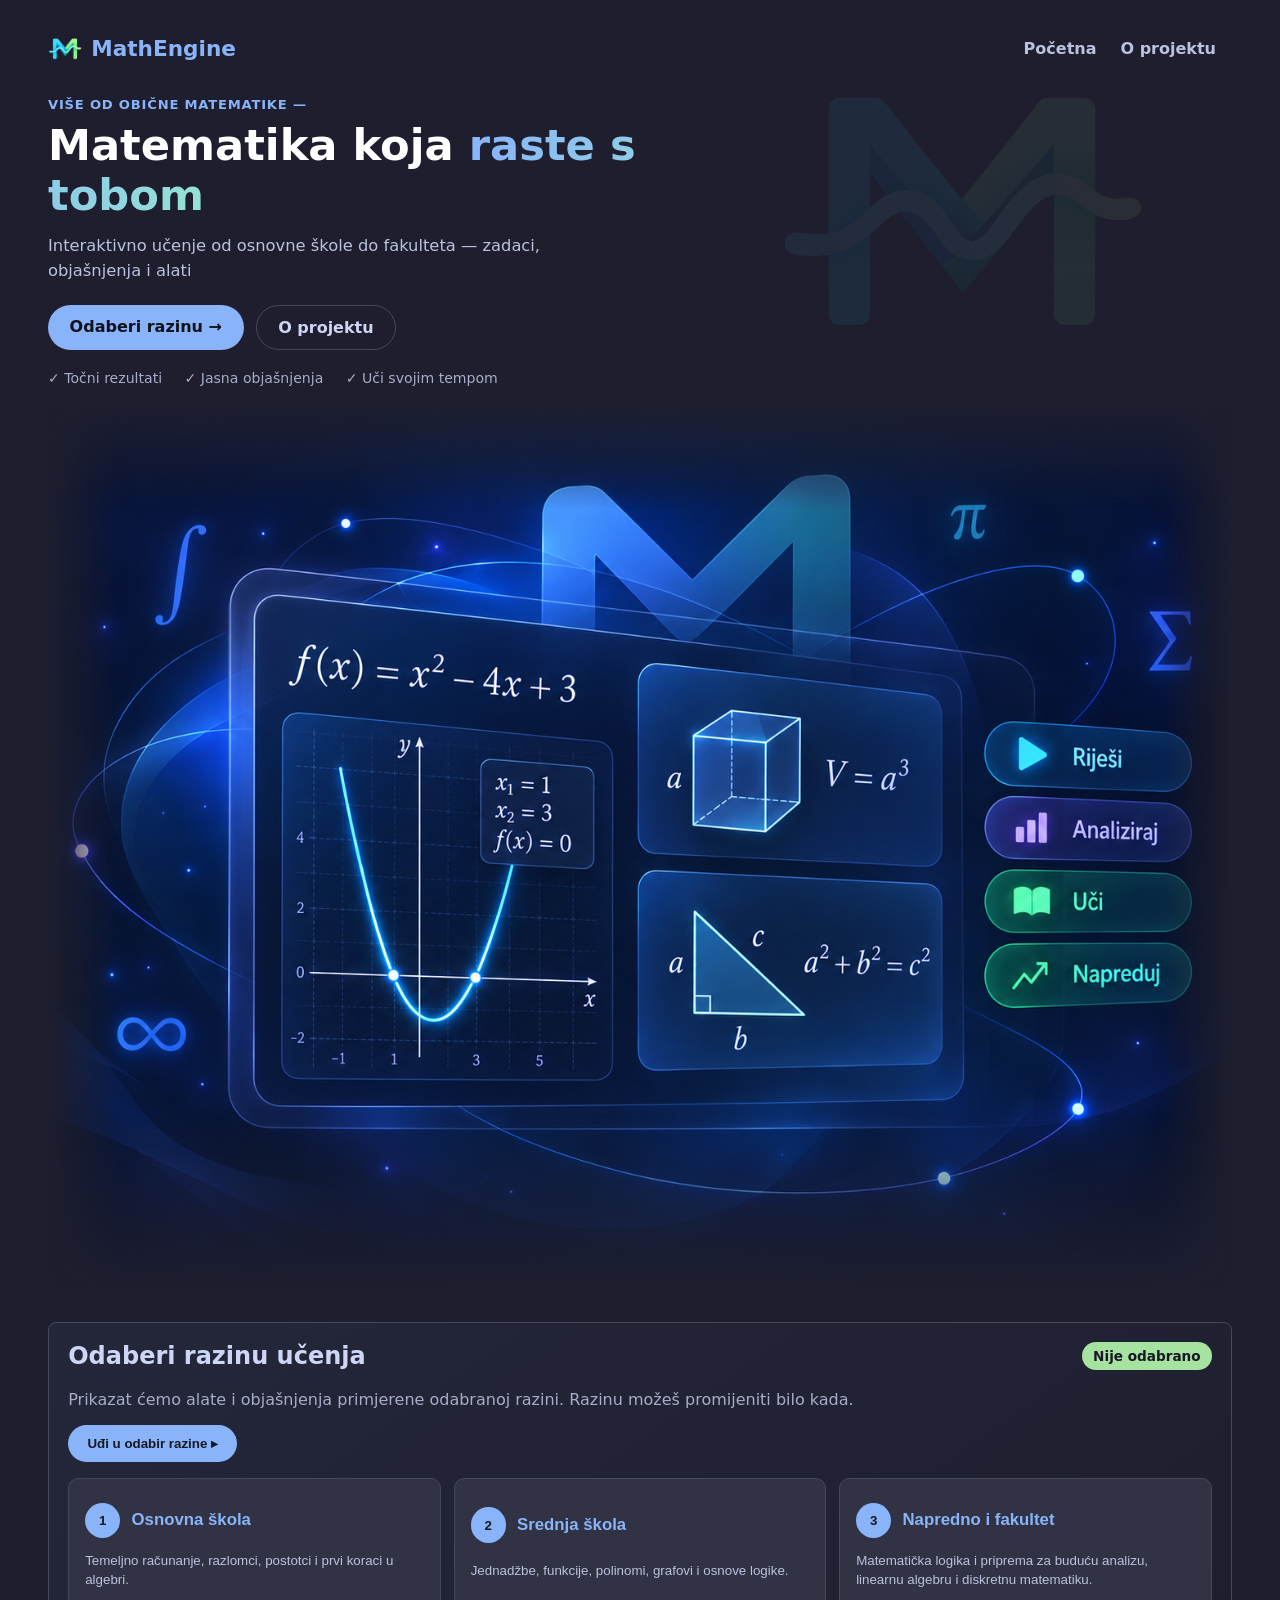
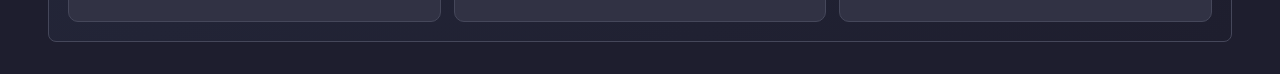
<file: web/index.html>
﻿<!DOCTYPE html>
<html lang="hr">
<head>
    <meta charset="UTF-8">
    <meta name="viewport" content="width=device-width, initial-scale=1.0">
    <title>MathEngine</title>
    <link rel="icon" type="image/png" sizes="32x32" href="icons/favicon-32x32.png">
    <link rel="icon" type="image/png" sizes="16x16" href="icons/favicon-16x16.png">
    <link rel="apple-touch-icon" sizes="180x180" href="icons/apple-touch-icon.png">
    <link rel="icon" type="image/png" sizes="192x192" href="icons/icon-192.png">
    <link rel="icon" type="image/png" sizes="512x512" href="icons/icon-512.png">
    <link rel="stylesheet" href="style.css">
    <!-- Cloudflare Web Analytics -->
    <script defer src="https://static.cloudflareinsights.com/beacon.min.js" data-cf-beacon='{"token": "a061b12332624d3bb9972b17decdcf24"}'></script>
    <!-- End Cloudflare Web Analytics -->
</head>
<body>
    <main>
        <header class="app-header">
            <div class="app-brand">
                <img src="icons/mathengine-logo.png" alt="MathEngine logo" class="app-logo">
                <h1>MathEngine</h1>
            </div>
            <nav class="app-nav" aria-label="Glavna navigacija">
                <a href="#top" id="nav-home">Početna</a>
                <a href="about.html">O projektu</a>
            </nav>
            <div class="app-header-actions">
                <p id="current-learning-level" class="current-learning-level" hidden></p>
                <button type="button" id="change-learning-level" class="change-level-button" hidden>Izbor škole</button>
            </div>
        </header>

        <section id="top" class="hero">
            <div class="hero-copy">
                <span class="hero-kicker">Više od obične matematike —</span>
                <h2>Matematika koja <span class="hero-highlight">raste s tobom</span></h2>
                <p class="hero-subtitle">Interaktivno učenje od osnovne škole do fakulteta — zadaci, objašnjenja i alati </p>
                <div class="hero-cta">
                    <a href="#learning-levels" class="hero-button hero-button-primary">Odaberi razinu →</a>
                    <a href="about.html" class="hero-button hero-button-secondary">O projektu</a>
                </div>
                <ul class="hero-trust">
                    <li>✓ Točni rezultati</li>
                    <li>✓ Jasna objašnjenja</li>
                    <li>✓ Uči svojim tempom</li>
                </ul>
            </div>
            <div class="hero-visual">
                <img src="icons/hero-illustration.png" alt="Prikaz alata MathEngine: rjesavanje jednadzbi, grafovi funkcija i geometrijski izracuni" width="1448" height="1086">
            </div>
        </section>

        <section id="learning-levels" class="learning-levels" aria-labelledby="learning-level-title">
            <div class="level-heading">
                <div>
                    <h2 id="learning-level-title">Odaberi razinu učenja</h2>
                    <p>Prikazat ćemo alate i objašnjenja primjerene odabranoj razini. Razinu možeš promijeniti bilo kada.</p>
                </div>
                <span id="active-level-label" class="level-badge">Nije odabrano</span>
            </div>
            <button type="button" id="learning-levels-enter" class="level-enter-button">Uđi u odabir razine ▸</button>
            <div id="learning-levels-grid" class="level-grid" hidden>
                <button type="button" class="level-card" data-level="primary" aria-pressed="false">
                    <span class="level-card-icon" aria-hidden="true">1</span>
                    <strong>Osnovna škola</strong>
                    <span>Temeljno računanje, razlomci, postotci i prvi koraci u algebri.</span>
                </button>
                <button type="button" class="level-card" data-level="secondary" aria-pressed="false">
                    <span class="level-card-icon" aria-hidden="true">2</span>
                    <strong>Srednja škola</strong>
                    <span>Jednadžbe, funkcije, polinomi, grafovi i osnove logike.</span>
                </button>
                <button type="button" class="level-card" data-level="advanced" aria-pressed="false">
                    <span class="level-card-icon" aria-hidden="true">3</span>
                    <strong>Napredno i fakultet</strong>
                    <span>Matematička logika i priprema za buduću analizu, linearnu algebru i diskretnu matematiku.</span>
                </button>
            </div>
        </section>
    </main>

    <script src="app.js"></script>
</body>
</html>
</file>
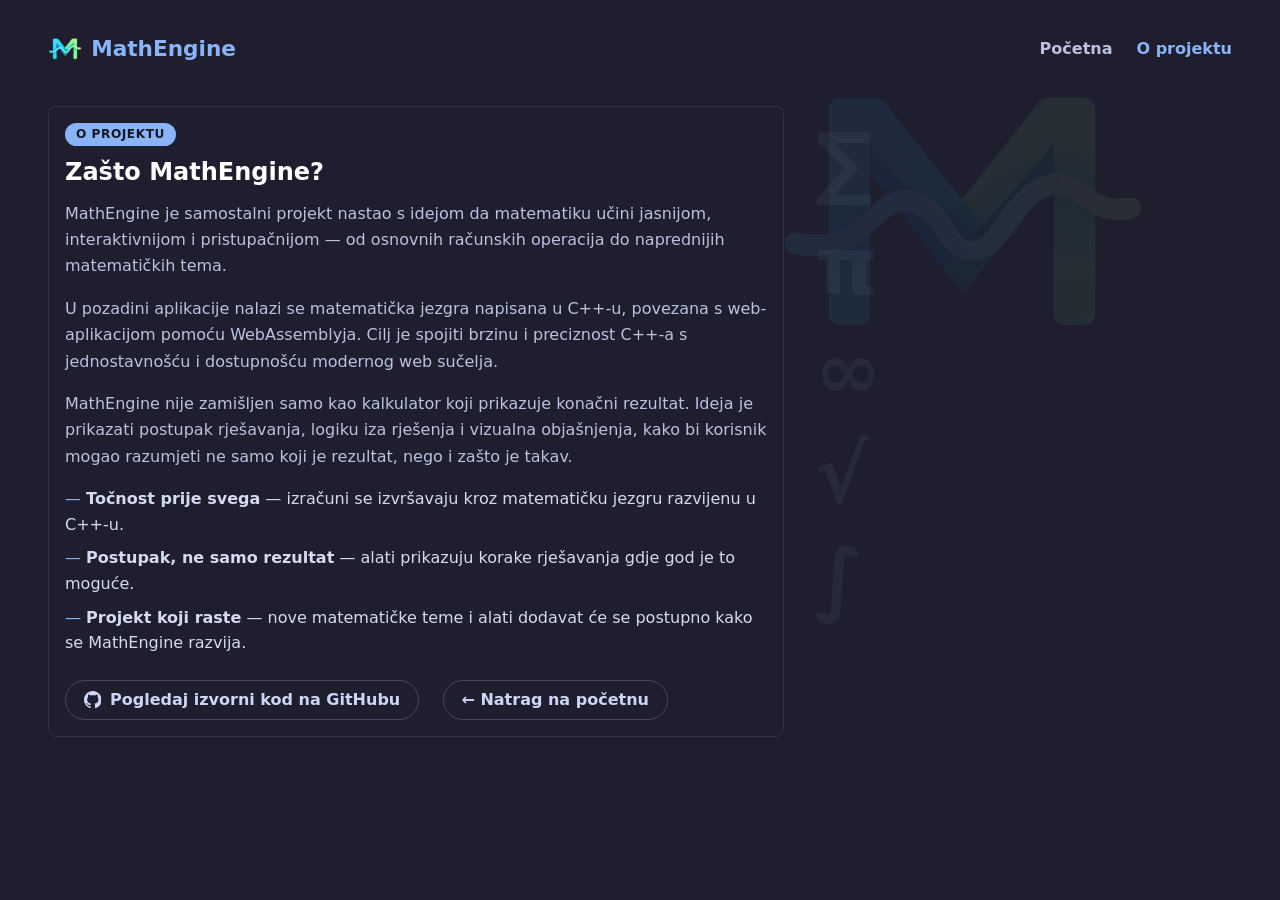
<file: web/about.html>
<!DOCTYPE html>
<html lang="hr">
<head>
    <meta charset="UTF-8">
    <meta name="viewport" content="width=device-width, initial-scale=1.0">
    <title>O projektu — MathEngine</title>
    <link rel="icon" type="image/png" sizes="32x32" href="icons/favicon-32x32.png">
    <link rel="icon" type="image/png" sizes="16x16" href="icons/favicon-16x16.png">
    <link rel="apple-touch-icon" sizes="180x180" href="icons/apple-touch-icon.png">
    <link rel="icon" type="image/png" sizes="192x192" href="icons/icon-192.png">
    <link rel="icon" type="image/png" sizes="512x512" href="icons/icon-512.png">
    <link rel="stylesheet" href="style.css">
    <!-- Cloudflare Web Analytics -->
    <script defer src="https://static.cloudflareinsights.com/beacon.min.js" data-cf-beacon='{"token": "a061b12332624d3bb9972b17decdcf24"}'></script>
    <!-- End Cloudflare Web Analytics -->
</head>
<body>
    <main>
        <header class="app-header">
            <div class="app-brand">
                <img src="icons/mathengine-logo.png" alt="MathEngine logo" class="app-logo">
                <h1>MathEngine</h1>
            </div>
            <nav class="app-nav" aria-label="Glavna navigacija">
                <a href="index.html">Početna</a>
                <a href="about.html" class="active">O projektu</a>
            </nav>
        </header>

        <section class="about-section">
            <div class="about-decor" aria-hidden="true">
                <span>∑</span>
                <span>π</span>
                <span>∞</span>
                <span>√</span>
                <span>∫</span>
            </div>
            <span class="about-kicker">O projektu</span>
            <h2>Zašto MathEngine?</h2>
            <p>MathEngine je samostalni projekt nastao s idejom da matematiku učini jasnijom, interaktivnijom i pristupačnijom — od osnovnih računskih operacija do naprednijih matematičkih tema.</p>
            <p>U pozadini aplikacije nalazi se matematička jezgra napisana u C++-u, povezana s web-aplikacijom pomoću WebAssemblyja. Cilj je spojiti brzinu i preciznost C++-a s jednostavnošću i dostupnošću modernog web sučelja.</p>
            <p>MathEngine nije zamišljen samo kao kalkulator koji prikazuje konačni rezultat. Ideja je prikazati postupak rješavanja, logiku iza rješenja i vizualna objašnjenja, kako bi korisnik mogao razumjeti ne samo koji je rezultat, nego i zašto je takav.</p>
            <ul class="about-points">
                <li><strong>Točnost prije svega</strong> — izračuni se izvršavaju kroz matematičku jezgru razvijenu u C++-u.</li>
                <li><strong>Postupak, ne samo rezultat</strong> — alati prikazuju korake rješavanja gdje god je to moguće.</li>
                <li><strong>Projekt koji raste</strong> — nove matematičke teme i alati dodavat će se postupno kako se MathEngine razvija.</li>
            </ul>
            <div class="about-actions">
                <a href="https://github.com/StjepanVelc/MathEngine" class="about-github-button" target="_blank" rel="noopener">
                    <svg viewBox="0 0 16 16" class="about-github-icon" aria-hidden="true" focusable="false">
                        <path fill="currentColor" d="M8 0C3.58 0 0 3.58 0 8c0 3.54 2.29 6.53 5.47 7.59.4.07.55-.17.55-.38 0-.19-.01-.82-.01-1.49-2.01.37-2.53-.49-2.69-.94-.09-.23-.48-.94-.82-1.13-.28-.15-.68-.52-.01-.53.63-.01 1.08.58 1.23.82.72 1.21 1.87.87 2.33.66.07-.52.28-.87.51-1.07-1.78-.2-3.64-.89-3.64-3.95 0-.87.31-1.59.82-2.15-.08-.2-.36-1.02.08-2.12 0 0 .67-.21 2.2.82.64-.18 1.32-.27 2-.27.68 0 1.36.09 2 .27 1.53-1.04 2.2-.82 2.2-.82.44 1.1.16 1.92.08 2.12.51.56.82 1.27.82 2.15 0 3.07-1.87 3.75-3.65 3.95.29.25.54.73.54 1.48 0 1.07-.01 1.93-.01 2.2 0 .21.15.46.55.38A8.01 8.01 0 0 0 16 8c0-4.42-3.58-8-8-8Z"/>
                    </svg>
                    <span>Pogledaj izvorni kod na GitHubu</span>
                </a>
                <a href="index.html" class="hero-button hero-button-secondary about-back">← Natrag na početnu</a>
            </div>
        </section>
    </main>
</body>
</html>
</file>
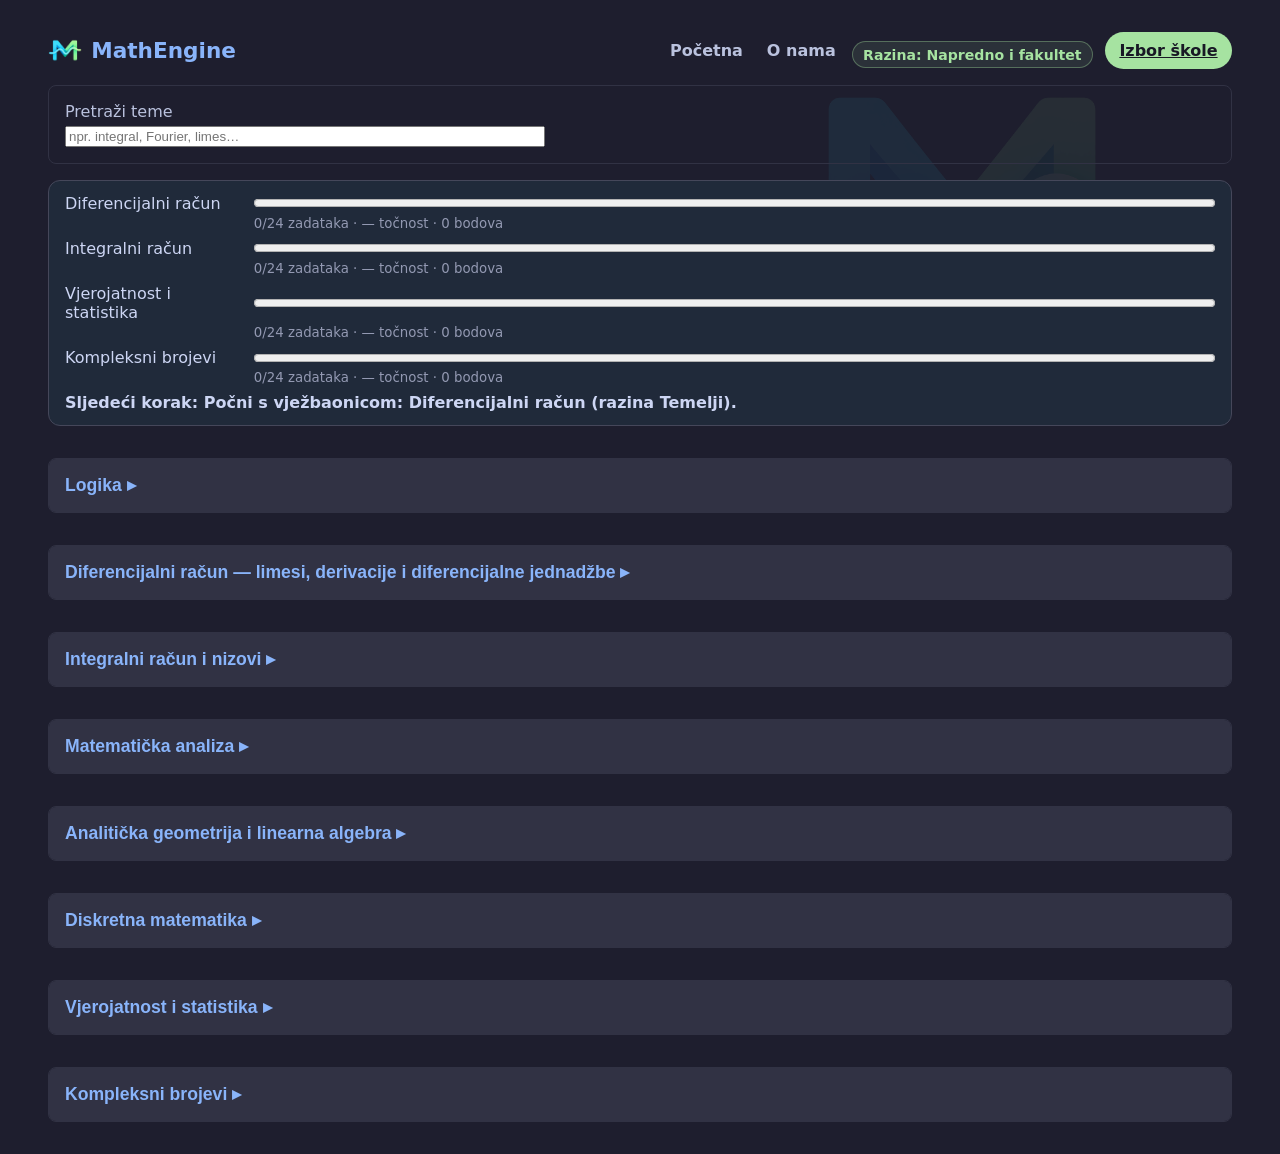
<file: web/fakultet.html>
<!DOCTYPE html>
<html lang="hr">
<head>
	<meta charset="UTF-8">
	<meta name="viewport" content="width=device-width, initial-scale=1.0">
	<title>Napredno i fakultet — MathEngine</title>
	<link rel="icon" type="image/png" sizes="32x32" href="icons/favicon-32x32.png">
	<link rel="icon" type="image/png" sizes="16x16" href="icons/favicon-16x16.png">
	<link rel="apple-touch-icon" sizes="180x180" href="icons/apple-touch-icon.png">
	<link rel="icon" type="image/png" sizes="192x192" href="icons/icon-192.png">
	<link rel="icon" type="image/png" sizes="512x512" href="icons/icon-512.png">
	<link rel="stylesheet" href="style.css?v=dc2">
	<!-- Cloudflare Web Analytics -->
	<script defer src="https://static.cloudflareinsights.com/beacon.min.js" data-cf-beacon='{"token": "a061b12332624d3bb9972b17decdcf24"}'></script>
	<!-- End Cloudflare Web Analytics -->
</head>
<body data-learning-level="advanced">
	<main>
		<header class="app-header">
			<div class="app-brand">
				<img src="icons/mathengine-logo.png" alt="MathEngine logo" class="app-logo">
				<h1>MathEngine</h1>
			</div>
			<nav class="app-nav" aria-label="Glavna navigacija">
				<a href="index.html">Početna</a>
				<a href="about.html">O nama</a>
			</nav>
			<div class="app-header-actions">
				<p class="current-learning-level">Razina: Napredno i fakultet</p>
				<a href="index.html" class="change-level-button">Izbor škole</a>
			</div>
		</header>

		<section id="topic-search-box" class="topic-search">
			<label>Pretraži teme<input id="topic-search" type="search" maxlength="60" placeholder="npr. integral, Fourier, limes…" autocomplete="off"></label>
			<ul id="topic-search-results" hidden></ul>
		</section>

		<section id="progress-overview" class="progress-overview" aria-label="Pregled napretka"></section>

		<section id="status">
			<p>Učitavam WASM modul…</p>
		</section>

        <section class="chapter" data-levels="secondary advanced" hidden>
            <button class="chapter-toggle" aria-expanded="false">Logika ▸</button>
            <div class="chapter-body" hidden>
                <div class="subchapter-nav">
                    <button type="button" class="subchapter-toggle" data-panel="panel-propositional" data-levels="secondary advanced">Iskazna logika</button>
                    <button type="button" class="subchapter-toggle" data-panel="panel-predicate" data-levels="advanced">Predikatna logika</button>
                    <button type="button" class="subchapter-toggle" data-panel="panel-formalization" data-levels="secondary advanced">Formalizacija rečenica</button>
                </div>

                <!-- Podpoglavlje: Iskazna logika -->
                <div id="panel-propositional" class="subchapter-panel" data-levels="secondary advanced" hidden>
                    <h2>Iskazna logika</h2>
                    <p class="tool-description">Provjerava strukturu i istinitost logičkih formula te izrađuje tablicu istinitosti i normalne forme.</p>
                    <p>Podržani operatori: ¬ (negacija), ∧ (konjunkcija), ∨ (disjunkcija), → (implikacija), ↔ (ekvivalencija), zagrade i varijable.<br>
                       Možeš tipkati i ASCII: <code>! &amp; | -&gt; &lt;-&gt;</code></p>
                    <div class="symbol-palette" data-target="logic-input">
                        <button type="button" data-symbol="¬">¬</button>
                        <button type="button" data-symbol="∧">∧</button>
                        <button type="button" data-symbol="∨">∨</button>
                        <button type="button" data-symbol="→">→</button>
                        <button type="button" data-symbol="↔">↔</button>
                        <button type="button" data-symbol="(">(</button>
                        <button type="button" data-symbol=")">)</button>
                    </div>
                    <input type="text" maxlength="200" id="logic-input" class="formula-input" placeholder="npr. (p ∧ ¬q) → r" autocomplete="off">
                    <p id="logic-parsed" class="parsed"></p>
                    <div id="logic-vars"></div>
                    <p>Rezultat: <output id="logic-result">—</output></p>
                    <div id="logic-classification" class="analysis-box"></div>
                    <details id="normal-forms-box" class="analysis-box" hidden>
                        <summary>Normalne forme</summary>
                        <dl>
                            <dt>NNF</dt><dd id="logic-nnf"></dd>
                            <dt>Transformirani CNF</dt><dd id="logic-cnf"></dd>
                            <dt>Kanonski CNF</dt><dd id="logic-canonical-cnf"></dd>
                            <dt>Transformirani DNF</dt><dd id="logic-dnf"></dd>
                            <dt>Kanonski DNF</dt><dd id="logic-canonical-dnf"></dd>
                        </dl>
                    </details>
                    <button type="button" id="truth-table-btn">Tablica istinitosti</button>
                    <div id="truth-table-box"></div>
                </div>

                <!-- Podpoglavlje: Predikatna logika -->
                <div id="panel-predicate" class="subchapter-panel" data-levels="advanced" hidden>
                    <h2>Predikatna logika</h2>
                    <p class="tool-description">Evaluira predikate i kvantifikatore nad konačnom domenom koju sam zadaješ.</p>
                    <p>Kvantifikatori: ∀ (za svaki), ∃ (postoji); predikati kao <code>P(x)</code>, <code>Manji(x, y)</code>; veznici kao u iskaznoj logici.<br>
                       Jednakost: <code>x = y</code>; nejednakost: <code>x ≠ y</code> ili <code>x != y</code>.<br>
                       ASCII: <code>forall x</code>, <code>exists x</code></p>
                    <div class="symbol-palette" data-target="pred-input">
                        <button type="button" data-symbol="∀">∀</button>
                        <button type="button" data-symbol="∃">∃</button>
                        <button type="button" data-symbol="¬">¬</button>
                        <button type="button" data-symbol="∧">∧</button>
                        <button type="button" data-symbol="∨">∨</button>
                        <button type="button" data-symbol="→">→</button>
                        <button type="button" data-symbol="↔">↔</button>
                        <button type="button" data-symbol="=">=</button>
                        <button type="button" data-symbol="≠">≠</button>
                        <button type="button" data-symbol="(">(</button>
                        <button type="button" data-symbol=")">)</button>
                    </div>
                    <input type="text" maxlength="200" id="pred-input" class="formula-input" placeholder="npr. ∀x ∃y Manji(x, y)" autocomplete="off">
                    <p id="pred-parsed" class="parsed"></p>
                    <p id="pred-highlighted" class="predicate-highlight" aria-label="Označene varijable"></p>
                    <h3>Interpretacija (konačna domena)</h3>
                    <label>Domena (elementi odvojeni zarezom):<br>
                        <input type="text" maxlength="200" id="pred-domain" class="formula-input" placeholder="npr. 1,2,3" autocomplete="off">
                    </label>
                    <p id="pred-free-vars" class="parsed"></p>
                    <p id="pred-bound-vars" class="parsed"></p>
                    <div id="pred-interpretation" class="parsed"></div>
                    <button type="button" id="pred-eval">Evaluiraj</button>
                    <p>Rezultat: <output id="pred-result">—</output></p>
                </div>

                <!-- Podpoglavlje: Formalizacija rečenica -->
                <div id="panel-formalization" class="subchapter-panel" data-levels="secondary advanced" hidden>
                    <h2>Formalizacija rečenica</h2>
                    <p class="tool-description">Vježba prevođenje rečenica iz svakodnevnog jezika u precizne logičke formule.</p>
                    <p>Prevedi rečenicu na jezik logike. Prihvaća se svaka logički ekvivalentna formula.</p>
                    <div class="difficulty-nav">
                        <button type="button" class="difficulty-btn" data-difficulty="pocetna">Početna</button>
                        <button type="button" class="difficulty-btn" data-difficulty="srednja">Srednja</button>
                        <button type="button" class="difficulty-btn" data-difficulty="napredna">Napredna</button>
                    </div>
                    <p id="form-progress" class="progress"></p>
                    <div class="form-actions">
                        <button type="button" id="form-reset-current">Resetiraj odabranu težinu</button>
                        <button type="button" id="form-reset-all">Resetiraj sve</button>
                    </div>
                    <div id="form-exercise" hidden>
                        <p id="form-sentence" class="sentence"></p>
                        <p id="form-legend" class="legend"></p>
                        <div class="symbol-palette" data-target="form-input">
                            <button type="button" data-symbol="¬">¬</button>
                            <button type="button" data-symbol="∧">∧</button>
                            <button type="button" data-symbol="∨">∨</button>
                            <button type="button" data-symbol="→">→</button>
                            <button type="button" data-symbol="↔">↔</button>
                            <button type="button" data-symbol="(">(</button>
                            <button type="button" data-symbol=")">)</button>
                        </div>
                        <input type="text" maxlength="200" id="form-input" class="formula-input" placeholder="upiši formulu…" autocomplete="off">
                        <div class="form-actions">
                            <button type="button" id="form-check">Provjeri</button>
                            <button type="button" id="form-next">Sljedeći zadatak</button>
                        </div>
                        <p id="form-feedback" class="parsed"></p>
                        <p id="form-explanation" class="explanation" hidden></p>
                    </div>
                </div>
            </div>
        </section>

        <section class="chapter differential-calculus-chapter" data-levels="advanced" hidden>
            <button class="chapter-toggle" aria-expanded="false">Diferencijalni račun — limesi, derivacije i diferencijalne jednadžbe ▸</button>
            <div class="chapter-body" hidden>
                <header class="mathematical-analysis-hero"><div><span class="mathematical-analysis-kicker">Limesi i derivacije</span><h2>Diferencijalni račun realne funkcije jedne varijable</h2><p>Limesi, neprekidnost, derivacija kao nagib tangente, pravila deriviranja, teoremi srednje vrijednosti, ispitivanje toka funkcije i diferencijalne jednadžbe prvog reda — s grafovima i objašnjenjem svakog koraka. Podržano: sin, cos, tan, exp, ln, sqrt, abs, asin, acos, atan, sinh, cosh, tanh, pi, e; beskonačnost upiši kao inf ili -inf.</p></div></header>
                <nav class="mathematical-analysis-nav" aria-label="Područja diferencijalnog računa">
                    <button type="button" class="mathematical-analysis-toggle dc-toggle" data-panel="dc-limit">Limesi</button>
                    <button type="button" class="mathematical-analysis-toggle dc-toggle" data-panel="dc-continuity">Neprekidnost</button>
                    <button type="button" class="mathematical-analysis-toggle dc-toggle" data-panel="dc-tangent">Derivacija i tangenta</button>
                    <button type="button" class="mathematical-analysis-toggle dc-toggle" data-panel="dc-rules">Pravila deriviranja</button>
                    <button type="button" class="mathematical-analysis-toggle dc-toggle" data-panel="dc-mean">Rolle i Lagrange</button>
                    <button type="button" class="mathematical-analysis-toggle dc-toggle" data-panel="dc-study">Tok funkcije</button>
                    <button type="button" class="mathematical-analysis-toggle dc-toggle" data-panel="ic-ode">Diferencijalne jednadžbe</button>
                    <button type="button" class="mathematical-analysis-toggle dc-toggle" data-panel="dc-practice">Vježbaonica</button>
                </nav>

                <div id="dc-limit" class="mathematical-analysis-panel dc-panel"><div class="mathematical-analysis-layout"><div>
                    <span class="mathematical-analysis-chip">lim</span><h2>Limes funkcije</h2>
                    <p class="tool-description">Limes opisuje kamo teže vrijednosti f(x) kad se x približava točki a, a ne vrijednost u samoj točki. Gledamo obje strane (slijeva i zdesna); limes postoji samo ako se slažu.</p>
                    <label>Izraz f(x)<input id="dc-limit-expression" type="text" maxlength="200" value="sin(x)/x"></label>
                    <label>x teži prema (broj, inf ili -inf)<input id="dc-limit-point" type="text" maxlength="30" value="0"></label>
                    <button id="dc-limit-calculate" type="button">Izračunaj limes</button>
                    <div id="dc-limit-result" class="result-grid"></div>
                    <canvas id="dc-limit-canvas" width="640" height="320" role="img" aria-label="Graf funkcije u okolini točke limesa"></canvas>
                    <div id="dc-limit-table" class="mathematical-analysis-table"></div>
                    <div id="dc-limit-steps" class="mathematical-analysis-steps"></div>
                </div></div></div>

                <div id="dc-continuity" class="mathematical-analysis-panel dc-panel" hidden><div class="mathematical-analysis-layout"><div>
                    <span class="mathematical-analysis-chip">neprekidnost</span><h2>Neprekidnost i vrste prekida</h2>
                    <p class="tool-description">f je neprekidna u a ako je f(a) definiran, limes u a postoji i jednak je f(a). Inače razlikujemo uklonjiv prekid, skok, beskonačni prekid i oscilaciju.</p>
                    <label>Izraz f(x)<input id="dc-cont-expression" type="text" maxlength="200" value="(x^2-1)/(x-1)"></label>
                    <label>Točka a<input id="dc-cont-point" type="number" step="any" value="1"></label>
                    <button id="dc-cont-calculate" type="button">Provjeri</button>
                    <div id="dc-cont-result" class="result-grid"></div>
                    <canvas id="dc-cont-canvas" width="640" height="300" role="img" aria-label="Graf funkcije oko točke prekida"></canvas>
                    <div id="dc-cont-steps" class="mathematical-analysis-steps"></div>
                </div></div></div>

                <div id="dc-tangent" class="mathematical-analysis-panel dc-panel" hidden><div class="mathematical-analysis-layout"><div>
                    <span class="mathematical-analysis-chip">f′(a)</span><h2>Derivacija po definiciji, tangenta i normala</h2>
                    <p class="tool-description">Derivacija je limes nagiba sekante kad se druga točka približava prvoj. Klizačem smanji h i gledaj kako sekanta prelazi u tangentu.</p>
                    <label>Izraz f(x)<input id="dc-tan-expression" type="text" maxlength="200" value="x^2"></label>
                    <label>Točka a<input id="dc-tan-point" type="number" step="any" value="1"></label>
                    <button id="dc-tan-calculate" type="button">Izračunaj</button>
                    <label>Udaljenost h druge točke (sekanta): <output id="dc-tan-h-label">1</output><input id="dc-tan-h" type="range" min="-3" max="0.7" step="0.01" value="0"></label>
                    <div id="dc-tan-result" class="result-grid"></div>
                    <canvas id="dc-tan-canvas" width="640" height="340" role="img" aria-label="Sekanta koja prelazi u tangentu"></canvas>
                    <div id="dc-tan-table" class="mathematical-analysis-table"></div>
                    <div id="dc-tan-steps" class="mathematical-analysis-steps"></div>
                </div></div></div>

                <div id="dc-rules" class="mathematical-analysis-panel dc-panel" hidden><div class="mathematical-analysis-layout"><div>
                    <span class="mathematical-analysis-chip">(f)′</span><h2>Pravila deriviranja</h2>
                    <p class="tool-description">Simbolička derivacija s objašnjenjem koje je pravilo primijenjeno u kojem koraku: zbroj, produkt, kvocijent, potencija i lančano pravilo.</p>
                    <label>Izraz f(x)<input id="dc-rules-expression" type="text" maxlength="200" value="x^2*sin(x)"></label>
                    <label>Red derivacije<input id="dc-rules-order" type="number" min="1" max="10" step="1" value="1"></label>
                    <button id="dc-rules-calculate" type="button">Derivirati</button>
                    <div id="dc-rules-result" class="result-grid"></div>
                    <div id="dc-rules-steps" class="mathematical-analysis-steps"></div>
                </div></div></div>

                <div id="dc-mean" class="mathematical-analysis-panel dc-panel" hidden><div class="mathematical-analysis-layout"><div>
                    <span class="mathematical-analysis-chip">c ∈ (a, b)</span><h2>Rolleov i Lagrangeov teorem</h2>
                    <p class="tool-description">Ako je f neprekidna na [a, b] i derivabilna na (a, b), postoji točka c u kojoj je tangenta paralelna sekanti kroz krajeve. Ako je još f(a) = f(b), tangenta je vodoravna (Rolle).</p>
                    <label>Izraz f(x)<input id="dc-mean-expression" type="text" maxlength="200" value="x^2"></label>
                    <label>a<input id="dc-mean-a" type="number" step="any" value="0"></label>
                    <label>b<input id="dc-mean-b" type="number" step="any" value="2"></label>
                    <button id="dc-mean-calculate" type="button">Primijeni teorem</button>
                    <div id="dc-mean-result" class="result-grid"></div>
                    <canvas id="dc-mean-canvas" width="640" height="340" role="img" aria-label="Sekanta i tangente paralelne sekanti"></canvas>
                    <div id="dc-mean-steps" class="mathematical-analysis-steps"></div>
                </div></div></div>

                <div id="dc-study" class="mathematical-analysis-panel dc-panel" hidden><div class="mathematical-analysis-layout"><div>
                    <span class="mathematical-analysis-chip">tok funkcije</span><h2>Ispitivanje toka funkcije</h2>
                    <p class="tool-description">Domena, nultočke, f′ (monotonost i ekstremi), f″ (zakrivljenost i infleksije) i asimptote. Plavo je f, narančasto f′, zeleno f″.</p>
                    <label>Izraz f(x)<input id="dc-study-expression" type="text" maxlength="200" value="x^3-3x"></label>
                    <label>Od x<input id="dc-study-min" type="number" step="any" value="-3"></label>
                    <label>Do x<input id="dc-study-max" type="number" step="any" value="3"></label>
                    <button id="dc-study-calculate" type="button">Ispitaj funkciju</button>
                    <div id="dc-study-result" class="result-grid"></div>
                    <canvas id="dc-study-canvas" width="720" height="420" role="img" aria-label="Graf funkcije s ekstremima, infleksijama i asimptotama"></canvas>
                    <div id="dc-study-steps" class="mathematical-analysis-steps"></div>
                </div></div></div>

                <div id="ic-ode" class="mathematical-analysis-panel dc-panel" hidden><div class="mathematical-analysis-layout"><div>
                    <span class="mathematical-analysis-chip">y′ = …</span><h2>Diferencijalne jednadžbe prvog reda</h2>
                    <p class="tool-description">Separabilna y′ = g(x)·h(y), linearna y′ + p(x)y = q(x), rast/raspad y′ = ky i logistički model. Za modele upiši parametre u polja x₀ (k ili r), y₀ i K.</p>
                    <label>Vrsta<select id="ic-ode-kind"><option value="separable">Separabilna: p1 = g(x), p2 = h(y)</option><option value="linear">Linearna: p1 = p(x), p2 = q(x)</option><option value="growth">Rast/raspad: x₀ = k</option><option value="logistic">Logistički: x₀ = r, K</option></select></label>
                    <label>p1<input id="ic-ode-p1" type="text" maxlength="200" value="2*x"></label>
                    <label>p2<input id="ic-ode-p2" type="text" maxlength="200" value="y"></label>
                    <label>x₀ (ili k, r)<input id="ic-ode-x0" type="number" step="any" value="0"></label>
                    <label>y₀<input id="ic-ode-y0" type="number" step="any" value="1"></label>
                    <label>Kraj intervala<input id="ic-ode-end" type="number" step="any" value="2"></label>
                    <label>K (kapacitet)<input id="ic-ode-k" type="number" step="any" value="100"></label>
                    <label><input id="ic-ode-initial" type="checkbox" checked> Početni uvjet y(x₀) = y₀</label>
                    <button id="ic-ode-calculate" type="button">Riješi</button>
                    <div id="ic-ode-result" class="result-grid"></div>
                    <canvas id="ic-ode-canvas" width="680" height="340" role="img" aria-label="Graf rješenja diferencijalne jednadžbe"></canvas>
                    <div id="ic-ode-steps" class="mathematical-analysis-steps"></div>
                </div></div></div>

                <div id="dc-practice" class="mathematical-analysis-panel dc-panel" hidden><div id="dc-practice-root"></div></div>
            </div>
        </section>

        <section class="chapter integral-calculus-chapter" data-levels="advanced" hidden>
            <button class="chapter-toggle" aria-expanded="false">Integralni račun i nizovi ▸</button>
            <div class="chapter-body" hidden>
                <header class="mathematical-analysis-hero"><div><span class="mathematical-analysis-kicker">Integrali</span><h2>Integralni račun jedne varijable</h2><p>Osnovni integrali, neodređeni integral, Riemannove sume, određeni integral i površine, nepravi integrali, volumen i duljina luka te nizovi i indukcija — s grafovima i koracima. Beskonačnost se bira u izborniku.</p></div></header>
                <nav class="mathematical-analysis-nav" aria-label="Područja integralnog računa">
                    <button type="button" class="mathematical-analysis-toggle ic-toggle" data-panel="ic-basic">Osnovni integrali</button>
                    <button type="button" class="mathematical-analysis-toggle ic-toggle" data-panel="ic-indefinite">Neodređeni integral</button>
                    <button type="button" class="mathematical-analysis-toggle ic-toggle" data-panel="ic-riemann">Riemannove sume</button>
                    <button type="button" class="mathematical-analysis-toggle ic-toggle" data-panel="ic-definite">Određeni integral i površina</button>
                    <button type="button" class="mathematical-analysis-toggle ic-toggle" data-panel="ic-improper">Nepravi integrali</button>
                    <button type="button" class="mathematical-analysis-toggle ic-toggle" data-panel="ic-seq">Nizovi i indukcija</button>
                                        data-panel="ic-apps">Volumen i duljina luka</button>
                                                            <button type="button" class="mathematical-analysis-toggle ic-toggle" data-panel="ic-multi">Dvostruki i trostruki integrali</button>
                                                            <button type="button" class="mathematical-analysis-toggle ic-toggle" data-panel="ic-fourier">Fourierovi redovi</button>
                                        <button type="button" class="mathematical-analysis-toggle ic-toggle" data-panel="ic-practice">Vježbaonica</button>
                </nav>

                <div id="ic-basic" class="mathematical-analysis-panel ic-panel"><div class="mathematical-analysis-layout"><div>
                    <span class="mathematical-analysis-chip">∫ — početak</span><h2>Osnovni integrali: od čega krećemo</h2>
                    <p class="tool-description">Integriranje je obrnuto deriviranju: F je primitivna funkcija od f ako je F′ = f. Zato je neodređeni integral ∫ f(x) dx = F(x) + C, gdje C označava proizvoljnu konstantu. Određeni integral ∫ₐᵇ f(x) dx = F(b) − F(a) daje površinu ispod grafa (Newton–Leibniz).</p>
                    <div class="mathematical-analysis-steps">
                        <div class="mathematical-analysis-step"><span>1</span><p>Potencija: ∫ xⁿ dx = xⁿ⁺¹/(n+1) + C, za n ≠ −1. Primjer: ∫ x² dx = x³/3 + C.</p></div>
                        <div class="mathematical-analysis-step"><span>2</span><p>Konstanta i linearnost: ∫ k·f dx = k·∫ f dx, ∫ (f+g) dx = ∫ f dx + ∫ g dx. Primjer: ∫ (3x² + 2) dx = x³ + 2x + C.</p></div>
                        <div class="mathematical-analysis-step"><span>3</span><p>Posebne funkcije: ∫ 1/x dx = ln|x| + C, ∫ eˣ dx = eˣ + C, ∫ sin x dx = −cos x + C, ∫ cos x dx = sin x + C.</p></div>
                        <div class="mathematical-analysis-step"><span>4</span><p>Određeni integral: ∫₀² x² dx = [x³/3]₀² = 8/3 ≈ 2,6667.</p></div>
                        <div class="mathematical-analysis-step"><span>5</span><p>Redoslijed učenja: osnovni integrali → neodređeni integral (alat) → Riemannove sume (zašto integral radi) → određeni integral i površina → nepravi integrali → volumen i duljina luka.</p></div>
                    </div>
                </div></div></div>

                <div id="ic-riemann" class="mathematical-analysis-panel ic-panel"><div class="mathematical-analysis-layout"><div>
                    <span class="mathematical-analysis-chip">Σ f(xᵢ)Δx</span><h2>Riemannove sume</h2>
                    <p class="tool-description">Plavo je f, narančasti pravokutnici su aproksimacija. Povećaj n i gledaj kako suma teži integralu.</p>
                    <label>Izraz f(x)<input id="ic-rie-expression" type="text" maxlength="200" value="x^2"></label>
                    <label>a<input id="ic-rie-a" type="number" step="any" value="0"></label>
                    <label>b<input id="ic-rie-b" type="number" step="any" value="2"></label>
                    <label>Podintervala n: <output id="ic-rie-n-label">8</output><input id="ic-rie-n" type="range" min="1" max="200" step="1" value="8"></label>
                    <label>Metoda<select id="ic-rie-method"><option value="left">Lijeva</option><option value="right">Desna</option><option value="midpoint">Sredina</option><option value="trapezoid">Trapezi</option><option value="simpson">Simpson</option></select></label>
                    <button id="ic-rie-calculate" type="button">Izračunaj</button>
                    <div id="ic-rie-result" class="result-grid"></div>
                    <canvas id="ic-rie-canvas" width="680" height="340" role="img" aria-label="Riemannova suma kao pravokutnici ispod grafa"></canvas>
                    <div id="ic-rie-steps" class="mathematical-analysis-steps"></div>
                </div></div></div>

                <div id="ic-indefinite" class="mathematical-analysis-panel ic-panel" hidden><div class="mathematical-analysis-layout"><div>
                    <span class="mathematical-analysis-chip">∫ f dx</span><h2>Neodređeni integral</h2>
                    <p class="tool-description">Tablični integrali, linearnost, supstitucija, parcijalna integracija i racionalne funkcije (parcijalni razlomci). Rezultat se provjerava deriviranjem.</p>
                    <label>Izraz f(x)<input id="ic-ind-expression" type="text" maxlength="200" value="x*exp(x)"></label>
                    <button id="ic-ind-calculate" type="button">Integriraj</button>
                    <div id="ic-ind-result" class="result-grid"></div>
                    <div id="ic-ind-steps" class="mathematical-analysis-steps"></div>
                </div></div></div>

                <div id="ic-definite" class="mathematical-analysis-panel ic-panel" hidden><div class="mathematical-analysis-layout"><div>
                    <span class="mathematical-analysis-chip">∫ₐᵇ</span><h2>Određeni integral i površina između krivulja</h2>
                    <p class="tool-description">Newton–Leibniz. Ako drugi izraz g(x) nije prazan, računa se površina između f i g (sjecišta su označena).</p>
                    <label>f(x)<input id="ic-def-f" type="text" maxlength="200" value="x"></label>
                    <label>g(x) (neobavezno)<input id="ic-def-g" type="text" maxlength="200" value="x^2"></label>
                    <label>a<input id="ic-def-a" type="number" step="any" value="0"></label>
                    <label>b<input id="ic-def-b" type="number" step="any" value="2"></label>
                    <button id="ic-def-calculate" type="button">Izračunaj</button>
                    <div id="ic-def-result" class="result-grid"></div>
                    <canvas id="ic-def-canvas" width="680" height="340" role="img" aria-label="Površina ispod grafa ili između krivulja"></canvas>
                    <div id="ic-def-steps" class="mathematical-analysis-steps"></div>
                </div></div></div>

                <div id="ic-improper" class="mathematical-analysis-panel ic-panel" hidden><div class="mathematical-analysis-layout"><div>
                    <span class="mathematical-analysis-chip">∫ → ∞</span><h2>Nepravi integrali i p-test</h2>
                    <p class="tool-description">Konvergencija se prati preko integrala do granice b koja raste. Za p-test upiši p u polje a.</p>
                    <label>Izraz f(x)<input id="ic-imp-expression" type="text" maxlength="200" value="1/x^2"></label>
                    <label>Vrsta<select id="ic-imp-kind"><option value="upper">[a, +∞)</option><option value="lower">(−∞, b]</option><option value="both">(−∞, +∞)</option><option value="singular_lower">singularitet u a</option><option value="singular_upper">singularitet u b</option><option value="ptest_infinity">p-test na [1, ∞)</option><option value="ptest_zero">p-test na (0, 1]</option></select></label>
                    <label>a (ili p)<input id="ic-imp-a" type="number" step="any" value="1"></label>
                    <label>b<input id="ic-imp-b" type="number" step="any" value="1"></label>
                    <button id="ic-imp-calculate" type="button">Ispitaj</button>
                    <div id="ic-imp-result" class="result-grid"></div>
                    <canvas id="ic-imp-canvas" width="680" height="300" role="img" aria-label="Parcijalni integrali do granice b"></canvas>
                    <div id="ic-imp-steps" class="mathematical-analysis-steps"></div>
                </div></div></div>

                <div id="ic-multi" class="mathematical-analysis-panel ic-panel" hidden><div class="mathematical-analysis-layout"><div>
                    <span class="mathematical-analysis-chip">∬ f dA, ∭ f dV</span><h2>Dvostruki i trostruki integrali</h2>
                    <p class="tool-description">Integral funkcije f(x, y) odnosno f(x, y, z) nad pravokutnikom ili kvadrom (Fubinijev teorem + Simpsonova formula u C++ jezgri). Koristi varijable x, y i z.</p>
                    <label>Izraz f<input id="ic-multi-expression" type="text" maxlength="200" value="x*y"></label>
                    <label>Dimenzija<select id="ic-multi-dim"><option value="2">Dvostruki (x, y)</option><option value="3">Trostruki (x, y, z)</option></select></label>
                    <label>x od<input id="ic-multi-x0" type="number" step="any" value="0"></label>
                    <label>x do<input id="ic-multi-x1" type="number" step="any" value="2"></label>
                    <label>y od<input id="ic-multi-y0" type="number" step="any" value="0"></label>
                    <label>y do<input id="ic-multi-y1" type="number" step="any" value="1"></label>
                    <label>z od<input id="ic-multi-z0" type="number" step="any" value="0"></label>
                    <label>z do<input id="ic-multi-z1" type="number" step="any" value="1"></label>
                    <button id="ic-multi-calculate" type="button">Izračunaj</button>
                    <div id="ic-multi-result" class="result-grid"></div>
                    <div id="ic-multi-steps" class="mathematical-analysis-steps"></div>
                </div></div></div>

                <div id="ic-fourier" class="mathematical-analysis-panel ic-panel" hidden><div class="mathematical-analysis-layout"><div>
                    <span class="mathematical-analysis-chip">a₀/2 + Σ aₙcos + bₙsin</span><h2>Fourierovi redovi</h2>
                    <p class="tool-description">Trigonometrijski razvoj funkcije na [−L, L]: koeficijenti aₙ, bₙ i usporedba parcijalne sume s funkcijom.</p>
                    <label>Izraz f(x)<input id="ic-fourier-expression" type="text" maxlength="200" value="x"></label>
                    <label>Poluperiod L<input id="ic-fourier-l" type="number" step="any" min="0.1" value="3.14159265"></label>
                    <label>Broj članova N<input id="ic-fourier-n" type="number" min="1" max="50" value="5"></label>
                    <button id="ic-fourier-calculate" type="button">Razvij u red</button>
                    <div id="ic-fourier-result" class="result-grid"></div>
                    <canvas id="ic-fourier-canvas" width="680" height="340" role="img" aria-label="Graf funkcije i parcijalne Fourierove sume"></canvas>
                    <div id="ic-fourier-steps" class="mathematical-analysis-steps"></div>
                </div></div></div>

                <div id="ic-apps" class="mathematical-analysis-panel ic-panel" hidden><div class="mathematical-analysis-layout"><div>
                                    <span class="mathematical-analysis-chip">V, L</span><h2>Volumen rotacije i duljina luka</h2>
                                    <p class="tool-description">Rotacija grafa oko osi x (metoda diskova, V = π∫f²dx) i duljina luka L = ∫√(1+f′²)dx. Narančasto je tijelo (presjek) ili luk.</p>
                                    <label>Izraz f(x)<input id="ic-app-expression" type="text" maxlength="200" value="sqrt(x)"></label>
                                    <label>a<input id="ic-app-a" type="number" step="any" value="0"></label>
                                    <label>b<input id="ic-app-b" type="number" step="any" value="4"></label>
                                    <label>Veličina<select id="ic-app-kind"><option value="volume">Volumen rotacije oko osi x</option><option value="arc">Duljina luka</option></select></label>
                                    <button id="ic-app-calculate" type="button">Izračunaj</button>
                                    <div id="ic-app-result" class="result-grid"></div>
                                    <canvas id="ic-app-canvas" width="680" height="340" role="img" aria-label="Graf funkcije i njegova zrcalna slika uz os x"></canvas>
                                    <div id="ic-app-steps" class="mathematical-analysis-steps"></div>
                                </div></div></div>

                                <div id="ic-practice" class="mathematical-analysis-panel ic-panel" hidden><div id="ic-practice-root"></div></div>

                                <div id="ic-seq" class="mathematical-analysis-panel ic-panel" hidden>
                    <span class="mathematical-analysis-chip">aₙ, n → ∞</span><h2>Nizovi i matematička indukcija</h2>
                    <p class="tool-description">Limes niza (varijabla je n), monotonost, ograničenost i ε–N. Indukcija: provjera baze i tvrdnje za mnogo n (numerički dokaz nije formalni).</p>
                    <label>Niz aₙ<input id="ic-seq-expression" type="text" maxlength="200" value="(1+1/n)^n"></label>
                    <label>ε<input id="ic-seq-eps" type="number" step="any" min="0.0000001" value="0.01"></label>
                    <button id="ic-seq-calculate" type="button">Analiziraj niz</button>
                    <div id="ic-seq-result" class="result-grid"></div>
                    <canvas id="ic-seq-canvas" width="680" height="280" role="img" aria-label="Članovi niza"></canvas>
                    <div id="ic-seq-steps" class="mathematical-analysis-steps"></div>
                    <h2>Indukcija</h2>
                    <label>Vrsta<select id="ic-idx-kind"><option value="sum">Σ k=1..n f(k) = g(n)</option><option value="inequality">f(n) ≤ g(n) za n ≥ n₀</option></select></label>
                    <label>f<input id="ic-idx-left" type="text" maxlength="200" value="k"></label>
                    <label>g<input id="ic-idx-right" type="text" maxlength="200" value="n*(n+1)/2"></label>
                    <label>n₀<input id="ic-idx-n0" type="number" step="1" value="1"></label>
                    <button id="ic-idx-calculate" type="button">Provjeri</button>
                    <div id="ic-idx-result" class="result-grid"></div>
                    <div id="ic-idx-steps" class="mathematical-analysis-steps"></div>
                </div></div></div>
            </div>
        </section>

        <section class="chapter mathematical-analysis-chapter" data-levels="advanced" hidden>
            <button class="chapter-toggle" aria-expanded="false">Matematička analiza ▸</button>
            <div class="chapter-body" hidden>
                <header class="mathematical-analysis-hero"><div><span class="mathematical-analysis-kicker">Formalna analiza</span><h2>Matematička analiza</h2><p>Formalni limesi i kontinuitet, napredne derivacije, redovi funkcija i funkcije više varijabli. Integrali i diferencijalne jednadžbe nalaze se u svojim poglavljima.</p></div></header>
                <nav class="mathematical-analysis-nav" aria-label="Područja matematičke analize">
                    <button type="button" class="mathematical-analysis-toggle" data-panel="ma-formal-limits">Formalni limes i kontinuitet</button>
                    <button type="button" class="mathematical-analysis-toggle" data-panel="ma-advanced-derivatives">Napredne derivacije</button>
                    <button type="button" class="mathematical-analysis-toggle" data-panel="ma-function-series">Redovi funkcija</button>
                    <button type="button" class="mathematical-analysis-toggle" data-panel="ma-multivariable">Funkcije više varijabli</button>
                    <button type="button" class="mathematical-analysis-toggle mathematical-analysis-practice-toggle" data-panel="ma-practice">Vježbaonica</button>
                </nav>

                <div id="ma-formal-limits" class="mathematical-analysis-panel"><div class="mathematical-analysis-layout"><div><span class="mathematical-analysis-chip">ε-δ</span><h2>Formalni limes i kontinuitet</h2><p class="tool-description">Provjeri formalnu epsilon-delta definiciju limesa polinoma te uvjete neprekidnosti u točki.</p><label>Izraz f(x)<input id="ma-limit-expression" type="text" maxlength="200" value="x^2+1"></label><label>Točka<input id="ma-limit-point" type="number" step="any" value="2"></label><button id="ma-limit-calculate" type="button">Provjeri limes</button><div id="ma-limit-result" class="result-grid"></div><div id="ma-limit-steps" class="mathematical-analysis-steps"></div><div id="ma-limit-table" class="mathematical-analysis-table"></div></div><div><label>Izraz f(x) za kontinuitet<input id="ma-continuity-expression" type="text" maxlength="200" value="x^2-4"></label><label>Točka<input id="ma-continuity-point" type="number" step="any" value="2"></label><button id="ma-continuity-calculate" type="button">Provjeri kontinuitet</button><div id="ma-continuity-result" class="result-grid"></div><div id="ma-continuity-steps" class="mathematical-analysis-steps"></div></div></div></div>

                <div id="ma-advanced-derivatives" class="mathematical-analysis-panel" hidden><div class="mathematical-analysis-layout"><div><span class="mathematical-analysis-chip">f^(n)(x)</span><h2>Viši red derivacije</h2><p class="tool-description">Izračunaj n-tu derivaciju polinoma u zadanoj točki.</p><label>Izraz f(x)<input id="ma-nth-expression" type="text" maxlength="200" value="x^3+2x^2+x"></label><label>Red derivacije n<input id="ma-nth-order" type="number" min="1" step="1" value="2"></label><label>Točka<input id="ma-nth-point" type="number" step="any" value="1"></label><button id="ma-nth-calculate" type="button">Izračunaj</button><div id="ma-nth-result" class="result-grid"></div><div id="ma-nth-steps" class="mathematical-analysis-steps"></div></div><div><span class="mathematical-analysis-chip">(f∘g)'</span><h2>Lančano pravilo</h2><p class="tool-description">Izračunaj derivaciju kompozicije dviju polinomskih funkcija.</p><label>Vanjska funkcija f(x)<input id="ma-chain-outer" type="text" maxlength="200" value="x^2"></label><label>Unutarnja funkcija g(x)<input id="ma-chain-inner" type="text" maxlength="200" value="2x+1"></label><label>Točka<input id="ma-chain-point" type="number" step="any" value="1"></label><button id="ma-chain-calculate" type="button">Izračunaj</button><div id="ma-chain-result" class="result-grid"></div><div id="ma-chain-steps" class="mathematical-analysis-steps"></div></div></div></div>


                <div id="ma-function-series" class="mathematical-analysis-panel" hidden><div class="mathematical-analysis-layout"><div><span class="mathematical-analysis-chip">T(x)</span><h2>Taylorov red</h2><p class="tool-description">Aproksimiraj funkciju Taylorovim redom oko točke a i usporedi sa stvarnom vrijednosti.</p><label>Funkcija<select id="ma-taylor-function"><option value="exp">e^x</option><option value="sin">sin(x)</option></select></label><label>Centar a<input id="ma-taylor-center" type="number" step="any" value="0"></label><label>Red n<input id="ma-taylor-order" type="number" min="0" step="1" value="5"></label><label>Točka x<input id="ma-taylor-point" type="number" step="any" value="1"></label><button id="ma-taylor-calculate" type="button">Izračunaj</button><div id="ma-taylor-result" class="result-grid"></div><div id="ma-taylor-steps" class="mathematical-analysis-steps"></div><div id="ma-taylor-visual" class="mathematical-analysis-visual"></div></div><div><span class="mathematical-analysis-chip">R</span><h2>Konvergencija reda potencija</h2><p class="tool-description">Odredi radijus konvergencije reda potencija na temelju koeficijenata i provjeri testnu točku.</p><label>Koeficijenti (odvojeni zarezom)<input id="ma-series-coefficients" type="text" maxlength="200" value="1,1,1,1"></label><label>Testna točka x<input id="ma-series-point" type="number" step="any" value="0.5"></label><button id="ma-series-calculate" type="button">Izračunaj</button><div id="ma-series-result" class="result-grid"></div><div id="ma-series-steps" class="mathematical-analysis-steps"></div></div></div></div>

                <div id="ma-multivariable" class="mathematical-analysis-panel" hidden><div class="mathematical-analysis-layout"><div><span class="mathematical-analysis-chip">∇f</span><h2>Parcijalne derivacije i gradijent</h2><p class="tool-description">Izračunaj parcijalne derivacije funkcije dviju varijabli i njen gradijent u točki.</p><label>Funkcija<select id="ma-partial-function"><option value="sum_squares">x²+y²</option><option value="x2y">x²·y</option><option value="product">x·y</option></select></label><label>x<input id="ma-partial-x" type="number" step="any" value="1"></label><label>y<input id="ma-partial-y" type="number" step="any" value="1"></label><button id="ma-partial-calculate" type="button">Izračunaj</button><div id="ma-partial-result" class="result-grid"></div><div id="ma-partial-steps" class="mathematical-analysis-steps"></div></div><div><span class="mathematical-analysis-chip">D_u f</span><h2>Usmjerena derivacija</h2><p class="tool-description">Izračunaj usmjerenu derivaciju u zadanom smjeru koristeći gradijent.</p><label>Smjer x<input id="ma-directional-dx" type="number" step="any" value="1"></label><label>Smjer y<input id="ma-directional-dy" type="number" step="any" value="1"></label><button id="ma-directional-calculate" type="button">Izračunaj</button><div id="ma-directional-result" class="result-grid"></div><div id="ma-directional-steps" class="mathematical-analysis-steps"></div></div></div></div>


                <div id="ma-practice" class="mathematical-analysis-panel" hidden><div id="ma-practice-root"></div></div>
            </div>
        </section>

        <section class="chapter analytic-algebra-chapter" data-levels="advanced" hidden>
            <button class="chapter-toggle" aria-expanded="false">Analitička geometrija i linearna algebra ▸</button>
            <div class="chapter-body" hidden>
                <header class="analytic-algebra-hero"><div><span class="analytic-algebra-kicker">Prostor i matrice</span><h2>Analitička geometrija i linearna algebra</h2><p>Vektori i ravnine u 3D, opći kvadrici, matrice transformacija, svojstvene vrijednosti i vektorski prostori.</p></div></header>
                <nav class="analytic-algebra-nav" aria-label="Područja analitičke geometrije i linearne algebre">
                    <button type="button" class="analytic-algebra-toggle" data-panel="aga-space-vectors">Vektori i ravnine u 3D</button>
                    <button type="button" class="analytic-algebra-toggle" data-panel="aga-quadrics">Opći kvadrici</button>
                    <button type="button" class="analytic-algebra-toggle" data-panel="aga-matrices">Matrice i transformacije</button>
                    <button type="button" class="analytic-algebra-toggle" data-panel="aga-eigen">Svojstvene vrijednosti</button>
                    <button type="button" class="analytic-algebra-toggle" data-panel="aga-vector-spaces">Vektorski prostori</button>
                    <button type="button" class="analytic-algebra-toggle analytic-algebra-practice-toggle" data-panel="aga-practice">Vježbaonica</button>
                </nav>

                <div id="aga-space-vectors" class="analytic-algebra-panel"><div class="analytic-algebra-layout"><div><span class="analytic-algebra-chip">a·b, a×b</span><h2>Vektori u prostoru</h2><p class="tool-description">Izračunaj skalarni i vektorski produkt dvaju vektora u prostoru te duljinu i smjer rezultata.</p><label>Vektor a — x<input id="aga-vectors-ax" type="number" step="any" value="1"></label><label>Vektor a — y<input id="aga-vectors-ay" type="number" step="any" value="0"></label><label>Vektor a — z<input id="aga-vectors-az" type="number" step="any" value="0"></label><label>Vektor b — x<input id="aga-vectors-bx" type="number" step="any" value="0"></label><label>Vektor b — y<input id="aga-vectors-by" type="number" step="any" value="1"></label><label>Vektor b — z<input id="aga-vectors-bz" type="number" step="any" value="0"></label><button id="aga-vectors-calculate" type="button">Izračunaj</button><div id="aga-vectors-result" class="result-grid"></div><div id="aga-vectors-steps" class="analytic-algebra-steps"></div><div id="aga-vectors-visual" class="algebra-plot"></div></div><div><span class="analytic-algebra-chip">Ax+By+Cz+D=0</span><h2>Ravnina kroz tri točke</h2><p class="tool-description">Odredi jednadžbu ravnine koja prolazi kroz tri zadane nekolinearne točke.</p><label>Točka 1 (x,y,z)<input id="aga-plane-x1" type="number" step="any" value="0"></label><input id="aga-plane-y1" type="number" step="any" value="0"><input id="aga-plane-z1" type="number" step="any" value="0"><label>Točka 2 (x,y,z)<input id="aga-plane-x2" type="number" step="any" value="1"></label><input id="aga-plane-y2" type="number" step="any" value="0"><input id="aga-plane-z2" type="number" step="any" value="0"><label>Točka 3 (x,y,z)<input id="aga-plane-x3" type="number" step="any" value="0"></label><input id="aga-plane-y3" type="number" step="any" value="1"><input id="aga-plane-z3" type="number" step="any" value="0"><button id="aga-plane-calculate" type="button">Izračunaj</button><div id="aga-plane-result" class="result-grid"></div><div id="aga-plane-steps" class="analytic-algebra-steps"></div></div></div></div>


                <div id="aga-quadrics" class="analytic-algebra-panel" hidden><div class="analytic-algebra-layout"><div><span class="analytic-algebra-chip">Ax²+By²+Cz²+D=0</span><h2>Klasifikacija sredisnje kvadrike</h2><p class="tool-description">Klasificiraj kvadriku u kanonskom obliku prema predznacima koeficijenata.</p><label>A<input id="aga-quadric-a" type="number" step="any" value="1"></label><label>B<input id="aga-quadric-b" type="number" step="any" value="1"></label><label>C<input id="aga-quadric-c" type="number" step="any" value="1"></label><label>D<input id="aga-quadric-d" type="number" step="any" value="-1"></label><button id="aga-quadric-calculate" type="button">Klasificiraj</button><div id="aga-quadric-result" class="result-grid"></div><div id="aga-quadric-steps" class="analytic-algebra-steps"></div></div></div></div>

                <div id="aga-matrices" class="analytic-algebra-panel" hidden><div class="analytic-algebra-layout"><div><span class="analytic-algebra-chip">det(A), A⁻¹</span><h2>Determinanta i inverz</h2><p class="tool-description">Upiši 2x2 ili 3x3 matricu (redci odvojeni s ';', vrijednosti sa ',') i izračunaj determinantu i inverz.</p><label>Matrica<input id="aga-matrix-input" type="text" maxlength="200" value="1,2;3,4"></label><button id="aga-matrix-calculate" type="button">Izračunaj</button><div id="aga-matrix-result" class="result-grid"></div><div id="aga-matrix-steps" class="analytic-algebra-steps"></div></div><div><span class="analytic-algebra-chip">A·v</span><h2>Linearna transformacija</h2><p class="tool-description">Primijeni matricu transformacije na vektor.</p><label>Matrica<input id="aga-transform-matrix" type="text" maxlength="200" value="2,0;0,3"></label><label>Vektor<input id="aga-transform-vector" type="text" maxlength="200" value="1,1"></label><button id="aga-transform-calculate" type="button">Primijeni</button><div id="aga-transform-result" class="result-grid"></div><div id="aga-transform-steps" class="analytic-algebra-steps"></div></div></div></div>

                <div id="aga-eigen" class="analytic-algebra-panel" hidden><div class="analytic-algebra-layout"><div><span class="analytic-algebra-chip">Av=λv</span><h2>Svojstvene vrijednosti simetricne matrice</h2><p class="tool-description">Izračunaj svojstvene vrijednosti i svojstvene vektore simetricne 2x2 ili 3x3 matrice.</p><label>Matrica<input id="aga-eigen-input" type="text" maxlength="200" value="2,1;1,2"></label><button id="aga-eigen-calculate" type="button">Izračunaj</button><div id="aga-eigen-result" class="result-grid"></div><div id="aga-eigen-steps" class="analytic-algebra-steps"></div></div></div></div>

                <div id="aga-vector-spaces" class="analytic-algebra-panel" hidden><div class="analytic-algebra-layout"><div><span class="analytic-algebra-chip">rang, baza</span><h2>Linearna nezavisnost i baza</h2><p class="tool-description">Upiši skup vektora (redci odvojeni s ';', komponente sa ',') i provjeri linearnu nezavisnost, rang i izdvoji bazu.</p><label>Vektori<input id="aga-vectorspace-input" type="text" maxlength="200" value="1,0,0;0,1,0;0,0,1"></label><button id="aga-vectorspace-calculate" type="button">Izračunaj</button><div id="aga-vectorspace-result" class="result-grid"></div><div id="aga-vectorspace-steps" class="analytic-algebra-steps"></div></div></div></div>

                <div id="aga-practice" class="analytic-algebra-panel" hidden><div id="aga-practice-root"></div></div>
            </div>
        </section>

        <section class="chapter discrete-math-chapter" data-levels="advanced" hidden>
            <button class="chapter-toggle" aria-expanded="false">Diskretna matematika ▸</button>
            <div class="chapter-body" hidden>
                <header class="discrete-math-hero"><div><span class="discrete-math-kicker">Skupovi i grafovi</span><h2>Diskretna matematika</h2><p>Skupovi i relacije, teorija grafova, rekurzije i napredna kombinatorika.</p></div></header>
                <nav class="discrete-math-nav" aria-label="Podrucja diskretne matematike">
                    <button type="button" class="discrete-math-toggle" data-panel="dm-sets">Skupovi i relacije</button>
                    <button type="button" class="discrete-math-toggle" data-panel="dm-graphs">Teorija grafova</button>
                    <button type="button" class="discrete-math-toggle" data-panel="dm-recurrences">Rekurzije</button>
                    <button type="button" class="discrete-math-toggle" data-panel="dm-combinatorics">Napredna kombinatorika</button>
                    <button type="button" class="discrete-math-toggle discrete-math-practice-toggle" data-panel="dm-practice">Vjezbaonica</button>
                </nav>

                <div id="dm-sets" class="discrete-math-panel"><div class="discrete-math-layout"><div><span class="discrete-math-chip">∪, ∩, \, △</span><h2>Operacije nad skupovima</h2><p class="tool-description">Upisi dva skupa cijelih brojeva (elementi odvojeni zarezom) i izracunaj uniju, presjek, razliku ili simetricnu razliku.</p><label>Skup A<input id="dm-set-a" type="text" maxlength="200" value="1,2,3"></label><label>Skup B<input id="dm-set-b" type="text" maxlength="200" value="3,4"></label><label>Operacija<select id="dm-set-mode"><option value="union">Unija (A ∪ B)</option><option value="intersection">Presjek (A ∩ B)</option><option value="difference">Razlika (A \ B)</option><option value="symmetric">Simetricna razlika (A △ B)</option></select></label><button id="dm-set-calculate" type="button">Izracunaj</button><div id="dm-set-result" class="result-grid"></div><div id="dm-set-steps" class="discrete-math-steps"></div><div id="dm-set-visual" class="discrete-math-visual"></div></div><div><span class="discrete-math-chip">refleksivnost, tranzitivnost</span><h2>Svojstva relacije</h2><p class="tool-description">Zadaj domenu i uredene parove relacije (par u obliku x-y, parovi odvojeni tockom-zarezom) i provjeri njena svojstva.</p><label>Domena<input id="dm-relation-domain" type="text" maxlength="200" value="1,2,3"></label><label>Relacija (parovi)<input id="dm-relation-pairs" type="text" maxlength="200" value="1-1;2-2;3-3;1-2;2-1"></label><button id="dm-relation-calculate" type="button">Analiziraj</button><div id="dm-relation-result" class="result-grid"></div><div id="dm-relation-steps" class="discrete-math-steps"></div><div id="dm-relation-visual" class="discrete-math-visual"></div></div></div></div>

                <div id="dm-graphs" class="discrete-math-panel" hidden><div class="discrete-math-layout"><div><span class="discrete-math-chip">stupnjevi, povezanost</span><h2>Analiza grafa</h2><p class="tool-description">Zadaj popis susjeda po vrhu (susjedi odvojeni zarezom, vrhovi tockom-zarezom, indeksiranje od 0) i analiziraj stupnjeve, povezanost, Eulerovost i dvodjelnost.</p><label>Popis susjeda<input id="dm-graph-input" type="text" maxlength="200" value="1,2;0,2;0,1"></label><label><input id="dm-graph-directed" type="checkbox"> Usmjeren graf</label><button id="dm-graph-calculate" type="button">Analiziraj</button><div id="dm-graph-result" class="result-grid"></div><div id="dm-graph-steps" class="discrete-math-steps"></div><div id="dm-graph-visual" class="discrete-math-visual"></div></div><div><span class="discrete-math-chip">BFS</span><h2>Najkraci put</h2><p class="tool-description">Pronadi najkraci put izmedu dva vrha BFS obilaskom (isti format popisa susjeda kao gore).</p><label>Popis susjeda<input id="dm-path-input" type="text" maxlength="200" value="1;0,2;1,3;2"></label><label>Izvorni vrh<input id="dm-path-source" type="number" step="1" value="0"></label><label>Ciljni vrh<input id="dm-path-target" type="number" step="1" value="3"></label><button id="dm-path-calculate" type="button">Pronadi put</button><div id="dm-path-result" class="result-grid"></div><div id="dm-path-steps" class="discrete-math-steps"></div><div id="dm-path-visual" class="discrete-math-visual"></div></div></div></div>

                <div id="dm-recurrences" class="discrete-math-panel" hidden><div class="discrete-math-layout"><div><span class="discrete-math-chip">a_n = p·a_(n-1) + q·a_(n-2)</span><h2>Rjesavanje linearne rekurzije</h2><p class="tool-description">Rijesi homogenu linearnu rekurziju drugog reda karakteristicnom jednadzbom.</p><label>p<input id="dm-recurrence-p" type="number" step="any" value="1"></label><label>q<input id="dm-recurrence-q" type="number" step="any" value="1"></label><label>a0<input id="dm-recurrence-a0" type="number" step="any" value="0"></label><label>a1<input id="dm-recurrence-a1" type="number" step="any" value="1"></label><button id="dm-recurrence-calculate" type="button">Rijesi</button><div id="dm-recurrence-result" class="result-grid"></div><div id="dm-recurrence-steps" class="discrete-math-steps"></div></div><div><span class="discrete-math-chip">clanovi niza</span><h2>Generiraj clanove</h2><p class="tool-description">Generiraj prvih nekoliko clanova iste rekurzije izravnom primjenom formule.</p><label>Broj clanova<input id="dm-terms-count" type="number" step="1" value="8"></label><button id="dm-terms-calculate" type="button">Generiraj</button><div id="dm-terms-result" class="result-grid"></div><div id="dm-terms-steps" class="discrete-math-steps"></div><div id="dm-terms-visual" class="discrete-math-visual"></div></div></div></div>

                <div id="dm-combinatorics" class="discrete-math-panel" hidden><div class="discrete-math-layout"><div><span class="discrete-math-chip">|A∪B|, ⌈n/k⌉, D(n)</span><h2>Ukljucivanje-iskljucivanje</h2><p class="tool-description">Odredi velicinu unije dva skupa iz njihovih velicina i velicine presjeka.</p><label>|A|<input id="dm-incl-a" type="number" step="1" value="5"></label><label>|B|<input id="dm-incl-b" type="number" step="1" value="7"></label><label>|A∩B|<input id="dm-incl-ab" type="number" step="1" value="2"></label><button id="dm-incl-calculate" type="button">Izracunaj</button><div id="dm-incl-result" class="result-grid"></div><div id="dm-incl-steps" class="discrete-math-steps"></div><div id="dm-incl-visual" class="discrete-math-visual"></div></div><div><span class="discrete-math-chip">Dirichlet, deranzmani</span><h2>Golubarnik i deranzmani</h2><p class="tool-description">Izracunaj minimalan broj predmeta po pretincu (Dirichletovo nacelo) i broj deranzmana od n elemenata.</p><label>Broj predmeta<input id="dm-pigeonhole-items" type="number" step="1" value="10"></label><label>Broj pretinaca<input id="dm-pigeonhole-holes" type="number" step="1" value="3"></label><button id="dm-pigeonhole-calculate" type="button">Izracunaj golubarnik</button><label>n (deranzmani)<input id="dm-derangement-n" type="number" step="1" value="4"></label><button id="dm-derangement-calculate" type="button">Izracunaj deranzmane</button><div id="dm-combinatorics-result" class="result-grid"></div><div id="dm-combinatorics-steps" class="discrete-math-steps"></div></div></div></div>

                <div id="dm-practice" class="discrete-math-panel" hidden><div id="dm-practice-root"></div></div>
            </div>
        </section>

        <section class="chapter probability-statistics-chapter" data-levels="advanced" hidden>
            <button class="chapter-toggle" aria-expanded="false">Vjerojatnost i statistika ▸</button>
            <div class="chapter-body" hidden>
                <header class="probability-statistics-hero"><div><span class="probability-statistics-kicker">Slucajne varijable</span><h2>Vjerojatnost i statistika</h2><p>Distribucije, ocekivanje i varijanca, intervali pouzdanosti, testiranje hipoteza i regresija.</p></div></header>
                <nav class="probability-statistics-nav" aria-label="Podrucja vjerojatnosti i statistike">
                    <button type="button" class="probability-statistics-toggle" data-panel="ps-distributions">Distribucije</button>
                    <button type="button" class="probability-statistics-toggle" data-panel="ps-inference">Statisticko zakljucivanje</button>
                    <button type="button" class="probability-statistics-toggle" data-panel="ps-practice">Vježbaonica</button>
                </nav>

                <div id="ps-distributions" class="probability-statistics-panel"><div class="probability-statistics-layout"><div><span class="probability-statistics-chip">B(n,p), Po(lambda)</span><h2>Binomna i Poissonova razdioba</h2><p class="tool-description">Izracunaj vjerojatnost tocno k uspjeha za binomnu razdiobu ili tocno k dogadaja za Poissonovu razdiobu, uz ocekivanje i varijancu.</p><label>Broj pokusa n<input id="ps-binomial-n" type="number" step="1" value="10"></label><label>Vjerojatnost uspjeha p<input id="ps-binomial-p" type="number" step="any" value="0.5"></label><label>Broj uspjeha k<input id="ps-binomial-k" type="number" step="1" value="5"></label><button id="ps-binomial-calculate" type="button">Izracunaj binomnu</button><div id="ps-binomial-result" class="result-grid"></div><div id="ps-binomial-steps" class="probability-statistics-steps"></div><label>Parametar lambda<input id="ps-poisson-lambda" type="number" step="any" value="4"></label><label>Broj dogadaja k<input id="ps-poisson-k" type="number" step="1" value="2"></label><button id="ps-poisson-calculate" type="button">Izracunaj Poissonovu</button><div id="ps-poisson-result" class="result-grid"></div><div id="ps-poisson-steps" class="probability-statistics-steps"></div></div><div><span class="probability-statistics-chip">N(mu,sigma), U(a,b)</span><h2>Normalna i uniformna razdioba</h2><p class="tool-description">Izracunaj gustocu i kumulativnu vjerojatnost za normalnu ili uniformnu razdiobu u zadanoj tocki.</p><label>Sredina mu<input id="ps-normal-mean" type="number" step="any" value="0"></label><label>Standardna devijacija sigma<input id="ps-normal-std" type="number" step="any" value="1"></label><label>Tocka x<input id="ps-normal-x" type="number" step="any" value="0"></label><button id="ps-normal-calculate" type="button">Izracunaj normalnu</button><div id="ps-normal-result" class="result-grid"></div><div id="ps-normal-steps" class="probability-statistics-steps"></div><div id="ps-normal-visual" class="probability-statistics-visual"></div><label>Donja granica a<input id="ps-uniform-a" type="number" step="any" value="0"></label><label>Gornja granica b<input id="ps-uniform-b" type="number" step="any" value="10"></label><label>Tocka x<input id="ps-uniform-x" type="number" step="any" value="5"></label><button id="ps-uniform-calculate" type="button">Izracunaj uniformnu</button><div id="ps-uniform-result" class="result-grid"></div><div id="ps-uniform-steps" class="probability-statistics-steps"></div></div></div></div>

                <div id="ps-inference" class="probability-statistics-panel" hidden><div class="probability-statistics-layout"><div><span class="probability-statistics-chip">interval pouzdanosti, z-test</span><h2>Interval pouzdanosti i testiranje hipoteza</h2><p class="tool-description">Iz uzorka (vrijednosti odvojene zarezom) izracunaj interval pouzdanosti za sredinu i provedi z-test o hipotetskoj sredini uz poznatu standardnu devijaciju populacije.</p><label>Uzorak (odvojen zarezom)<input id="ps-sample" type="text" maxlength="200" value="10,12,11,13,9,14,10,12"></label><label>Razina pouzdanosti<input id="ps-confidence-level" type="number" step="any" value="0.95"></label><label>Standardna devijacija populacije<input id="ps-population-std" type="number" step="any" value="2"></label><button id="ps-confidence-calculate" type="button">Izracunaj interval</button><div id="ps-confidence-result" class="result-grid"></div><div id="ps-confidence-steps" class="probability-statistics-steps"></div><label>Hipotetska sredina mu0<input id="ps-ztest-mean" type="number" step="any" value="10"></label><label>Razina znacajnosti alpha<input id="ps-ztest-alpha" type="number" step="any" value="0.05"></label><button id="ps-ztest-calculate" type="button">Provedi z-test</button><div id="ps-ztest-result" class="result-grid"></div><div id="ps-ztest-steps" class="probability-statistics-steps"></div></div><div><span class="probability-statistics-chip">y = bx + a</span><h2>Jednostavna linearna regresija</h2><p class="tool-description">Izracunaj regresijski pravac metodom najmanjih kvadrata za parove tocaka (x,y), uz koeficijent korelacije i determinacije.</p><label>Vrijednosti x (odvojene zarezom)<input id="ps-regression-x" type="text" maxlength="200" value="1,2,3,4,5"></label><label>Vrijednosti y (odvojene zarezom)<input id="ps-regression-y" type="text" maxlength="200" value="2,4,5,4,5"></label><button id="ps-regression-calculate" type="button">Izracunaj regresiju</button><div id="ps-regression-result" class="result-grid"></div><div id="ps-regression-steps" class="probability-statistics-steps"></div><div id="ps-regression-visual" class="probability-statistics-visual"></div></div></div></div>

                <div id="ps-practice" class="probability-statistics-panel" hidden><div id="ps-practice-root"></div></div>
            </div>
        </section>

        <section class="chapter complex-numbers-chapter" data-levels="advanced" hidden>
            <button class="chapter-toggle" aria-expanded="false">Kompleksni brojevi ▸</button>
            <div class="chapter-body" hidden>
                <header class="complex-numbers-hero"><div><span class="complex-numbers-kicker">a + bi</span><h2>Kompleksni brojevi</h2><p>Algebarski, trigonometrijski i eksponencijalni oblik, operacije, potenciranje, korijeni i primjene u jednadzbama.</p></div></header>
                <nav class="complex-numbers-nav" aria-label="Podrucja kompleksnih brojeva">
                    <button type="button" class="complex-numbers-toggle" data-panel="cn-operations">Operacije</button>
                    <button type="button" class="complex-numbers-toggle" data-panel="cn-forms">Oblici zapisa</button>
                    <button type="button" class="complex-numbers-toggle" data-panel="cn-applications">Primjene</button>
                    <button type="button" class="complex-numbers-toggle" data-panel="cn-practice">Vježbaonica</button>
                </nav>

                <div id="cn-operations" class="complex-numbers-panel"><div class="complex-numbers-layout"><div><span class="complex-numbers-chip">+, -, *, /</span><h2>Osnovne operacije</h2><p class="tool-description">Izracunaj zbroj, razliku, umnozak ili kvocijent dva kompleksna broja zadana u algebarskom obliku a + bi.</p><label>Realni dio a1<input id="cn-op-a-real" type="number" step="any" value="1"></label><label>Imaginarni dio b1<input id="cn-op-a-imag" type="number" step="any" value="2"></label><label>Realni dio a2<input id="cn-op-b-real" type="number" step="any" value="3"></label><label>Imaginarni dio b2<input id="cn-op-b-imag" type="number" step="any" value="4"></label><label>Operacija<select id="cn-op-mode"><option value="add">Zbrajanje (z1 + z2)</option><option value="subtract">Oduzimanje (z1 - z2)</option><option value="multiply">Mnozenje (z1 * z2)</option><option value="divide">Dijeljenje (z1 / z2)</option></select></label><button id="cn-op-calculate" type="button">Izracunaj</button><div id="cn-op-result" class="result-grid"></div><div id="cn-op-steps" class="complex-numbers-steps"></div><div id="cn-op-visual" class="complex-numbers-visual"></div></div><div><span class="complex-numbers-chip">konj(z)</span><h2>Konjugat</h2><p class="tool-description">Izracunaj konjugirano kompleksni broj zadanog broja.</p><label>Realni dio a<input id="cn-conj-real" type="number" step="any" value="3"></label><label>Imaginarni dio b<input id="cn-conj-imag" type="number" step="any" value="-5"></label><button id="cn-conj-calculate" type="button">Izracunaj konjugat</button><div id="cn-conj-result" class="result-grid"></div><div id="cn-conj-steps" class="complex-numbers-steps"></div><div id="cn-conj-visual" class="complex-numbers-visual"></div></div></div></div>

                <div id="cn-forms" class="complex-numbers-panel" hidden><div class="complex-numbers-layout"><div><span class="complex-numbers-chip">r(cos t + i sin t)</span><h2>Algebarski u trigonometrijski/eksponencijalni oblik</h2><p class="tool-description">Pretvori kompleksni broj a + bi u trigonometrijski i eksponencijalni oblik (modul i argument).</p><label>Realni dio a<input id="cn-polar-real" type="number" step="any" value="1"></label><label>Imaginarni dio b<input id="cn-polar-imag" type="number" step="any" value="1"></label><button id="cn-polar-calculate" type="button">Pretvori u polarni oblik</button><div id="cn-polar-result" class="result-grid"></div><div id="cn-polar-steps" class="complex-numbers-steps"></div><div id="cn-polar-visual" class="complex-numbers-visual"></div></div><div><span class="complex-numbers-chip">a + bi</span><h2>Trigonometrijski/eksponencijalni u algebarski oblik</h2><p class="tool-description">Pretvori kompleksni broj zadan modulom i argumentom (u stupnjevima) natrag u algebarski oblik.</p><label>Modul r<input id="cn-alg-modulus" type="number" step="any" min="0" value="2"></label><label>Argument (stupnjevi)<input id="cn-alg-degrees" type="number" step="any" value="60"></label><button id="cn-alg-calculate" type="button">Pretvori u algebarski oblik</button><div id="cn-alg-result" class="result-grid"></div><div id="cn-alg-steps" class="complex-numbers-steps"></div></div></div></div>

                <div id="cn-applications" class="complex-numbers-panel" hidden><div class="complex-numbers-layout"><div><span class="complex-numbers-chip">De Moivre, korijeni</span><h2>Potenciranje i n-ti korijeni</h2><p class="tool-description">Izracunaj n-tu potenciju kompleksnog broja De Moivreovom formulom ili sve n-te korijene kompleksnog broja.</p><label>Realni dio a<input id="cn-power-real" type="number" step="any" value="1"></label><label>Imaginarni dio b<input id="cn-power-imag" type="number" step="any" value="1"></label><label>Eksponent n (cijeli broj)<input id="cn-power-exponent" type="number" step="1" value="4"></label><button id="cn-power-calculate" type="button">Izracunaj potenciju</button><div id="cn-power-result" class="result-grid"></div><div id="cn-power-steps" class="complex-numbers-steps"></div><label>Stupanj korijena n<input id="cn-roots-degree" type="number" step="1" min="1" value="3"></label><button id="cn-roots-calculate" type="button">Izracunaj n-te korijene</button><div id="cn-roots-result" class="result-grid"></div><div id="cn-roots-steps" class="complex-numbers-steps"></div><div id="cn-roots-visual" class="complex-numbers-visual"></div></div><div><span class="complex-numbers-chip">ax^2 + bx + c = 0</span><h2>Kvadratna jednadzba s kompleksnim rjesenjima</h2><p class="tool-description">Rijesi kvadratnu jednadzbu koeficijenata a, b, c — rjesenja mogu biti realna ili konjugirano kompleksna.</p><label>Koeficijent a<input id="cn-quad-a" type="number" step="any" value="1"></label><label>Koeficijent b<input id="cn-quad-b" type="number" step="any" value="0"></label><label>Koeficijent c<input id="cn-quad-c" type="number" step="any" value="1"></label><button id="cn-quad-calculate" type="button">Rijesi jednadzbu</button><div id="cn-quad-result" class="result-grid"></div><div id="cn-quad-steps" class="complex-numbers-steps"></div><div id="cn-quad-visual" class="complex-numbers-visual"></div></div></div></div>

                <div id="cn-practice" class="complex-numbers-panel" hidden><div id="cn-practice-root"></div></div>
            </div>
        </section>
	</main>

    <script src="input-guard.js"></script>
    <script src="aksiomat.js"></script>
    <script src="formalization.js"></script>
    <script src="predicates.js"></script>
    <script src="mathematical-analysis-visuals.js"></script>
    <script src="mathematical-analysis-practice.js"></script>
    <script src="mathematical-analysis.js"></script>
    <script src="differential-calculus.js"></script>
    <script src="integral-calculus.js"></script>
    <script src="analytic-algebra-practice.js"></script>
    <script src="analytic-algebra.js"></script>
    <script src="discrete-math-practice.js"></script>
    <script src="discrete-math-visuals.js"></script>
    <script src="discrete-math.js"></script>
    <script src="probability-statistics-visuals.js"></script>
    <script src="probability-statistics.js"></script>
    <script src="complex-numbers-visuals.js"></script>
    <script src="complex-numbers.js"></script>
    <script src="chapter-practice.js"></script>
    <script src="topic-search.js"></script>
    <script src="progress.js"></script>
    <script src="level-page.js"></script>
</body>
</html>
</file>
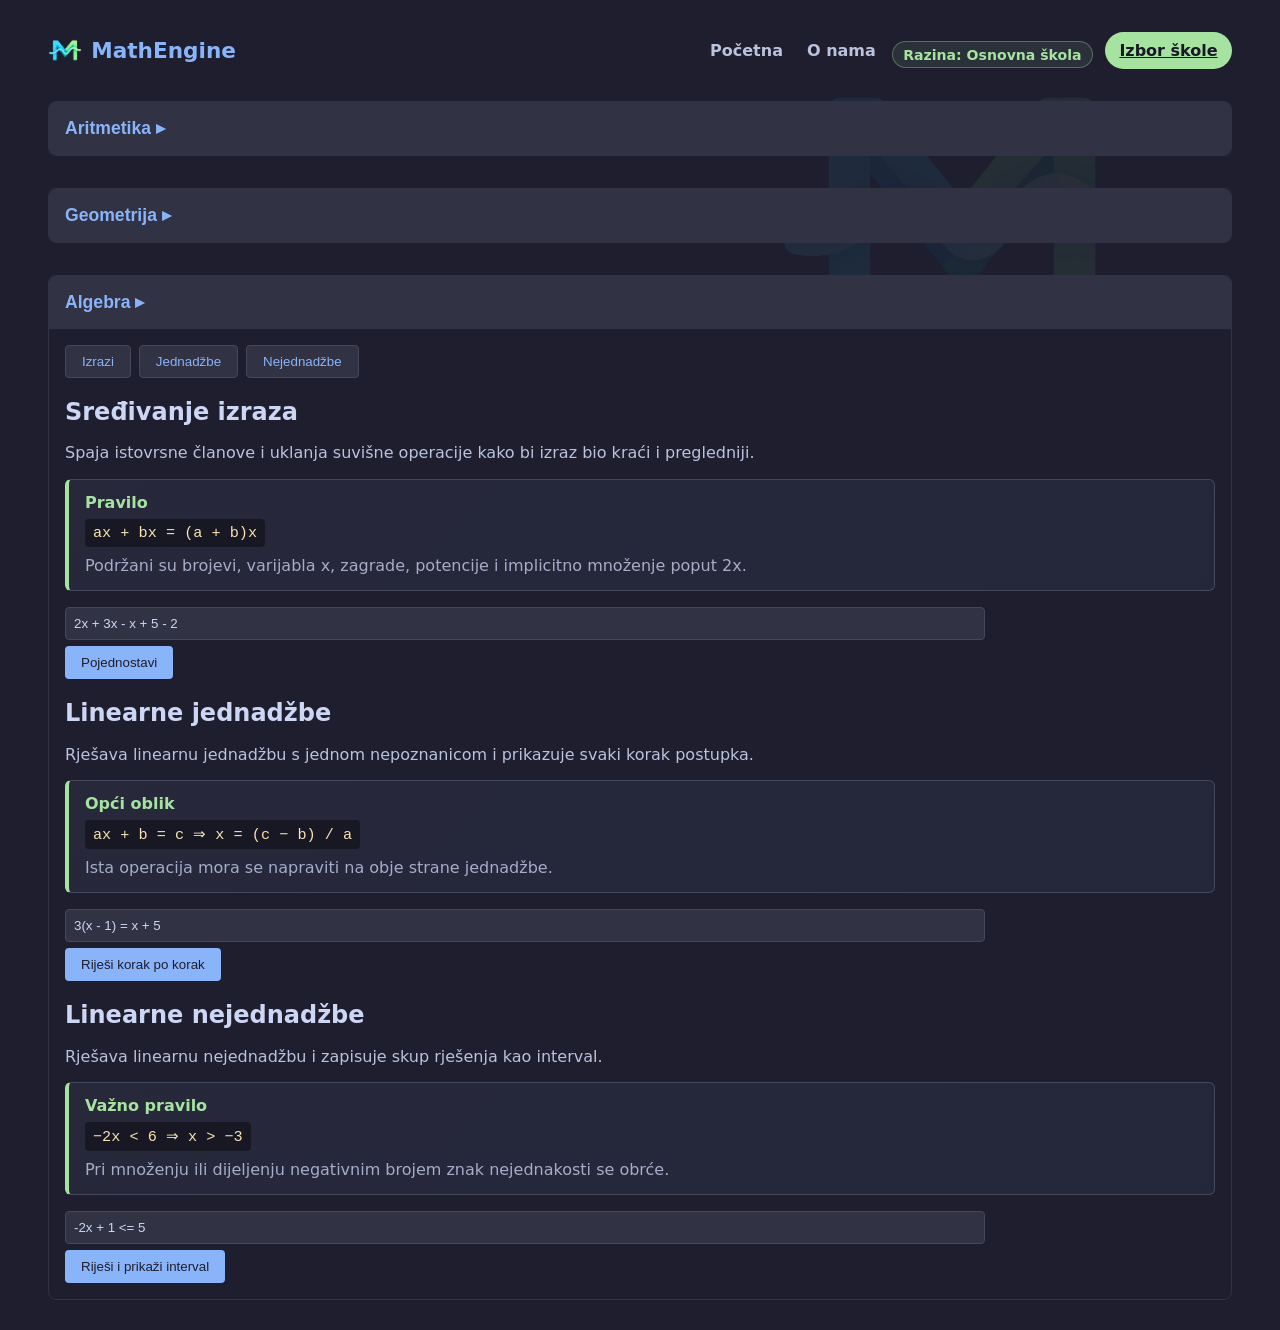
<file: web/osnovna-skola.html>
<!DOCTYPE html>
<html lang="hr">
<head>
	<meta charset="UTF-8">
	<meta name="viewport" content="width=device-width, initial-scale=1.0">
	<title>Osnovna škola — MathEngine</title>
	<link rel="icon" type="image/png" sizes="32x32" href="icons/favicon-32x32.png">
	<link rel="icon" type="image/png" sizes="16x16" href="icons/favicon-16x16.png">
	<link rel="apple-touch-icon" sizes="180x180" href="icons/apple-touch-icon.png">
	<link rel="icon" type="image/png" sizes="192x192" href="icons/icon-192.png">
	<link rel="icon" type="image/png" sizes="512x512" href="icons/icon-512.png">
	<link rel="stylesheet" href="style.css">
	<!-- Cloudflare Web Analytics -->
	<script defer src="https://static.cloudflareinsights.com/beacon.min.js" data-cf-beacon='{"token": "a061b12332624d3bb9972b17decdcf24"}'></script>
	<!-- End Cloudflare Web Analytics -->
</head>
<body data-learning-level="primary">
	<main>
		<header class="app-header">
			<div class="app-brand">
				<img src="icons/mathengine-logo.png" alt="MathEngine logo" class="app-logo">
				<h1>MathEngine</h1>
			</div>
			<nav class="app-nav" aria-label="Glavna navigacija">
				<a href="index.html">Početna</a>
				<a href="about.html">O nama</a>
			</nav>
			<div class="app-header-actions">
				<p class="current-learning-level">Razina: Osnovna škola</p>
				<a href="index.html" class="change-level-button">Izbor škole</a>
			</div>
		</header>

		<section id="status">
			<p>Učitavam WASM modul…</p>
		</section>

        <section class="chapter" data-levels="primary" hidden>
            <button class="chapter-toggle" aria-expanded="false">Aritmetika ▸</button>
            <div class="chapter-body" hidden>
                <div class="arithmetic-nav">
                    <button type="button" class="arithmetic-toggle" data-panel="arith-calculator" data-levels="primary">Kalkulator</button>
                    <button type="button" class="arithmetic-toggle" data-panel="arith-fractions" data-levels="primary">Razlomci</button>
                    <button type="button" class="arithmetic-toggle" data-panel="arith-percentages" data-levels="primary">Postotci</button>
                    <button type="button" class="arithmetic-toggle" data-panel="arith-number-theory" data-levels="primary">Teorija brojeva</button>
                    <button type="button" class="arithmetic-toggle" data-panel="arith-numeral-systems" data-levels="primary">Brojevni sustavi</button>
                </div>

                <div id="arith-calculator" class="arithmetic-panel" data-levels="primary" hidden>
                    <h2>Kalkulator</h2>
                    <p class="tool-description">Računa brojčane izraze uz pravilan prioritet operacija, funkcije i matematičke konstante.</p>
                    <aside class="formula-card"><strong>Kako se računa</strong><code>Zagrade → faktorijel/potencije → množenje/dijeljenje → zbrajanje/oduzimanje</code><span>Podržano: +, −, ×, ÷, %, ^, !, pi, e, sqrt, abs, min, max, round, floor, ceil i mod.</span></aside>
                    <div class="symbol-palette" data-target="arith-input">
                        <button type="button" data-symbol="^">xʸ</button><button type="button" data-symbol="!">!</button>
                        <button type="button" data-symbol="sqrt(">√</button><button type="button" data-symbol="pi">π</button>
                        <button type="button" data-symbol="abs(">|x|</button><button type="button" data-symbol="(">(</button><button type="button" data-symbol=")">)</button>
                    </div>
                    <input type="text" maxlength="200" id="arith-input" class="formula-input" placeholder="npr. -2^2 + sqrt(16) * 3!" autocomplete="off">
                    <button id="arith-eval">Izračunaj</button>
                    <div class="result-grid"><div class="result-row result-primary"><span>Rezultat</span><output id="arith-result">—</output></div></div>
                </div>

                <div id="arith-fractions" class="arithmetic-panel" data-levels="primary" hidden>
                    <h2>Razlomci</h2>
                    <p class="tool-description">Izvodi točne operacije s razlomcima, automatski ih skraćuje i prikazuje u više oblika.</p>
                    <aside class="formula-card"><strong>Pravila</strong><code>a/b + c/d = (ad + bc) / bd</code><code>a/b · c/d = ac / bd</code><span>Rezultat se uvijek skraćuje najvećim zajedničkim djeliteljem.</span></aside>
                    <input id="fraction-left" class="compact-input" placeholder="1/2">
                    <select id="fraction-operation"><option>+</option><option>-</option><option>*</option><option>/</option></select>
                    <input id="fraction-right" class="compact-input" placeholder="1/3">
                    <button id="fraction-eval">Izračunaj</button>
                    <div id="fraction-result" class="result-grid"></div>
                    <h3>Decimalni broj u razlomak</h3>
                    <p class="tool-description">Pretvara konačni decimalni zapis u točan, skraćeni razlomak.</p>
                    <input id="decimal-fraction-input" class="compact-input" placeholder="1.25">
                    <button id="decimal-fraction-eval">Pretvori</button>
                    <div class="result-grid inline-result"><div class="result-row"><span>Razlomak</span><output id="decimal-fraction-result">—</output></div></div>
                </div>

                <div id="arith-percentages" class="arithmetic-panel" data-levels="primary" hidden>
                    <h2>Postotci</h2>
                    <p class="tool-description">Računa postotak vrijednosti, postotnu promjenu, omjer i početnu vrijednost.</p>
                    <aside class="formula-card"><strong>Osnovna formula</strong><code>p% od V = (p / 100) · V</code><span>Za povećanje koristi se V · (1 + p/100), a za smanjenje V · (1 − p/100).</span></aside>
                    <select id="percentage-operation">
                        <option value="of">Koliko je A% od B?</option><option value="increase">Povećaj A za B%</option>
                        <option value="decrease">Smanji A za B%</option><option value="ratio">A je koliko % od B?</option>
                        <option value="originalIncrease">Početna vrijednost prije povećanja</option>
                        <option value="originalDecrease">Početna vrijednost prije smanjenja</option>
                    </select>
                    <input id="percentage-first" type="number" step="any" class="compact-input" placeholder="A">
                    <input id="percentage-second" type="number" step="any" class="compact-input" placeholder="B">
                    <button id="percentage-eval">Izračunaj</button>
                    <div class="result-grid"><div class="result-row result-primary"><span>Rezultat</span><output id="percentage-result">—</output></div></div>
                </div>

                <div id="arith-number-theory" class="arithmetic-panel" data-levels="primary" hidden>
                    <h2>Teorija brojeva</h2>
                    <p class="tool-description">Analizira broj: prost ili složen, njegove djelitelje, prostu faktorizaciju, NZD i NZV.</p>
                    <aside class="formula-card"><strong>Kako se koristi</strong><code>n = p₁ᵃ · p₂ᵇ · …</code><span>Prost broj ima točno dva pozitivna djelitelja: 1 i samoga sebe. NZD traži najveći zajednički faktor, a NZV najmanji zajednički višekratnik.</span></aside>
                    <input id="number-theory-input" class="compact-input" type="number" min="1" step="1" placeholder="npr. 360">
                    <button id="number-theory-eval">Analiziraj</button>
                    <div id="number-theory-result" class="result-grid"></div>
                    <h3>NZD i NZV</h3>
                    <input id="gcd-left" class="compact-input" type="number" min="0" step="1" placeholder="48">
                    <input id="gcd-right" class="compact-input" type="number" min="0" step="1" placeholder="18">
                    <button id="gcd-eval">Izračunaj</button>
                    <div id="gcd-result" class="result-grid"></div>
                </div>

                <div id="arith-numeral-systems" class="arithmetic-panel" data-levels="primary" hidden>
                    <h2>Brojevni sustavi</h2>
                    <p class="tool-description">Pretvara broj iz jedne baze u drugu. Dozvoljene baze: 2–36.</p>
                    <aside class="formula-card"><strong>Pozicijski zapis</strong><code>(dₙ…d₁d₀)ᵦ = Σ dᵢ · bⁱ</code><span>Primjer: FF₁₆ = 15·16¹ + 15·16⁰ = 255₁₀.</span></aside>
                    <input id="numeral-input" class="compact-input" placeholder="npr. FF">
                    <label>Iz baze <input id="numeral-from" type="number" min="2" max="36" value="16"></label>
                    <label>U bazu <input id="numeral-to" type="number" min="2" max="36" value="10"></label>
                    <button id="numeral-eval">Pretvori</button>
                    <div class="result-grid"><div class="result-row result-primary"><span>Rezultat</span><output id="numeral-result">—</output></div></div>
                </div>
            </div>
        </section>

        <section class="chapter geometry-chapter" data-levels="primary" hidden>
            <button class="chapter-toggle" aria-expanded="false">Geometrija ▸</button>
            <div class="chapter-body" hidden>
                <div class="geometry-hero">
                    <div>
                        <span class="geometry-kicker">Matematika koju možeš vidjeti</span>
                        <h2>Geometrijski laboratorij</h2>
                        <p>Mijenjaj mjere, istražuj formule i promatraj kako se likovi mijenjaju pred tobom.</p>
                    </div>
                    <div class="geometry-hero-shapes" aria-hidden="true"><span></span><span></span><span></span></div>
                </div>
                <div class="geometry-nav">
                    <button type="button" class="geometry-toggle" data-panel="geometry-units" data-levels="primary">Mjere</button>
                    <button type="button" class="geometry-toggle" data-panel="geometry-shapes" data-levels="primary">Ravninski likovi</button>
                    <button type="button" class="geometry-toggle" data-panel="geometry-triangles" data-levels="primary">Trokuti i Pitagora</button>
                    <button type="button" class="geometry-toggle" data-panel="geometry-solids" data-levels="primary">Geometrijska tijela</button>
                    <button type="button" class="geometry-toggle" data-panel="geometry-coordinates" data-levels="primary">Koordinate</button>
                    <button type="button" class="geometry-toggle geometry-practice-toggle" data-panel="geometry-practice" data-levels="primary">Vježbaonica</button>
                </div>

                <div id="geometry-units" class="geometry-panel" data-levels="primary" hidden>
                    <div class="geometry-tool-layout"><div>
                        <span class="lesson-chip">Mjerenje</span><h2>Pretvaranje mjernih jedinica</h2>
                        <p class="tool-description">Pretvori duljinu, površinu ili obujam i odmah vidi odnos između jedinica.</p>
                        <aside class="formula-card"><strong>Zapamti ljestvicu</strong><code>1 m = 10 dm = 100 cm = 1000 mm</code><span>Kod površine svaki korak vrijedi ×100, a kod obujma ×1000.</span></aside>
                        <div class="geometry-form-grid">
                            <label>Vrsta mjere<select id="geometry-unit-category"><option value="length">Duljina</option><option value="area">Površina</option><option value="volume">Obujam i kapacitet</option></select></label>
                            <label>Vrijednost<input id="geometry-unit-value" type="number" min="0" step="any" value="2.5"></label>
                            <label>Iz jedinice<select id="geometry-unit-from"></select></label>
                            <label>U jedinicu<select id="geometry-unit-to"></select></label>
                        </div>
                        <button type="button" id="geometry-unit-calculate">Pretvori mjeru</button>
                        <div id="geometry-unit-result" class="result-grid"></div>
                    </div><div id="geometry-unit-visual" class="geometry-visual" aria-label="Vizualni odnos mjernih jedinica"></div></div>
                </div>

                <div id="geometry-shapes" class="geometry-panel" data-levels="primary" hidden>
                    <div class="geometry-tool-layout"><div>
                        <span class="lesson-chip">Likovi oko nas</span><h2>Opseg i površina</h2>
                        <p class="tool-description">Odaberi lik, upiši njegove mjere i usporedi prostor unutar ruba s duljinom njegova ruba.</p>
                        <label>Ravninski lik<select id="geometry-shape"><option value="square">Kvadrat</option><option value="rectangle">Pravokutnik</option><option value="triangle">Trokut</option><option value="parallelogram">Paralelogram</option><option value="trapezoid">Trapez</option><option value="circle">Krug</option></select></label>
                        <div id="geometry-shape-inputs" class="geometry-form-grid"></div>
                        <aside id="geometry-shape-formula" class="formula-card"></aside>
                        <button type="button" id="geometry-shape-calculate">Izračunaj lik</button>
                        <div id="geometry-shape-result" class="result-grid"></div>
                    </div><div id="geometry-shape-visual" class="geometry-visual" aria-label="Crtež odabranog ravninskog lika"></div></div>
                </div>

                <div id="geometry-triangles" class="geometry-panel" data-levels="primary" hidden>
                    <div class="geometry-tool-layout"><div>
                        <span class="lesson-chip">Trokutni izazov</span><h2>Trokuti i Pitagorin poučak</h2>
                        <p class="tool-description">Otkrij vrstu trokuta, treći kut ili nepoznatu stranicu pravokutnog trokuta.</p>
                        <label>Što želiš pronaći?<select id="geometry-triangle-operation"><option value="classify">Vrstu trokuta iz stranica</option><option value="thirdAngle">Treći kut</option><option value="hypotenuse">Hipotenuzu</option><option value="leg">Nepoznatu katetu</option></select></label>
                        <div id="geometry-triangle-inputs" class="geometry-form-grid"></div>
                        <aside id="geometry-triangle-formula" class="formula-card"></aside>
                        <button type="button" id="geometry-triangle-calculate">Istraži trokut</button>
                        <div id="geometry-triangle-result" class="result-grid"></div>
                    </div><div id="geometry-triangle-visual" class="geometry-visual" aria-label="Crtež trokuta"></div></div>
                </div>

                <div id="geometry-solids" class="geometry-panel" data-levels="primary" hidden>
                    <div class="geometry-tool-layout"><div>
                        <span class="lesson-chip">Geometrija u 3D</span><h2>Oplošje i obujam tijela</h2>
                        <p class="tool-description">Istraži koliko materijala prekriva tijelo i koliko prostora stane u njega.</p>
                        <label>Geometrijsko tijelo<select id="geometry-solid"><option value="cube">Kocka</option><option value="cuboid">Kvadar</option><option value="prism">Prizma</option><option value="cylinder">Valjak</option></select></label>
                        <div id="geometry-solid-inputs" class="geometry-form-grid"></div>
                        <aside id="geometry-solid-formula" class="formula-card"></aside>
                        <button type="button" id="geometry-solid-calculate">Izračunaj tijelo</button>
                        <div id="geometry-solid-result" class="result-grid"></div>
                    </div><div id="geometry-solid-visual" class="geometry-visual" aria-label="Crtež geometrijskog tijela"></div></div>
                </div>

                <div id="geometry-coordinates" class="geometry-panel" data-levels="primary" hidden>
                    <div class="geometry-tool-layout"><div>
                        <span class="lesson-chip">Karta točaka</span><h2>Koordinatni sustav</h2>
                        <p class="tool-description">Postavi dvije točke i pronađi njihovu udaljenost ili točku koja se nalazi točno između njih.</p>
                        <div class="geometry-form-grid"><label>Aₓ<input id="geometry-x1" type="number" step="any" value="-2"></label><label>Aᵧ<input id="geometry-y1" type="number" step="any" value="4"></label><label>Bₓ<input id="geometry-x2" type="number" step="any" value="6"></label><label>Bᵧ<input id="geometry-y2" type="number" step="any" value="-2"></label></div>
                        <div class="geometry-action-row"><button type="button" id="geometry-distance-calculate">Udaljenost</button><button type="button" id="geometry-midpoint-calculate">Polovište</button></div>
                        <div id="geometry-coordinate-result" class="result-grid"></div>
                    </div><div id="geometry-coordinate-visual" class="geometry-visual geometry-coordinate-visual" aria-label="Koordinatni sustav s točkama"></div></div>
                </div>

                <div id="geometry-practice" class="geometry-panel" data-levels="primary" hidden>
                    <div id="geometry-practice-root" class="geometry-practice"></div>
                </div>
            </div>
        </section>

        <section class="chapter" data-levels="primary secondary" hidden>
            <button class="chapter-toggle" aria-expanded="false">Algebra ▸</button>
            <div class="chapter-body">
                <div class="algebra-nav">
                    <button type="button" class="algebra-toggle" data-panel="algebra-expressions" data-levels="primary secondary">Izrazi</button>
                    <button type="button" class="algebra-toggle" data-panel="algebra-equations" data-levels="primary secondary">Jednadžbe</button>
                    <button type="button" class="algebra-toggle" data-panel="algebra-inequalities" data-levels="primary secondary">Nejednadžbe</button>
                    <button type="button" class="algebra-toggle" data-panel="algebra-systems" data-levels="secondary">Sustavi</button>
                    <button type="button" class="algebra-toggle" data-panel="algebra-polynomials" data-levels="secondary">Polinomi</button>
                    <button type="button" class="algebra-toggle" data-panel="algebra-functions" data-levels="secondary">Funkcije i grafovi</button>
                </div>

                <div id="algebra-expressions" class="algebra-panel" data-levels="primary secondary" hidden>
                    <h2>Sređivanje izraza</h2>
                    <p class="tool-description">Spaja istovrsne članove i uklanja suvišne operacije kako bi izraz bio kraći i pregledniji.</p>
                    <aside class="formula-card"><strong>Pravilo</strong><code>ax + bx = (a + b)x</code><span>Podržani su brojevi, varijabla x, zagrade, potencije i implicitno množenje poput 2x.</span></aside>
                    <input id="algebra-expression-input" class="formula-input" value="2x + 3x - x + 5 - 2">
                    <button id="algebra-simplify">Pojednostavi</button>
                    <div id="algebra-expression-result" class="analysis-box"></div>
                </div>

                <div id="algebra-equations" class="algebra-panel" data-levels="primary secondary" hidden>
                    <h2>Linearne jednadžbe</h2>
                    <p class="tool-description">Rješava linearnu jednadžbu s jednom nepoznanicom i prikazuje svaki korak postupka.</p>
                    <aside class="formula-card"><strong>Opći oblik</strong><code>ax + b = c  ⇒  x = (c − b) / a</code><span>Ista operacija mora se napraviti na obje strane jednadžbe.</span></aside>
                    <input id="algebra-equation-input" class="formula-input" value="3(x - 1) = x + 5">
                    <button id="algebra-equation-solve">Riješi korak po korak</button>
                    <div id="algebra-equation-result" class="analysis-box"></div>
                </div>

                <div id="algebra-inequalities" class="algebra-panel" data-levels="primary secondary" hidden>
                    <h2>Linearne nejednadžbe</h2>
                    <p class="tool-description">Rješava linearnu nejednadžbu i zapisuje skup rješenja kao interval.</p>
                    <aside class="formula-card"><strong>Važno pravilo</strong><code>−2x &lt; 6  ⇒  x &gt; −3</code><span>Pri množenju ili dijeljenju negativnim brojem znak nejednakosti se obrće.</span></aside>
                    <input id="algebra-inequality-input" class="formula-input" value="-2x + 1 <= 5">
                    <button id="algebra-inequality-solve">Riješi i prikaži interval</button>
                    <div id="algebra-inequality-result" class="analysis-box"></div>
                </div>

                <div id="algebra-systems" class="algebra-panel" data-levels="secondary" hidden>
                    <h2>Sustavi 2×2</h2>
                    <p class="tool-description">Istodobno rješava dvije linearne jednadžbe s nepoznanicama x i y.</p>
                    <aside class="formula-card"><strong>Cramerovo pravilo</strong><code>x = Dₓ / D,  y = Dᵧ / D</code><span>Determinanta pokazuje ima li sustav jedno, nijedno ili beskonačno mnogo rješenja.</span></aside>
                    <input id="algebra-system-first" class="formula-input" value="x + y = 5">
                    <input id="algebra-system-second" class="formula-input" value="2x - y = 1">
                    <button id="algebra-system-solve">Riješi sustav</button>
                    <div id="algebra-system-result" class="analysis-box"></div>
                </div>

                <div id="algebra-polynomials" class="algebra-panel" data-levels="secondary" hidden>
                    <h2>Polinomi</h2>
                    <p class="tool-description">Sređuje polinom, određuje stupanj, derivaciju i podržane realne nultočke.</p>
                    <aside class="formula-card"><strong>Kvadratna jednadžba</strong><code>x = (−b ± √(b² − 4ac)) / 2a</code><span>Diskriminanta Δ = b² − 4ac određuje broj realnih nultočaka.</span></aside>
                    <input id="algebra-polynomial-input" class="formula-input" value="x^2 - 5x + 6">
                    <button id="algebra-polynomial-analyze">Analiziraj</button>
                    <div id="algebra-polynomial-result" class="analysis-box"></div>
                </div>

                <div id="algebra-functions" class="algebra-panel" data-levels="secondary" hidden>
                    <h2>Funkcije i živi grafovi</h2>
                    <p class="tool-description">Vizualizira funkciju i pokazuje kako parametri mijenjaju položaj i oblik njezina grafa.</p>
                    <aside class="formula-card"><strong>Kvadratna funkcija</strong><code>f(x) = ax² + bx + c</code><span>a mijenja otvor i širinu parabole, b položaj vrha, a c sjecište s y-osi.</span></aside>
                    <div class="graph-expression-row">
                        <input id="graph-expression" class="formula-input" value="a*x^2 + b*x + c" aria-label="Funkcija">
                        <button id="graph-draw">Nacrtaj</button>
                        <button id="graph-reset-view">Vrati pogled</button>
                    </div>
                    <div class="parameter-controls">
                        <label>a <input id="graph-a" type="range" min="-5" max="5" step="0.1" value="1"><output id="graph-a-value">1</output></label>
                        <label>b <input id="graph-b" type="range" min="-10" max="10" step="0.1" value="0"><output id="graph-b-value">0</output></label>
                        <label>c <input id="graph-c" type="range" min="-10" max="10" step="0.1" value="0"><output id="graph-c-value">0</output></label>
                    </div>
                    <div id="graph-analysis" class="analysis-box"></div>
                    <div class="graph-shell">
                        <canvas id="algebra-graph" aria-label="Interaktivni graf funkcije"></canvas>
                        <output id="graph-coordinates" class="graph-coordinates">x: —, y: —</output>
                    </div>
                    <p class="graph-help">Povuci graf za pomicanje, koristi kotačić za zumiranje i pomiči klizače za animiranu transformaciju.</p>
                </div>
            </div>
        </section>
	</main>

    <script src="input-guard.js"></script>
    <script src="aksiomat.js"></script>
    <script src="arithmetic.js"></script>
    <script src="geometry-visuals.js"></script>
    <script src="geometry-practice.js"></script>
    <script src="geometry.js"></script>
    <script src="graph.js"></script>
    <script src="algebra.js"></script>
    <script src="level-page.js"></script>
</body>
</html>
</file>
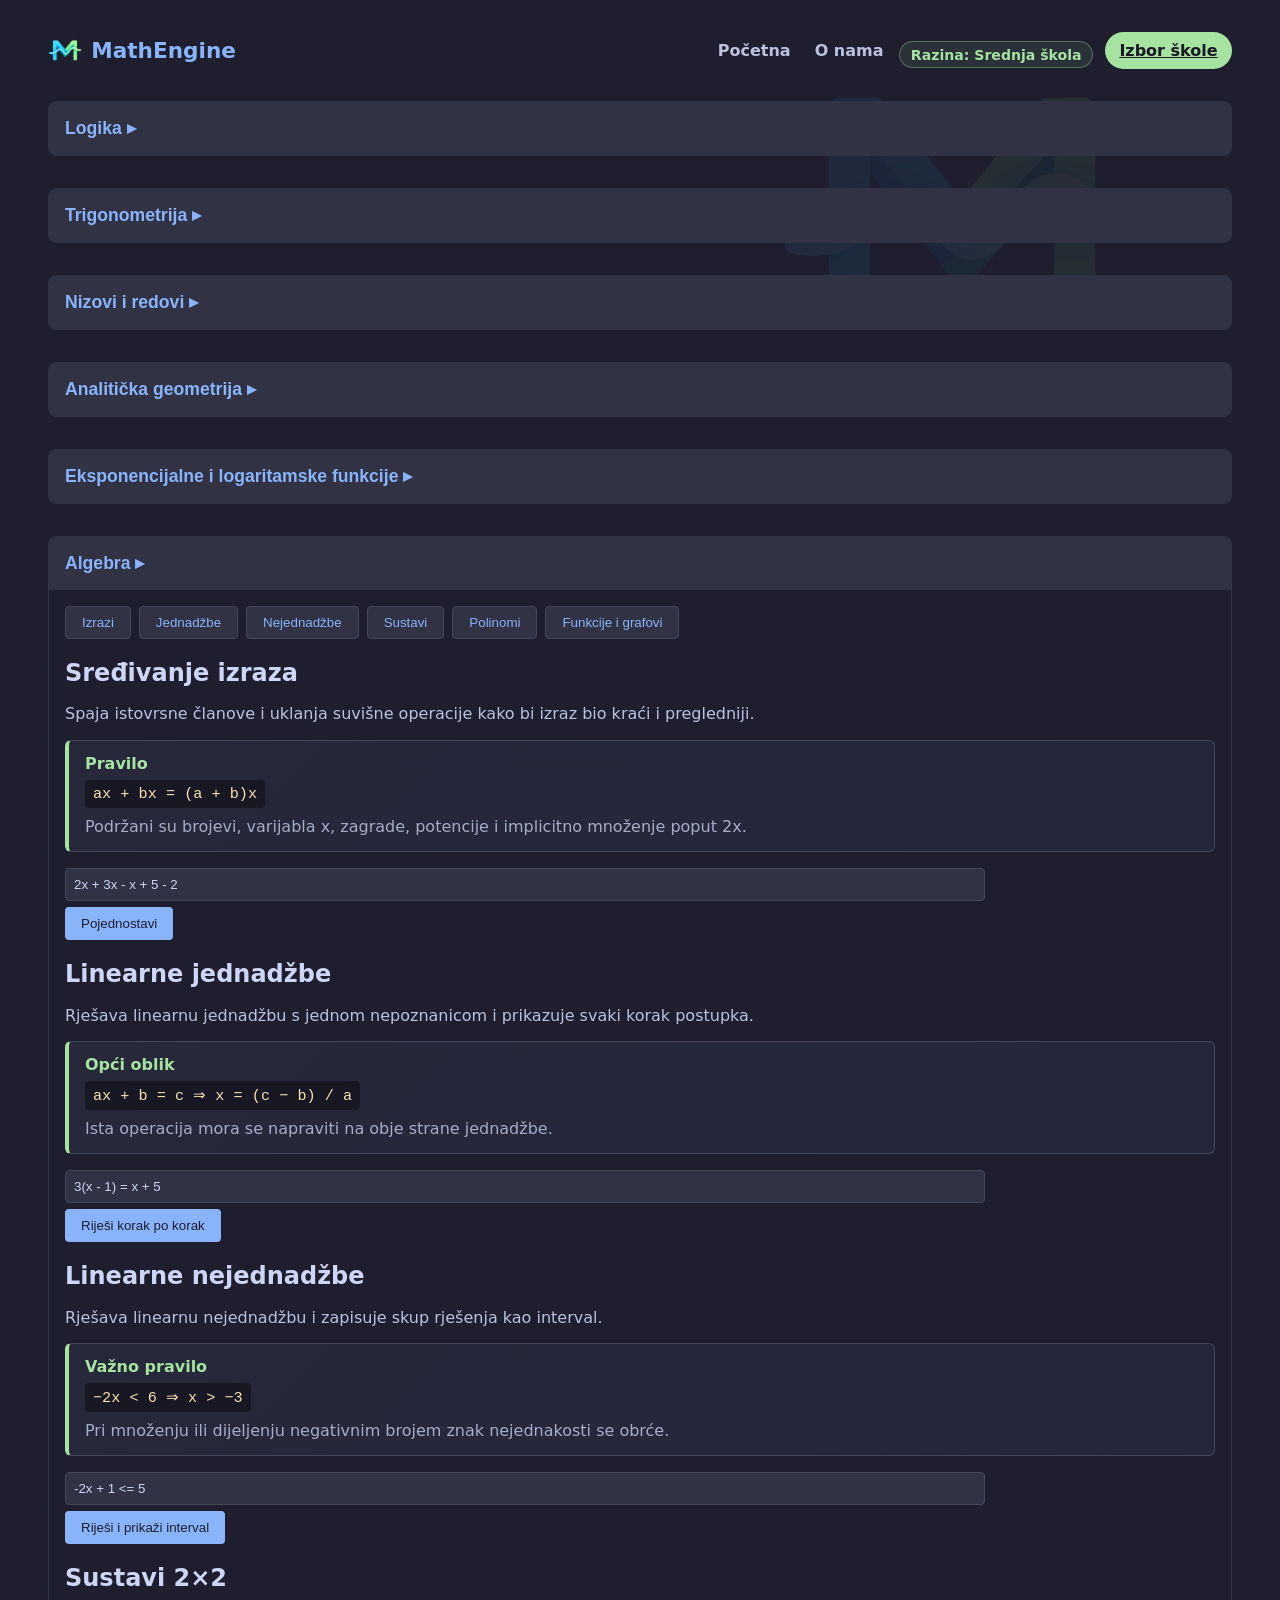
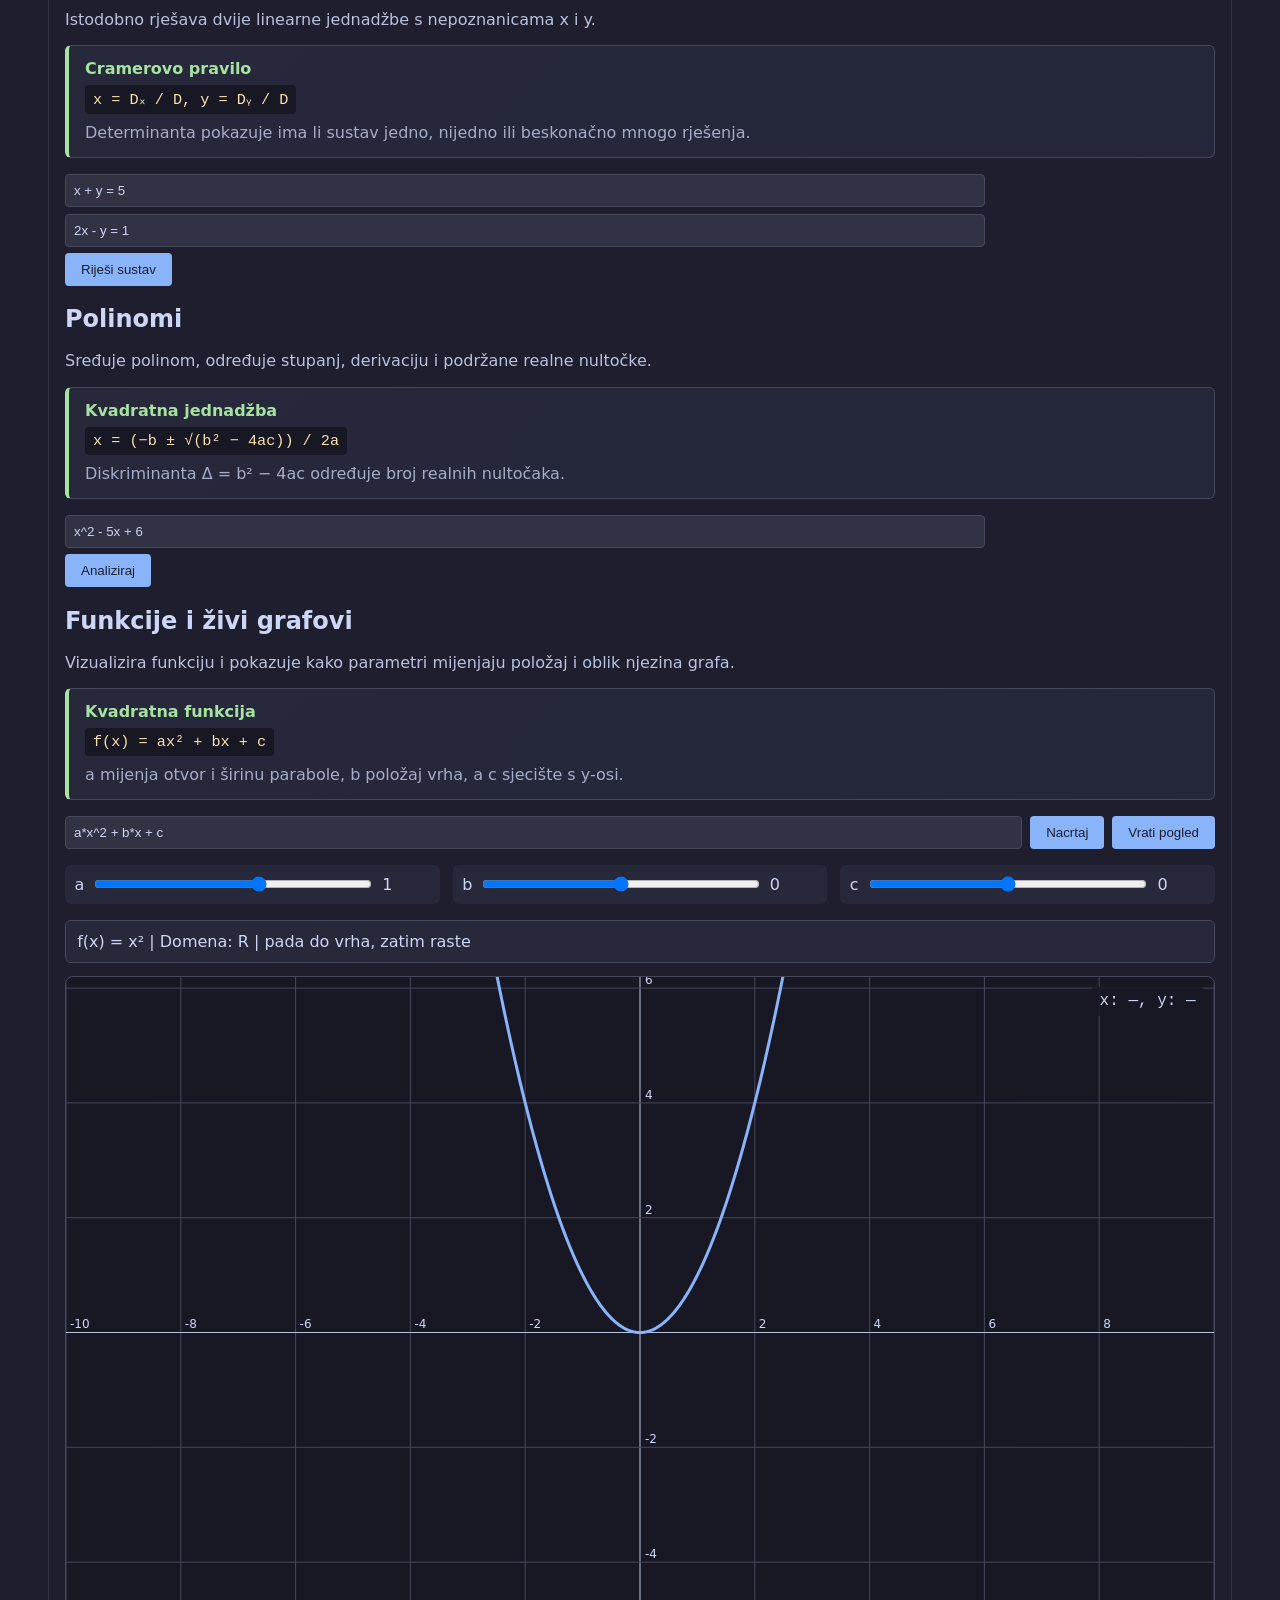
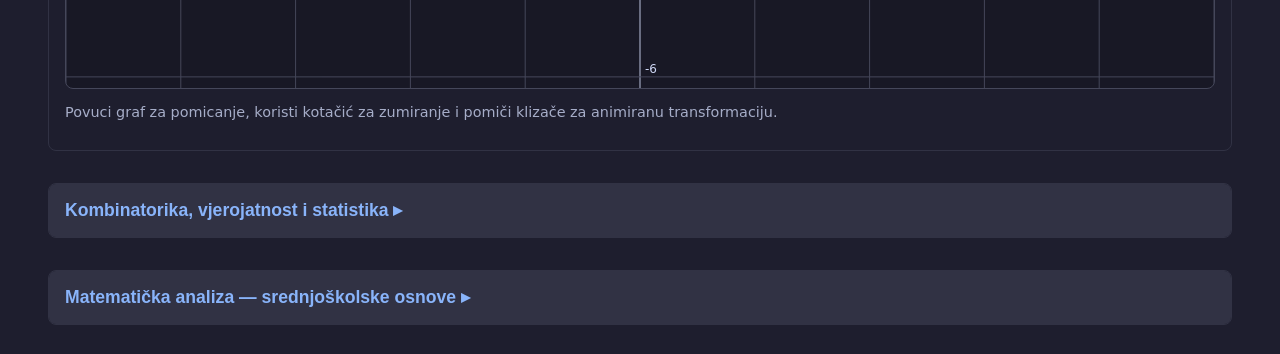
<file: web/srednja-skola.html>
<!DOCTYPE html>
<html lang="hr">
<head>
	<meta charset="UTF-8">
	<meta name="viewport" content="width=device-width, initial-scale=1.0">
	<title>Srednja škola — MathEngine</title>
	<link rel="icon" type="image/png" sizes="32x32" href="icons/favicon-32x32.png">
	<link rel="icon" type="image/png" sizes="16x16" href="icons/favicon-16x16.png">
	<link rel="apple-touch-icon" sizes="180x180" href="icons/apple-touch-icon.png">
	<link rel="icon" type="image/png" sizes="192x192" href="icons/icon-192.png">
	<link rel="icon" type="image/png" sizes="512x512" href="icons/icon-512.png">
	<link rel="stylesheet" href="style.css">
	<!-- Cloudflare Web Analytics -->
	<script defer src="https://static.cloudflareinsights.com/beacon.min.js" data-cf-beacon='{"token": "a061b12332624d3bb9972b17decdcf24"}'></script>
	<!-- End Cloudflare Web Analytics -->
</head>
<body data-learning-level="secondary">
	<main>
		<header class="app-header">
			<div class="app-brand">
				<img src="icons/mathengine-logo.png" alt="MathEngine logo" class="app-logo">
				<h1>MathEngine</h1>
			</div>
			<nav class="app-nav" aria-label="Glavna navigacija">
				<a href="index.html">Početna</a>
				<a href="about.html">O nama</a>
			</nav>
			<div class="app-header-actions">
				<p class="current-learning-level">Razina: Srednja škola</p>
				<a href="index.html" class="change-level-button">Izbor škole</a>
			</div>
		</header>

		<section id="status">
			<p>Učitavam WASM modul…</p>
		</section>

        <section class="chapter" data-levels="secondary advanced" hidden>
            <button class="chapter-toggle" aria-expanded="false">Logika ▸</button>
            <div class="chapter-body" hidden>
                <div class="subchapter-nav">
                    <button type="button" class="subchapter-toggle" data-panel="panel-propositional" data-levels="secondary advanced">Iskazna logika</button>
                    <button type="button" class="subchapter-toggle" data-panel="panel-predicate" data-levels="advanced">Predikatna logika</button>
                    <button type="button" class="subchapter-toggle" data-panel="panel-formalization" data-levels="secondary advanced">Formalizacija rečenica</button>
                </div>

                <!-- Podpoglavlje: Iskazna logika -->
                <div id="panel-propositional" class="subchapter-panel" data-levels="secondary advanced" hidden>
                    <h2>Iskazna logika</h2>
                    <p class="tool-description">Provjerava strukturu i istinitost logičkih formula te izrađuje tablicu istinitosti i normalne forme.</p>
                    <p>Podržani operatori: ¬ (negacija), ∧ (konjunkcija), ∨ (disjunkcija), → (implikacija), ↔ (ekvivalencija), zagrade i varijable.<br>
                       Možeš tipkati i ASCII: <code>! &amp; | -&gt; &lt;-&gt;</code></p>
                    <div class="symbol-palette" data-target="logic-input">
                        <button type="button" data-symbol="¬">¬</button>
                        <button type="button" data-symbol="∧">∧</button>
                        <button type="button" data-symbol="∨">∨</button>
                        <button type="button" data-symbol="→">→</button>
                        <button type="button" data-symbol="↔">↔</button>
                        <button type="button" data-symbol="(">(</button>
                        <button type="button" data-symbol=")">)</button>
                    </div>
                    <input type="text" maxlength="200" id="logic-input" class="formula-input" placeholder="npr. (p ∧ ¬q) → r" autocomplete="off">
                    <p id="logic-parsed" class="parsed"></p>
                    <div id="logic-vars"></div>
                    <p>Rezultat: <output id="logic-result">—</output></p>
                    <div id="logic-classification" class="analysis-box"></div>
                    <details id="normal-forms-box" class="analysis-box" hidden>
                        <summary>Normalne forme</summary>
                        <dl>
                            <dt>NNF</dt><dd id="logic-nnf"></dd>
                            <dt>Transformirani CNF</dt><dd id="logic-cnf"></dd>
                            <dt>Kanonski CNF</dt><dd id="logic-canonical-cnf"></dd>
                            <dt>Transformirani DNF</dt><dd id="logic-dnf"></dd>
                            <dt>Kanonski DNF</dt><dd id="logic-canonical-dnf"></dd>
                        </dl>
                    </details>
                    <button type="button" id="truth-table-btn">Tablica istinitosti</button>
                    <div id="truth-table-box"></div>
                </div>

                <!-- Podpoglavlje: Predikatna logika -->
                <div id="panel-predicate" class="subchapter-panel" data-levels="advanced" hidden>
                    <h2>Predikatna logika</h2>
                    <p class="tool-description">Evaluira predikate i kvantifikatore nad konačnom domenom koju sam zadaješ.</p>
                    <p>Kvantifikatori: ∀ (za svaki), ∃ (postoji); predikati kao <code>P(x)</code>, <code>Manji(x, y)</code>; veznici kao u iskaznoj logici.<br>
                       Jednakost: <code>x = y</code>; nejednakost: <code>x ≠ y</code> ili <code>x != y</code>.<br>
                       ASCII: <code>forall x</code>, <code>exists x</code></p>
                    <div class="symbol-palette" data-target="pred-input">
                        <button type="button" data-symbol="∀">∀</button>
                        <button type="button" data-symbol="∃">∃</button>
                        <button type="button" data-symbol="¬">¬</button>
                        <button type="button" data-symbol="∧">∧</button>
                        <button type="button" data-symbol="∨">∨</button>
                        <button type="button" data-symbol="→">→</button>
                        <button type="button" data-symbol="↔">↔</button>
                        <button type="button" data-symbol="=">=</button>
                        <button type="button" data-symbol="≠">≠</button>
                        <button type="button" data-symbol="(">(</button>
                        <button type="button" data-symbol=")">)</button>
                    </div>
                    <input type="text" maxlength="200" id="pred-input" class="formula-input" placeholder="npr. ∀x ∃y Manji(x, y)" autocomplete="off">
                    <p id="pred-parsed" class="parsed"></p>
                    <p id="pred-highlighted" class="predicate-highlight" aria-label="Označene varijable"></p>
                    <h3>Interpretacija (konačna domena)</h3>
                    <label>Domena (elementi odvojeni zarezom):<br>
                        <input type="text" maxlength="200" id="pred-domain" class="formula-input" placeholder="npr. 1,2,3" autocomplete="off">
                    </label>
                    <p id="pred-free-vars" class="parsed"></p>
                    <p id="pred-bound-vars" class="parsed"></p>
                    <div id="pred-interpretation" class="parsed"></div>
                    <button type="button" id="pred-eval">Evaluiraj</button>
                    <p>Rezultat: <output id="pred-result">—</output></p>
                </div>

                <!-- Podpoglavlje: Formalizacija rečenica -->
                <div id="panel-formalization" class="subchapter-panel" data-levels="secondary advanced" hidden>
                    <h2>Formalizacija rečenica</h2>
                    <p class="tool-description">Vježba prevođenje rečenica iz svakodnevnog jezika u precizne logičke formule.</p>
                    <p>Prevedi rečenicu na jezik logike. Prihvaća se svaka logički ekvivalentna formula.</p>
                    <div class="difficulty-nav">
                        <button type="button" class="difficulty-btn" data-difficulty="pocetna">Početna</button>
                        <button type="button" class="difficulty-btn" data-difficulty="srednja">Srednja</button>
                        <button type="button" class="difficulty-btn" data-difficulty="napredna">Napredna</button>
                    </div>
                    <p id="form-progress" class="progress"></p>
                    <div class="form-actions">
                        <button type="button" id="form-reset-current">Resetiraj odabranu težinu</button>
                        <button type="button" id="form-reset-all">Resetiraj sve</button>
                    </div>
                    <div id="form-exercise" hidden>
                        <p id="form-sentence" class="sentence"></p>
                        <p id="form-legend" class="legend"></p>
                        <div class="symbol-palette" data-target="form-input">
                            <button type="button" data-symbol="¬">¬</button>
                            <button type="button" data-symbol="∧">∧</button>
                            <button type="button" data-symbol="∨">∨</button>
                            <button type="button" data-symbol="→">→</button>
                            <button type="button" data-symbol="↔">↔</button>
                            <button type="button" data-symbol="(">(</button>
                            <button type="button" data-symbol=")">)</button>
                        </div>
                        <input type="text" maxlength="200" id="form-input" class="formula-input" placeholder="upiši formulu…" autocomplete="off">
                        <div class="form-actions">
                            <button type="button" id="form-check">Provjeri</button>
                            <button type="button" id="form-next">Sljedeći zadatak</button>
                        </div>
                        <p id="form-feedback" class="parsed"></p>
                        <p id="form-explanation" class="explanation" hidden></p>
                    </div>
                </div>
            </div>
        </section>

        <section class="chapter trigonometry-chapter" data-levels="secondary" hidden>
            <button class="chapter-toggle" aria-expanded="false">Trigonometrija ▸</button>
            <div class="chapter-body" hidden>
                <div class="trigonometry-hero">
                    <div>
                        <span class="trigonometry-kicker">Kut postaje koordinata, omjer i val</span>
                        <h2>Trigonometrijski laboratorij</h2>
                        <p>Pomakni kut i promatraj kako se ista ideja pojavljuje na kružnici, u trokutu i na grafu.</p>
                    </div>
                    <div class="trigonometry-hero-wave" aria-hidden="true"><span></span><span></span><span></span></div>
                </div>
                <div class="trigonometry-nav">
                    <button type="button" class="trigonometry-toggle" data-panel="trigonometry-circle" data-levels="secondary">Jedinična kružnica</button>
                    <button type="button" class="trigonometry-toggle" data-panel="trigonometry-functions" data-levels="secondary">Sin, cos i tan</button>
                    <button type="button" class="trigonometry-toggle" data-panel="trigonometry-right-triangle" data-levels="secondary">Pravokutni trokut</button>
                    <button type="button" class="trigonometry-toggle" data-panel="trigonometry-general-triangle" data-levels="secondary">Opći trokut</button>
                    <button type="button" class="trigonometry-toggle" data-panel="trigonometry-identities" data-levels="secondary">Identiteti i jednadžbe</button>
                    <button type="button" class="trigonometry-toggle trigonometry-practice-toggle" data-panel="trigonometry-practice" data-levels="secondary">Vježbaonica</button>
                </div>

                <div id="trigonometry-circle" class="trigonometry-panel" data-levels="secondary" hidden>
                    <div class="trigonometry-tool-layout"><div>
                        <span class="trigonometry-chip">Početna ideja</span><h2>Jedinična kružnica</h2>
                        <p class="tool-description">Točka na kružnici ima koordinate <strong>(cos α, sin α)</strong>. Zato sinus i kosinus nisu nasumične formule.</p>
                        <label>Kutna jedinica<select id="trigonometry-angle-unit"><option value="degrees">Stupnjevi</option><option value="radians">Radijani</option></select></label>
                        <label>Kut α<input id="trigonometry-angle" type="range" min="-360" max="720" step="1" value="30"><output id="trigonometry-angle-value">30°</output></label>
                        <input id="trigonometry-angle-number" type="number" step="any" value="30" aria-label="Brojčana vrijednost kuta">
                        <button type="button" id="trigonometry-angle-analyze">Analiziraj kut</button>
                        <div id="trigonometry-angle-result" class="result-grid"></div>
                    </div><div id="trigonometry-circle-visual" class="trigonometry-visual" aria-label="Interaktivna jedinična kružnica"></div></div>
                </div>

                <div id="trigonometry-functions" class="trigonometry-panel" data-levels="secondary" hidden>
                    <div class="trigonometry-tool-layout"><div>
                        <span class="trigonometry-chip">Tri pogleda na kut</span><h2>Sinus, kosinus i tangens</h2>
                        <p class="tool-description">Izračunaj vrijednost ili pronađi glavni kut inverznom funkcijom. Karakteristični kutovi prikazuju se i u točnom obliku.</p>
                        <div class="trigonometry-form-grid">
                            <label>Funkcija<select id="trigonometry-function"><option value="sin">sin</option><option value="cos">cos</option><option value="tan">tan</option></select></label>
                            <label>Način<select id="trigonometry-function-mode"><option value="direct">Vrijednost iz kuta</option><option value="inverse">Kut iz vrijednosti</option></select></label>
                            <label>Jedinica rezultata/kuta<select id="trigonometry-function-unit"><option value="degrees">Stupnjevi</option><option value="radians">Radijani</option></select></label>
                            <label>Vrijednost<input id="trigonometry-function-input" type="number" step="any" value="30"></label>
                        </div>
                        <aside class="formula-card"><strong>Na kružnici</strong><code>cos α = x, sin α = y</code><code>tan α = sin α / cos α</code><span>Tangens nije definiran kada je cos α = 0.</span></aside>
                        <button type="button" id="trigonometry-function-calculate">Izračunaj i prikaži</button>
                        <div id="trigonometry-function-result" class="result-grid"></div>
                    </div><div><div id="trigonometry-wave-visual" class="trigonometry-visual" aria-label="Povezani graf trigonometrijske funkcije"></div><div class="trigonometry-special-angles"><strong>Karakteristični kutovi</strong><span>0°</span><span>30°</span><span>45°</span><span>60°</span><span>90°</span><small>Točne vrijednosti dolaze iz kružnice i posebnih trokuta 30°–60°–90° i 45°–45°–90°.</small></div></div></div>
                </div>

                <div id="trigonometry-right-triangle" class="trigonometry-panel" data-levels="secondary" hidden>
                    <div class="trigonometry-tool-layout"><div>
                        <span class="trigonometry-chip">Omjeri stranica</span><h2>Riješi pravokutni trokut</h2>
                        <p class="tool-description">Odaberi poznate podatke. Kalkulator pronalazi sve stranice i kutove te pokazuje koji omjer koristi.</p>
                        <label>Poznati podaci<select id="trigonometry-right-mode"><option value="legs">Obje katete</option><option value="legHypotenuse">Kateta i hipotenuza</option><option value="sideAngle">Stranica i oštri kut</option></select></label>
                        <div id="trigonometry-right-inputs" class="trigonometry-form-grid"></div>
                        <button type="button" id="trigonometry-right-calculate">Riješi trokut korak po korak</button>
                        <div id="trigonometry-right-result" class="result-grid"></div>
                        <div id="trigonometry-right-steps" class="trigonometry-steps"></div>
                    </div><div id="trigonometry-right-visual" class="trigonometry-visual" aria-label="Pravokutni trokut s označenim stranicama i kutom"></div></div>
                </div>

                <div id="trigonometry-general-triangle" class="trigonometry-panel" data-levels="secondary" hidden>
                    <div class="trigonometry-tool-layout"><div>
                        <span class="trigonometry-chip">Kad nema pravog kuta</span><h2>Sinusni i kosinusni poučak</h2>
                        <p class="tool-description">Riješi jednoznačne SSS, SAS i ASA/AAS slučajeve. Dvosmisleni SSA slučaj namjerno nije skriven iza kalkulatora.</p>
                        <label>Poznati podaci<select id="trigonometry-general-mode"><option value="sss">Tri stranice (SSS)</option><option value="sas">Dvije stranice i kut između njih (SAS)</option><option value="aas">Stranica i dva kuta (ASA/AAS)</option></select></label>
                        <div id="trigonometry-general-inputs" class="trigonometry-form-grid"></div>
                        <button type="button" id="trigonometry-general-calculate">Riješi opći trokut</button>
                        <div id="trigonometry-general-result" class="result-grid"></div>
                        <div id="trigonometry-general-steps" class="trigonometry-steps"></div>
                    </div><div id="trigonometry-general-visual" class="trigonometry-visual" aria-label="Opći trokut s označenim stranicama i kutovima"></div></div>
                </div>

                <div id="trigonometry-identities" class="trigonometry-panel" data-levels="secondary" hidden>
                    <div class="trigonometry-tool-layout"><div>
                        <span class="trigonometry-chip">Jednakosti koje uvijek vrijede</span><h2>Identiteti i jednadžbe</h2>
                        <div class="trigonometry-mode-switch"><button type="button" id="trigonometry-show-identity" class="active">Provjeri identitet</button><button type="button" id="trigonometry-show-equation">Riješi jednadžbu</button></div>
                        <div id="trigonometry-identity-form">
                            <label>Identitet<select id="trigonometry-identity"><option value="pythagorean">sin²x + cos²x = 1</option><option value="tangentRatio">tan x = sin x / cos x</option><option value="doubleSine">sin 2x = 2 sin x cos x</option><option value="doubleCosine">cos 2x = cos²x − sin²x</option></select></label>
                            <label>Kut x<input id="trigonometry-identity-angle" type="number" step="any" value="37"></label>
                            <button type="button" id="trigonometry-identity-check">Provjeri obje strane</button>
                        </div>
                        <div id="trigonometry-equation-form" hidden>
                            <div class="trigonometry-form-grid"><label>Funkcija<select id="trigonometry-equation-function"><option value="sin">sin x</option><option value="cos">cos x</option><option value="tan">tan x</option></select></label><label>Jednako<input id="trigonometry-equation-value" type="number" step="any" value="0.5"></label><label>Od<input id="trigonometry-equation-min" type="number" step="any" value="0"></label><label>Do<input id="trigonometry-equation-max" type="number" step="any" value="360"></label></div>
                            <button type="button" id="trigonometry-equation-solve">Pronađi sva rješenja</button>
                        </div>
                        <div id="trigonometry-identity-result" class="result-grid"></div>
                    </div><div id="trigonometry-identity-visual" class="trigonometry-visual" aria-label="Vizualno objašnjenje identiteta ili rješenja jednadžbe"></div></div>
                </div>

                <div id="trigonometry-practice" class="trigonometry-panel" data-levels="secondary" hidden>
                    <div id="trigonometry-practice-root"></div>
                </div>
            </div>
        </section>

        <section class="chapter sequences-chapter" data-levels="secondary" hidden>
            <button class="chapter-toggle" aria-expanded="false">Nizovi i redovi ▸</button>
            <div class="chapter-body" hidden>
                <header class="sequences-hero">
                    <div><span class="sequences-kicker">Od uzorka do formule</span><h2>Laboratorij nizova i redova</h2><p>Promatraj članove kao diskretne točke, otkrij pravilo promjene i prati kako se zbrajanjem gradi red.</p></div>
                    <div class="sequences-hero-points" aria-hidden="true"><i></i><i></i><i></i><i></i><i></i></div>
                </header>
                <nav class="sequences-nav" aria-label="Područja nizova i redova">
                    <button type="button" class="sequences-toggle" data-panel="sequences-introduction">Uvod u nizove</button>
                    <button type="button" class="sequences-toggle" data-panel="sequences-arithmetic">Aritmetički niz</button>
                    <button type="button" class="sequences-toggle" data-panel="sequences-geometric">Geometrijski niz</button>
                    <button type="button" class="sequences-toggle" data-panel="sequences-recurrences">Rekurzije i Fibonacci</button>
                    <button type="button" class="sequences-toggle" data-panel="sequences-applications">Primjene</button>
                    <button type="button" class="sequences-toggle sequences-practice-toggle" data-panel="sequences-practice">Vježbaonica</button>
                </nav>

                <div id="sequences-introduction" class="sequences-panel" hidden>
                    <div class="sequences-tool-layout"><div><span class="sequences-chip">Član + indeks</span><h2>Kako čitamo niz?</h2><p class="tool-description">Upiši konačan dio niza. Svaki član aₙ dobiva indeks n, a razlike otkrivaju raste li, pada ili mijenja smjer.</p>
                        <label>Članovi odvojeni zarezom<input id="sequences-intro-terms" value="2, 5, 8, 11, 14"></label>
                        <button type="button" id="sequences-intro-analyze">Analiziraj niz</button><div id="sequences-intro-result" class="result-grid"></div><div id="sequences-intro-table" class="sequences-table-shell"></div>
                    </div><div id="sequences-intro-visual" class="sequences-visual" aria-label="Diskretni graf članova niza"></div></div>
                </div>

                <div id="sequences-arithmetic" class="sequences-panel" hidden>
                    <div class="sequences-tool-layout"><div><span class="sequences-chip">Stalna razlika</span><h2>Aritmetički niz</h2><p class="tool-description">Svaki sljedeći član nastaje dodavanjem iste diferencije d.</p>
                        <aside class="sequences-formula"><code>aₙ = a₁ + (n − 1)d</code><code>Sₙ = n(a₁ + aₙ) / 2</code></aside>
                        <div class="sequences-form-grid"><label>Prvi član a₁<input id="sequences-arithmetic-first" type="number" step="any" value="3"></label><label>Diferencija d<input id="sequences-arithmetic-difference" type="number" step="any" value="4"></label><label>Broj članova n<input id="sequences-arithmetic-count" type="number" min="1" max="100" value="8"></label><label>Traženi član<input id="sequences-arithmetic-search" type="number" step="any" value="23"></label></div>
                        <button type="button" id="sequences-arithmetic-calculate">Izračunaj i prikaži</button><div id="sequences-arithmetic-result" class="result-grid"></div><div id="sequences-arithmetic-steps" class="sequences-steps"></div>
                    </div><div id="sequences-arithmetic-visual" class="sequences-visual" aria-label="Graf aritmetičkog niza i parcijalnih suma"></div></div>
                </div>

                <div id="sequences-geometric" class="sequences-panel" hidden>
                    <div class="sequences-tool-layout"><div><span class="sequences-chip">Stalni kvocijent</span><h2>Geometrijski niz i red</h2><p class="tool-description">Svaki član nastaje množenjem s q. Beskonačni red ima sumu samo kada je |q| &lt; 1.</p>
                        <aside class="sequences-formula"><code>aₙ = a₁qⁿ⁻¹</code><code>S∞ = a₁ / (1 − q), |q| &lt; 1</code></aside>
                        <div class="sequences-form-grid"><label>Prvi član a₁<input id="sequences-geometric-first" type="number" step="any" value="8"></label><label>Kvocijent q<input id="sequences-geometric-ratio" type="number" step="any" value="0.5"></label><label>Broj članova n<input id="sequences-geometric-count" type="number" min="1" max="100" value="8"></label><label>Traženi član<input id="sequences-geometric-search" type="number" step="any" value="1"></label></div>
                        <button type="button" id="sequences-geometric-calculate">Istraži niz i red</button><div id="sequences-geometric-result" class="result-grid"></div><div id="sequences-geometric-steps" class="sequences-steps"></div>
                    </div><div id="sequences-geometric-visual" class="sequences-visual" aria-label="Graf geometrijskog niza i konvergencije reda"></div></div>
                </div>

                <div id="sequences-recurrences" class="sequences-panel" hidden>
                    <div class="sequences-tool-layout"><div><span class="sequences-chip">Sljedeći iz prethodnih</span><h2>Rekurzivni nizovi</h2><p class="tool-description">U rekurzivnom zapisu novi član računa se iz već poznatih članova. Fibonacci zbraja prethodna dva.</p>
                        <label>Vrsta rekurzije<select id="sequences-recurrence-type"><option value="fibonacci">Fibonacci: aₙ = aₙ₋₁ + aₙ₋₂</option><option value="arithmetic">Aritmetička: aₙ = aₙ₋₁ + d</option><option value="geometric">Geometrijska: aₙ = q · aₙ₋₁</option></select></label>
                        <div class="sequences-form-grid"><label id="sequences-recurrence-first-label">Prvi član<input id="sequences-recurrence-first" type="number" step="any" value="1"></label><label id="sequences-recurrence-second-label">Drugi član<input id="sequences-recurrence-second" type="number" step="any" value="1"></label><label>Broj članova<input id="sequences-recurrence-count" type="number" min="1" max="50" value="10"></label></div>
                        <button type="button" id="sequences-recurrence-calculate">Razvij rekurziju</button><div id="sequences-recurrence-result" class="result-grid"></div><div id="sequences-recurrence-steps" class="sequences-steps"></div>
                    </div><div id="sequences-recurrence-visual" class="sequences-visual" aria-label="Vizualni prikaz rekurzije i Fibonacci niza"></div></div>
                </div>

                <div id="sequences-applications" class="sequences-panel" hidden>
                    <div class="sequences-tool-layout"><div><span class="sequences-chip">Matematika kroz vrijeme</span><h2>Kamate, rast i amortizacija</h2><p class="tool-description">Ista ideja ponavljane promjene opisuje štednju, populaciju, pad vrijednosti i otplatu kredita.</p>
                        <label>Model<select id="sequences-application-type"><option value="simpleInterest">Jednostavna kamata</option><option value="compoundInterest">Složena kamata</option><option value="population">Rast populacije</option><option value="percentage">Ponavljana postotna promjena</option><option value="amortization">Amortizacija zajma</option></select></label>
                        <div class="sequences-form-grid"><label id="sequences-application-principal-label">Početna vrijednost<input id="sequences-application-principal" type="number" step="any" value="1000"></label><label>Godišnja/promjena stopa (%)<input id="sequences-application-rate" type="number" step="any" value="5"></label><label>Godine / razdoblja<input id="sequences-application-periods" type="number" min="1" max="100" value="5"></label><label id="sequences-application-frequency-label">Obračuna godišnje<input id="sequences-application-frequency" type="number" min="1" max="365" value="12"></label></div>
                        <button type="button" id="sequences-application-calculate">Izračunaj razvoj</button><div id="sequences-application-result" class="result-grid"></div><div id="sequences-application-steps" class="sequences-steps"></div>
                    </div><div id="sequences-application-visual" class="sequences-visual" aria-label="Graf financijskog ili populacijskog razvoja"></div></div>
                </div>

                <div id="sequences-practice" class="sequences-panel" hidden><div id="sequences-practice-root"></div></div>
            </div>
        </section>

        <section class="chapter analytic-geometry-chapter" data-levels="secondary" hidden>
            <button class="chapter-toggle" aria-expanded="false">Analitička geometrija ▸</button>
            <div class="chapter-body" hidden>
                <header class="analytic-geometry-hero"><div><span class="analytic-geometry-kicker">Algebra susreće geometriju</span><h2>Koordinatni laboratorij</h2><p>Svaka jednadžba postaje crtež, a svaka geometrijska veza dobiva brojčani dokaz.</p></div><div class="analytic-geometry-hero-grid" aria-hidden="true"><span></span><i></i><b></b></div></header>
                <nav class="analytic-geometry-nav" aria-label="Područja analitičke geometrije">
                    <button type="button" class="analytic-geometry-toggle" data-panel="analytic-vectors">Točke i vektori</button>
                    <button type="button" class="analytic-geometry-toggle" data-panel="analytic-lines">Pravci i udaljenosti</button>
                    <button type="button" class="analytic-geometry-toggle" data-panel="analytic-circle">Kružnica</button>
                    <button type="button" class="analytic-geometry-toggle" data-panel="analytic-conics">Konike</button>
                    <button type="button" class="analytic-geometry-toggle analytic-geometry-practice-toggle" data-panel="analytic-practice">Vježbaonica</button>
                </nav>

                <div id="analytic-vectors" class="analytic-geometry-panel" hidden><div class="analytic-geometry-layout"><div><span class="analytic-geometry-chip">Smjer + duljina</span><h2>Točke i vektori</h2><p class="tool-description">Vektori opisuju pomak. Skalarni produkt otkriva kut, a determinanta orijentaciju i površinu.</p><div class="analytic-geometry-form-grid"><label>uₓ<input id="analytic-vector-ax" type="number" step="any" value="3"></label><label>uᵧ<input id="analytic-vector-ay" type="number" step="any" value="4"></label><label>vₓ<input id="analytic-vector-bx" type="number" step="any" value="-2"></label><label>vᵧ<input id="analytic-vector-by" type="number" step="any" value="1"></label></div><aside class="analytic-geometry-formula"><code>u · v = |u||v| cos φ</code><code>det(u,v) = uₓvᵧ − uᵧvₓ</code></aside><button id="analytic-vector-calculate" type="button">Analiziraj vektore</button><div id="analytic-vector-result" class="result-grid"></div><div id="analytic-vector-steps" class="analytic-geometry-steps"></div></div><div id="analytic-vector-visual" class="analytic-geometry-visual" aria-label="Vektori u koordinatnom sustavu"></div></div></div>

                <div id="analytic-lines" class="analytic-geometry-panel" hidden><div class="analytic-geometry-layout"><div><span class="analytic-geometry-chip">Ax + By + C = 0</span><h2>Pravci i udaljenosti</h2><p class="tool-description">Svaki pravac zadajemo dvjema točkama. Presjek, kut i udaljenost tada slijede iz koeficijenata općeg oblika.</p><div class="analytic-geometry-form-grid"><label>Aₓ<input id="analytic-line-x1" type="number" step="any" value="-4"></label><label>Aᵧ<input id="analytic-line-y1" type="number" step="any" value="-2"></label><label>Bₓ<input id="analytic-line-x2" type="number" step="any" value="4"></label><label>Bᵧ<input id="analytic-line-y2" type="number" step="any" value="4"></label><label>Cₓ<input id="analytic-line-x3" type="number" step="any" value="-4"></label><label>Cᵧ<input id="analytic-line-y3" type="number" step="any" value="4"></label><label>Dₓ<input id="analytic-line-x4" type="number" step="any" value="4"></label><label>Dᵧ<input id="analytic-line-y4" type="number" step="any" value="-2"></label><label>Pₓ<input id="analytic-line-px" type="number" step="any" value="0"></label><label>Pᵧ<input id="analytic-line-py" type="number" step="any" value="5"></label></div><button id="analytic-line-calculate" type="button">Usporedi pravce</button><div id="analytic-line-result" class="result-grid"></div><div id="analytic-line-steps" class="analytic-geometry-steps"></div></div><div id="analytic-line-visual" class="analytic-geometry-visual" aria-label="Pravci, presjek i udaljenost točke"></div></div></div>

                <div id="analytic-circle" class="analytic-geometry-panel" hidden><div class="analytic-geometry-layout"><div><span class="analytic-geometry-chip">Središte + polumjer</span><h2>Kružnica</h2><p class="tool-description">Istraži standardni oblik, pretvori opću jednadžbu ili pronađi jedinu kružnicu kroz tri nekolinearne točke.</p><label>Način zadavanja<select id="analytic-circle-mode"><option value="centerRadius">Središte i polumjer</option><option value="general">Opća jednadžba x²+y²+Dx+Ey+F=0</option><option value="threePoints">Tri točke</option></select></label><div id="analytic-circle-fields" class="analytic-geometry-form-grid"></div><div class="analytic-geometry-form-grid"><label>Testna točka Pₓ<input id="analytic-circle-px" type="number" step="any" value="3"></label><label>Testna točka Pᵧ<input id="analytic-circle-py" type="number" step="any" value="4"></label></div><button id="analytic-circle-calculate" type="button">Analiziraj kružnicu</button><div id="analytic-circle-result" class="result-grid"></div><div id="analytic-circle-steps" class="analytic-geometry-steps"></div></div><div id="analytic-circle-visual" class="analytic-geometry-visual" aria-label="Kružnica sa središtem i testnom točkom"></div></div></div>

                <div id="analytic-conics" class="analytic-geometry-panel" hidden><div class="analytic-geometry-layout"><div><span class="analytic-geometry-chip">Presjek stošca</span><h2>Parabola, elipsa i hiperbola</h2><p class="tool-description">Promijeni parametre i usporedi fokus, direktrisu i ekscentricitet triju osnovnih konika.</p><label>Konika<select id="analytic-conic-type"><option value="parabola">Parabola</option><option value="ellipse">Elipsa</option><option value="hyperbola">Hiperbola</option></select></label><div class="analytic-geometry-form-grid"><label>Središte/vrh h<input id="analytic-conic-x" type="number" step="any" value="0"></label><label>Središte/vrh k<input id="analytic-conic-y" type="number" step="any" value="0"></label><label id="analytic-conic-first-label">Parametar p<input id="analytic-conic-first" type="number" step="any" value="2"></label><label id="analytic-conic-second-label">Druga poluos<input id="analytic-conic-second" type="number" step="any" value="3"></label></div><label>Glavna os / otvaranje<select id="analytic-conic-horizontal"><option value="false">Okomito</option><option value="true">Vodoravno</option></select></label><aside id="analytic-conic-formula" class="analytic-geometry-formula"></aside><button id="analytic-conic-calculate" type="button">Nacrtaj i analiziraj</button><div id="analytic-conic-result" class="result-grid"></div><div id="analytic-conic-steps" class="analytic-geometry-steps"></div></div><div id="analytic-conic-visual" class="analytic-geometry-visual" aria-label="Odabrana konika s fokusima"></div></div></div>

                <div id="analytic-practice" class="analytic-geometry-panel" hidden><div id="analytic-geometry-practice-root"></div></div>
            </div>
        </section>

        <section class="chapter exponential-logarithmic-chapter" data-levels="secondary" hidden>
            <button class="chapter-toggle" aria-expanded="false">Eksponencijalne i logaritamske funkcije ▸</button>
            <div class="chapter-body" hidden>
                <header class="exponential-logarithmic-hero"><div><span class="exponential-logarithmic-kicker">Rast, pad i skale</span><h2>Eksponenti i logaritmi</h2><p>Od potencija i korijena do jednadžbi, grafova i stvarnih primjena poput pH i Richterove skale.</p></div></header>
                <nav class="exponential-logarithmic-nav" aria-label="Područja eksponencijalnih i logaritamskih funkcija">
                    <button type="button" class="exponential-logarithmic-toggle" data-panel="explog-powers">Potencije i korijeni</button>
                    <button type="button" class="exponential-logarithmic-toggle" data-panel="explog-exp">Eksponencijalna funkcija</button>
                    <button type="button" class="exponential-logarithmic-toggle" data-panel="explog-log">Logaritamska funkcija</button>
                    <button type="button" class="exponential-logarithmic-toggle" data-panel="explog-equations">Jednadžbe</button>
                    <button type="button" class="exponential-logarithmic-toggle" data-panel="explog-applications">Primjene</button>
                    <button type="button" class="exponential-logarithmic-toggle exponential-logarithmic-practice-toggle" data-panel="explog-practice">Vježbaonica</button>
                </nav>

                <div id="explog-powers" class="exponential-logarithmic-panel" hidden><div class="exponential-logarithmic-layout"><div><span class="exponential-logarithmic-chip">aⁿ i ⁿ√a</span><h2>Potencije i korijeni</h2><p class="tool-description">Izračunaj potenciju ili korijen i provjeri kada rezultat postoji u skupu realnih brojeva.</p><label>Način<select id="explog-powers-mode"><option value="power">Potencija</option><option value="root">Korijen</option></select></label><div id="explog-powers-fields" class="exponential-logarithmic-form-grid"></div><button id="explog-powers-calculate" type="button">Izračunaj</button><div id="explog-powers-result" class="result-grid"></div><div id="explog-powers-steps" class="exponential-logarithmic-steps"></div></div></div></div>

                <div id="explog-exp" class="exponential-logarithmic-panel" hidden><div class="exponential-logarithmic-layout"><div><span class="exponential-logarithmic-chip">f(x) = a·bˣ</span><h2>Eksponencijalna funkcija</h2><p class="tool-description">Promijeni bazu i početnu vrijednost te promatraj rast ili pad funkcije.</p><div class="exponential-logarithmic-form-grid"><label>Početna vrijednost a<input id="explog-exp-initial" type="number" step="any" value="1"></label><label>Baza b<input id="explog-exp-base" type="number" step="any" value="2"></label><label>x min<input id="explog-exp-xmin" type="number" step="any" value="-4"></label><label>x max<input id="explog-exp-xmax" type="number" step="any" value="4"></label></div><button id="explog-exp-calculate" type="button">Nacrtaj graf</button><div id="explog-exp-result" class="result-grid"></div><div id="explog-exp-steps" class="exponential-logarithmic-steps"></div></div><div id="explog-exp-visual" class="exponential-logarithmic-visual" aria-label="Graf eksponencijalne funkcije"></div></div></div>

                <div id="explog-log" class="exponential-logarithmic-panel" hidden><div class="exponential-logarithmic-layout"><div><span class="exponential-logarithmic-chip">f(x) = log_b(x)</span><h2>Logaritamska funkcija</h2><p class="tool-description">Logaritamska funkcija definirana je samo za pozitivne vrijednosti x.</p><div class="exponential-logarithmic-form-grid"><label>Baza b<input id="explog-log-base" type="number" step="any" value="2"></label><label>x min<input id="explog-log-xmin" type="number" step="any" value="0.25"></label><label>x max<input id="explog-log-xmax" type="number" step="any" value="16"></label></div><button id="explog-log-calculate" type="button">Nacrtaj graf</button><div id="explog-log-result" class="result-grid"></div><div id="explog-log-steps" class="exponential-logarithmic-steps"></div></div><div id="explog-log-visual" class="exponential-logarithmic-visual" aria-label="Graf logaritamske funkcije"></div></div></div>

                <div id="explog-equations" class="exponential-logarithmic-panel" hidden><div class="exponential-logarithmic-layout"><div><span class="exponential-logarithmic-chip">Riješi po x</span><h2>Eksponencijalne i logaritamske jednadžbe</h2><p class="tool-description">Riješi jednadžbu oblika bazaˣ·koeficijent=cilj ili koeficijent·log_baza(x)=cilj.</p><label>Vrsta jednadžbe<select id="explog-equation-kind"><option value="exponential">Eksponencijalna</option><option value="logarithmic">Logaritamska</option></select></label><div class="exponential-logarithmic-form-grid"><label>Baza<input id="explog-equation-base" type="number" step="any" value="2"></label><label>Koeficijent<input id="explog-equation-coefficient" type="number" step="any" value="1"></label><label>Cilj<input id="explog-equation-target" type="number" step="any" value="8"></label></div><button id="explog-equation-calculate" type="button">Riješi jednadžbu</button><div id="explog-equation-result" class="result-grid"></div><div id="explog-equation-steps" class="exponential-logarithmic-steps"></div></div></div></div>

                <div id="explog-applications" class="exponential-logarithmic-panel" hidden><div class="exponential-logarithmic-layout"><div><span class="exponential-logarithmic-chip">Iz stvarnog svijeta</span><h2>Primjene</h2><p class="tool-description">Radioaktivni raspad, pH ljestvica, Richterova skala i decibeli — sve su to eksponencijalni i logaritamski modeli.</p><label>Primjena<select id="explog-application-kind"><option value="radioactiveDecay">Radioaktivni raspad</option><option value="phLevel">pH vrijednost</option><option value="richterMagnitude">Richterova magnituda</option><option value="soundIntensityDecibels">Razina zvuka (dB)</option></select></label><div id="explog-application-fields" class="exponential-logarithmic-form-grid"></div><button id="explog-application-calculate" type="button">Izračunaj</button><div id="explog-application-result" class="result-grid"></div></div></div></div>

                <div id="explog-practice" class="exponential-logarithmic-panel" hidden><div id="explog-practice-root"></div></div>
            </div>
        </section>

        <section class="chapter" data-levels="primary secondary" hidden>
            <button class="chapter-toggle" aria-expanded="false">Algebra ▸</button>
            <div class="chapter-body">
                <div class="algebra-nav">
                    <button type="button" class="algebra-toggle" data-panel="algebra-expressions" data-levels="primary secondary">Izrazi</button>
                    <button type="button" class="algebra-toggle" data-panel="algebra-equations" data-levels="primary secondary">Jednadžbe</button>
                    <button type="button" class="algebra-toggle" data-panel="algebra-inequalities" data-levels="primary secondary">Nejednadžbe</button>
                    <button type="button" class="algebra-toggle" data-panel="algebra-systems" data-levels="secondary">Sustavi</button>
                    <button type="button" class="algebra-toggle" data-panel="algebra-polynomials" data-levels="secondary">Polinomi</button>
                    <button type="button" class="algebra-toggle" data-panel="algebra-functions" data-levels="secondary">Funkcije i grafovi</button>
                </div>

                <div id="algebra-expressions" class="algebra-panel" data-levels="primary secondary" hidden>
                    <h2>Sređivanje izraza</h2>
                    <p class="tool-description">Spaja istovrsne članove i uklanja suvišne operacije kako bi izraz bio kraći i pregledniji.</p>
                    <aside class="formula-card"><strong>Pravilo</strong><code>ax + bx = (a + b)x</code><span>Podržani su brojevi, varijabla x, zagrade, potencije i implicitno množenje poput 2x.</span></aside>
                    <input id="algebra-expression-input" class="formula-input" value="2x + 3x - x + 5 - 2">
                    <button id="algebra-simplify">Pojednostavi</button>
                    <div id="algebra-expression-result" class="analysis-box"></div>
                </div>

                <div id="algebra-equations" class="algebra-panel" data-levels="primary secondary" hidden>
                    <h2>Linearne jednadžbe</h2>
                    <p class="tool-description">Rješava linearnu jednadžbu s jednom nepoznanicom i prikazuje svaki korak postupka.</p>
                    <aside class="formula-card"><strong>Opći oblik</strong><code>ax + b = c  ⇒  x = (c − b) / a</code><span>Ista operacija mora se napraviti na obje strane jednadžbe.</span></aside>
                    <input id="algebra-equation-input" class="formula-input" value="3(x - 1) = x + 5">
                    <button id="algebra-equation-solve">Riješi korak po korak</button>
                    <div id="algebra-equation-result" class="analysis-box"></div>
                </div>

                <div id="algebra-inequalities" class="algebra-panel" data-levels="primary secondary" hidden>
                    <h2>Linearne nejednadžbe</h2>
                    <p class="tool-description">Rješava linearnu nejednadžbu i zapisuje skup rješenja kao interval.</p>
                    <aside class="formula-card"><strong>Važno pravilo</strong><code>−2x &lt; 6  ⇒  x &gt; −3</code><span>Pri množenju ili dijeljenju negativnim brojem znak nejednakosti se obrće.</span></aside>
                    <input id="algebra-inequality-input" class="formula-input" value="-2x + 1 <= 5">
                    <button id="algebra-inequality-solve">Riješi i prikaži interval</button>
                    <div id="algebra-inequality-result" class="analysis-box"></div>
                </div>

                <div id="algebra-systems" class="algebra-panel" data-levels="secondary" hidden>
                    <h2>Sustavi 2×2</h2>
                    <p class="tool-description">Istodobno rješava dvije linearne jednadžbe s nepoznanicama x i y.</p>
                    <aside class="formula-card"><strong>Cramerovo pravilo</strong><code>x = Dₓ / D,  y = Dᵧ / D</code><span>Determinanta pokazuje ima li sustav jedno, nijedno ili beskonačno mnogo rješenja.</span></aside>
                    <input id="algebra-system-first" class="formula-input" value="x + y = 5">
                    <input id="algebra-system-second" class="formula-input" value="2x - y = 1">
                    <button id="algebra-system-solve">Riješi sustav</button>
                    <div id="algebra-system-result" class="analysis-box"></div>
                </div>

                <div id="algebra-polynomials" class="algebra-panel" data-levels="secondary" hidden>
                    <h2>Polinomi</h2>
                    <p class="tool-description">Sređuje polinom, određuje stupanj, derivaciju i podržane realne nultočke.</p>
                    <aside class="formula-card"><strong>Kvadratna jednadžba</strong><code>x = (−b ± √(b² − 4ac)) / 2a</code><span>Diskriminanta Δ = b² − 4ac određuje broj realnih nultočaka.</span></aside>
                    <input id="algebra-polynomial-input" class="formula-input" value="x^2 - 5x + 6">
                    <button id="algebra-polynomial-analyze">Analiziraj</button>
                    <div id="algebra-polynomial-result" class="analysis-box"></div>
                </div>

                <div id="algebra-functions" class="algebra-panel" data-levels="secondary" hidden>
                    <h2>Funkcije i živi grafovi</h2>
                    <p class="tool-description">Vizualizira funkciju i pokazuje kako parametri mijenjaju položaj i oblik njezina grafa.</p>
                    <aside class="formula-card"><strong>Kvadratna funkcija</strong><code>f(x) = ax² + bx + c</code><span>a mijenja otvor i širinu parabole, b položaj vrha, a c sjecište s y-osi.</span></aside>
                    <div class="graph-expression-row">
                        <input id="graph-expression" class="formula-input" value="a*x^2 + b*x + c" aria-label="Funkcija">
                        <button id="graph-draw">Nacrtaj</button>
                        <button id="graph-reset-view">Vrati pogled</button>
                    </div>
                    <div class="parameter-controls">
                        <label>a <input id="graph-a" type="range" min="-5" max="5" step="0.1" value="1"><output id="graph-a-value">1</output></label>
                        <label>b <input id="graph-b" type="range" min="-10" max="10" step="0.1" value="0"><output id="graph-b-value">0</output></label>
                        <label>c <input id="graph-c" type="range" min="-10" max="10" step="0.1" value="0"><output id="graph-c-value">0</output></label>
                    </div>
                    <div id="graph-analysis" class="analysis-box"></div>
                    <div class="graph-shell">
                        <canvas id="algebra-graph" aria-label="Interaktivni graf funkcije"></canvas>
                        <output id="graph-coordinates" class="graph-coordinates">x: —, y: —</output>
                    </div>
                    <p class="graph-help">Povuci graf za pomicanje, koristi kotačić za zumiranje i pomiči klizače za animiranu transformaciju.</p>
                </div>
            </div>
        </section>

        <section class="chapter combinatorics-probability-statistics-chapter" data-levels="secondary" hidden>
            <button class="chapter-toggle" aria-expanded="false">Kombinatorika, vjerojatnost i statistika ▸</button>
            <div class="chapter-body" hidden>
                <header class="combinatorics-probability-statistics-hero"><div><span class="combinatorics-probability-statistics-kicker">Prebrojavanje i podaci</span><h2>Kombinatorika, vjerojatnost i statistika</h2><p>Pravila prebrojavanja, vjerojatnost, deskriptivna statistika i vizualizacija podataka na jednom mjestu.</p></div></header>
                <nav class="combinatorics-probability-statistics-nav" aria-label="Područja kombinatorike, vjerojatnosti i statistike">
                    <button type="button" class="combinatorics-probability-statistics-toggle" data-panel="cps-counting">Prebrojavanje</button>
                    <button type="button" class="combinatorics-probability-statistics-toggle" data-panel="cps-probability">Vjerojatnost</button>
                    <button type="button" class="combinatorics-probability-statistics-toggle" data-panel="cps-statistics">Statistika</button>
                    <button type="button" class="combinatorics-probability-statistics-toggle" data-panel="cps-visualization">Vizualizacija</button>
                    <button type="button" class="combinatorics-probability-statistics-toggle combinatorics-probability-statistics-practice-toggle" data-panel="cps-practice">Vježbaonica</button>
                </nav>

                <div id="cps-counting" class="combinatorics-probability-statistics-panel" hidden><div class="combinatorics-probability-statistics-layout"><div><span class="combinatorics-probability-statistics-chip">n!, P(n,k), C(n,k)</span><h2>Pravila prebrojavanja</h2><p class="tool-description">Odaberi vrstu prebrojavanja i izračunaj broj mogućih rasporeda ili odabira.</p><label>Način<select id="cps-counting-mode"><option value="factorial">Faktorijela</option><option value="permutations">Permutacije (bez ponavljanja)</option><option value="permutationsWithRepetition">Permutacije (s ponavljanjem)</option><option value="combinations">Kombinacije (bez ponavljanja)</option><option value="combinationsWithRepetition">Kombinacije (s ponavljanjem)</option></select></label><div id="cps-counting-fields" class="combinatorics-probability-statistics-form-grid"></div><button id="cps-counting-calculate" type="button">Izračunaj</button><div id="cps-counting-result" class="result-grid"></div><div id="cps-counting-steps" class="combinatorics-probability-statistics-steps"></div></div></div></div>

                <div id="cps-probability" class="combinatorics-probability-statistics-panel" hidden><div class="combinatorics-probability-statistics-layout"><div><span class="combinatorics-probability-statistics-chip">P(A), P(A∪B), P(A|B)</span><h2>Vjerojatnost</h2><p class="tool-description">Istraži klasičnu vjerojatnost, komplement, uniju, uvjetnu vjerojatnost i nezavisne događaje.</p><label>Način<select id="cps-probability-mode"><option value="classical">Klasična vjerojatnost</option><option value="complement">Komplement</option><option value="union">Unija</option><option value="conditional">Uvjetna vjerojatnost</option><option value="independent">Nezavisni događaji</option></select></label><div id="cps-probability-fields" class="combinatorics-probability-statistics-form-grid"></div><button id="cps-probability-calculate" type="button">Izračunaj</button><div id="cps-probability-result" class="result-grid"></div><div id="cps-probability-steps" class="combinatorics-probability-statistics-steps"></div></div></div></div>

                <div id="cps-statistics" class="combinatorics-probability-statistics-panel" hidden><div class="combinatorics-probability-statistics-layout"><div><span class="combinatorics-probability-statistics-chip">Sredina, medijan, mod</span><h2>Deskriptivna statistika</h2><p class="tool-description">Upiši podatke odvojene zarezima i izračunaj mjere središnje vrijednosti i raspršenosti.</p><label>Podaci<input id="cps-statistics-dataset" type="text" maxlength="200" value="2, 4, 4, 4, 5, 5, 7, 9"></label><button id="cps-statistics-calculate" type="button">Izračunaj</button><div id="cps-statistics-result" class="result-grid"></div><div id="cps-statistics-steps" class="combinatorics-probability-statistics-steps"></div></div></div></div>

                <div id="cps-visualization" class="combinatorics-probability-statistics-panel" hidden><div class="combinatorics-probability-statistics-layout"><div><span class="combinatorics-probability-statistics-chip">Histogram</span><h2>Vizualizacija podataka</h2><p class="tool-description">Podijeli podatke u razrede i prikaži frekvencije histogramom.</p><label>Podaci<input id="cps-visualization-dataset" type="text" maxlength="200" value="2, 4, 4, 4, 5, 5, 7, 9, 12, 15, 15, 18"></label><label>Broj razreda<input id="cps-visualization-bins" type="number" step="1" value="4"></label><button id="cps-visualization-calculate" type="button">Nacrtaj histogram</button><div id="cps-visualization-result" class="result-grid"></div><div id="cps-visualization-steps" class="combinatorics-probability-statistics-steps"></div></div><div id="cps-visualization-visual" class="combinatorics-probability-statistics-visual" aria-label="Histogram frekvencija"></div></div></div>

                <div id="cps-practice" class="combinatorics-probability-statistics-panel" hidden><div id="cps-practice-root"></div></div>
            </div>
        </section>

        <section class="chapter calculus-basics-chapter" data-levels="secondary" hidden>
            <button class="chapter-toggle" aria-expanded="false">Matematička analiza — srednjoškolske osnove ▸</button>
            <div class="chapter-body" hidden>
                <header class="calculus-basics-hero"><div><span class="calculus-basics-kicker">Limes, derivacija, integral</span><h2>Matematička analiza — srednjoškolske osnove</h2><p>Intuitivni limes, derivacija kao brzina promjene, primjene derivacije i određeni integral kao površina.</p></div></header>
                <nav class="calculus-basics-nav" aria-label="Područja matematičke analize">
                    <button type="button" class="calculus-basics-toggle" data-panel="calculus-limits">Limes</button>
                    <button type="button" class="calculus-basics-toggle" data-panel="calculus-derivatives">Derivacija</button>
                    <button type="button" class="calculus-basics-toggle" data-panel="calculus-applications">Primjene derivacije</button>
                    <button type="button" class="calculus-basics-toggle" data-panel="calculus-integral">Određeni integral</button>
                    <button type="button" class="calculus-basics-toggle calculus-basics-practice-toggle" data-panel="calculus-basics-practice">Vježbaonica</button>
                </nav>

                <div id="calculus-limits" class="calculus-basics-panel"><div class="calculus-basics-layout"><div><span class="calculus-basics-chip">lim f(x)</span><h2>Intuitivni limes</h2><p class="tool-description">Procijeni limes polinoma kada x teži zadanoj točki, numeričkim približavanjem s obje strane.</p><label>Izraz f(x)<input id="calculus-limit-expression" type="text" maxlength="200" value="x^2+1"></label><label>Točka<input id="calculus-limit-point" type="number" step="any" value="2"></label><button id="calculus-limit-calculate" type="button">Izračunaj</button><div id="calculus-limit-result" class="result-grid"></div><div id="calculus-limit-steps" class="calculus-basics-steps"></div><div id="calculus-limit-visual" class="calculus-basics-visual"></div></div></div></div>

                <div id="calculus-derivatives" class="calculus-basics-panel" hidden><div class="calculus-basics-layout"><div><span class="calculus-basics-chip">f'(x), tangenta</span><h2>Derivacija kao brzina promjene</h2><p class="tool-description">Izračunaj derivaciju polinoma, nagib tangente u točki te usporedi prosječnu i trenutnu brzinu promjene.</p><label>Izraz f(x)<input id="calculus-derivative-expression" type="text" maxlength="200" value="x^3-2x^2+x"></label><label>Točka<input id="calculus-derivative-point" type="number" step="any" value="2"></label><button id="calculus-derivative-calculate" type="button">Izračunaj derivaciju</button><div id="calculus-derivative-result" class="result-grid"></div><div id="calculus-derivative-steps" class="calculus-basics-steps"></div><label>Izraz f(x) za brzinu promjene<input id="calculus-rate-expression" type="text" maxlength="200" value="x^2"></label><label>Interval a<input id="calculus-rate-a" type="number" step="any" value="1"></label><label>Interval b<input id="calculus-rate-b" type="number" step="any" value="3"></label><button id="calculus-rate-calculate" type="button">Usporedi brzine promjene</button><div id="calculus-rate-result" class="result-grid"></div><div id="calculus-rate-steps" class="calculus-basics-steps"></div></div></div></div>

                <div id="calculus-applications" class="calculus-basics-panel" hidden><div class="calculus-basics-layout"><div><span class="calculus-basics-chip">ekstremi, monotonost</span><h2>Primjene derivacije</h2><p class="tool-description">Analiziraj monotonost i lokalne ekstreme polinoma stupnja do 3 (izvod stupnja do 2).</p><label>Izraz f(x)<input id="calculus-applications-expression" type="text" maxlength="200" value="x^3-3x"></label><button id="calculus-applications-calculate" type="button">Analiziraj</button><div id="calculus-applications-result" class="result-grid"></div><div id="calculus-applications-steps" class="calculus-basics-steps"></div></div></div></div>

                <div id="calculus-integral" class="calculus-basics-panel" hidden><div class="calculus-basics-layout"><div><span class="calculus-basics-chip">∫ f(x) dx</span><h2>Određeni integral kao površina</h2><p class="tool-description">Izračunaj određeni integral polinoma na [a,b] pomoću antiderivacije, uz nezavisnu Simpsonovu numeričku provjeru.</p><label>Izraz f(x)<input id="calculus-integral-expression" type="text" maxlength="200" value="x^2"></label><label>Donja granica a<input id="calculus-integral-lower" type="number" step="any" value="0"></label><label>Gornja granica b<input id="calculus-integral-upper" type="number" step="any" value="3"></label><button id="calculus-integral-calculate" type="button">Izračunaj integral</button><div id="calculus-integral-result" class="result-grid"></div><div id="calculus-integral-steps" class="calculus-basics-steps"></div></div></div></div>

                <div id="calculus-basics-practice" class="calculus-basics-panel" hidden><div id="calculus-basics-practice-root"></div></div>
            </div>
        </section>
	</main>

    <script src="input-guard.js"></script>
    <script src="aksiomat.js"></script>
    <script src="formalization.js"></script>
    <script src="predicates.js"></script>
    <script src="trigonometry-visuals.js"></script>
    <script src="trigonometry-practice.js"></script>
    <script src="trigonometry.js"></script>
    <script src="sequences-visuals.js"></script>
    <script src="sequences-practice.js"></script>
    <script src="sequences.js"></script>
    <script src="analytic-geometry-visuals.js"></script>
    <script src="analytic-geometry-practice.js"></script>
    <script src="analytic-geometry.js"></script>
    <script src="exponential-logarithmic-visuals.js"></script>
    <script src="exponential-logarithmic-practice.js"></script>
    <script src="exponential-logarithmic.js"></script>
    <script src="graph.js"></script>
    <script src="algebra.js"></script>
    <script src="combinatorics-probability-statistics-visuals.js"></script>
    <script src="combinatorics-probability-statistics-practice.js"></script>
    <script src="combinatorics-probability-statistics.js"></script>
    <script src="calculus-basics-visuals.js"></script>
    <script src="calculus-basics-practice.js"></script>
    <script src="calculus-basics.js"></script>
    <script src="level-page.js"></script>
</body>
</html>
</file>
<file: web/style.css>
:root {
    --bg: #1e1e2e;
    --fg: #cdd6f4;
    --accent: #89b4fa;
}

.analytic-geometry-chapter { --analytic-blue: #74c7ec; --analytic-gold: #f9e2af; --analytic-red: #f38ba8; --analytic-orange: #fab387; }
.analytic-geometry-hero { display: flex; justify-content: space-between; align-items: center; gap: 1.5rem; padding: 1.4rem 1.5rem; margin-bottom: 1rem; overflow: hidden; background: radial-gradient(circle at 84% 22%, #74c7ec2b, transparent 29%), linear-gradient(135deg, #1b2b42, #27304b 58%, #3c2b47); border: 1px solid #585b70; border-radius: 20px; }.analytic-geometry-hero h2 { margin: .25rem 0 .4rem; color: #fff; font-size: clamp(1.5rem, 4vw, 2.2rem); }.analytic-geometry-hero p { max-width: 40rem; margin: 0; color: #bac2de; }.analytic-geometry-kicker, .analytic-geometry-chip { display: inline-flex; width: fit-content; padding: .28rem .68rem; color: #181825; background: var(--analytic-gold); border-radius: 999px; font-size: .76rem; font-weight: 850; letter-spacing: .045em; text-transform: uppercase; }
.analytic-geometry-hero-grid { position: relative; flex: 0 0 8rem; height: 7rem; background: linear-gradient(#74c7ec33 1px, transparent 1px), linear-gradient(90deg, #74c7ec33 1px, transparent 1px); background-size: 18px 18px; border: 1px solid #74c7ec55; border-radius: 14px; }.analytic-geometry-hero-grid span, .analytic-geometry-hero-grid i, .analytic-geometry-hero-grid b { position: absolute; display: block; }.analytic-geometry-hero-grid span { left: 10%; right: 10%; top: 50%; height: 2px; background: var(--analytic-gold); transform: rotate(-28deg); }.analytic-geometry-hero-grid i { width: 3.2rem; height: 3.2rem; left: 45%; top: 17%; border: 2px solid var(--analytic-blue); border-radius: 50%; }.analytic-geometry-hero-grid b { width: .75rem; height: .75rem; left: 28%; bottom: 22%; background: var(--analytic-red); border-radius: 50%; animation: analytic-point-pulse 1.5s ease-in-out infinite alternate; }
.analytic-geometry-nav { display: grid; grid-template-columns: repeat(auto-fit, minmax(10rem, 1fr)); gap: .55rem; margin-bottom: 1rem; }.analytic-geometry-nav button, .analytic-geometry-panel button { padding: .68rem .9rem; color: #181825; background: var(--analytic-blue); border: 0; border-radius: 10px; font-weight: 760; cursor: pointer; transition: transform 160ms ease, filter 160ms ease, box-shadow 160ms ease; }.analytic-geometry-nav button:hover, .analytic-geometry-panel button:hover { transform: translateY(-2px); filter: brightness(1.08); }.analytic-geometry-nav button.active { background: var(--analytic-gold); box-shadow: 0 0 0 2px #f9e2af44, 0 8px 22px #11111b55; }.analytic-geometry-nav .analytic-geometry-practice-toggle { background: var(--analytic-orange); }
.analytic-geometry-panel { margin-top: .8rem; padding: clamp(1rem, 3vw, 1.4rem); background: linear-gradient(145deg, #202a3a, #1c2232); border: 1px solid #45475a; border-radius: 17px; box-shadow: 0 15px 38px #11111b35; }.analytic-geometry-panel h2 { margin: .45rem 0 .25rem; }.analytic-geometry-layout { display: grid; grid-template-columns: minmax(0, 1.05fr) minmax(18rem, .95fr); gap: 1.35rem; align-items: start; }.analytic-geometry-form-grid { display: grid; grid-template-columns: repeat(2, minmax(0, 1fr)); gap: .65rem; margin: .75rem 0; }.analytic-geometry-panel label { display: grid; gap: .32rem; margin: .55rem 0; color: #bac2de; font-size: .88rem; font-weight: 680; }.analytic-geometry-panel input, .analytic-geometry-panel select { width: 100%; min-width: 0; padding: .62rem .72rem; color: var(--fg); background: #181825; border: 1px solid #585b70; border-radius: 9px; font: inherit; }.analytic-geometry-panel input:focus, .analytic-geometry-panel select:focus { outline: 2px solid #74c7ec66; border-color: var(--analytic-blue); }.analytic-geometry-panel .result-grid { margin-top: .85rem; }.analytic-geometry-panel .result-grid.error { padding: .75rem; color: #f38ba8; background: #3b2634; border: 1px solid #f38ba877; border-radius: 9px; }
.analytic-geometry-formula { display: flex; flex-wrap: wrap; gap: .55rem; margin: .8rem 0; }.analytic-geometry-formula code { flex: 1 1 14rem; padding: .65rem .8rem; color: var(--analytic-blue); background: #181825; border: 1px solid #45475a; border-radius: 10px; text-align: center; }.analytic-geometry-visual { display: grid; place-items: center; min-height: 23rem; overflow: hidden; background: radial-gradient(circle at 62% 22%, #74c7ec15, transparent 38%), linear-gradient(145deg, #151b25, #20283a); border: 1px solid #45475a; border-radius: 16px; }.analytic-geometry-svg { display: block; width: 100%; height: auto; max-height: 27rem; padding: .3rem; }.analytic-geometry-draw { animation: analytic-draw-in 420ms ease both; }.analytic-geometry-pop { transform-box: fill-box; transform-origin: center; animation: analytic-pop-in 340ms cubic-bezier(.2,.8,.2,1.2) both; }
.analytic-geometry-steps { display: grid; gap: .55rem; margin-top: .8rem; }.analytic-geometry-step { display: grid; grid-template-columns: 2rem 1fr; align-items: center; gap: .65rem; padding: .58rem .7rem; background: #181825aa; border: 1px solid #45475a; border-radius: 10px; }.analytic-geometry-step span { display: grid; place-items: center; width: 1.75rem; height: 1.75rem; color: #181825; background: var(--analytic-orange); border-radius: 50%; font-weight: 850; }.analytic-geometry-step p { margin: 0; color: #d5dbef; }
@keyframes analytic-point-pulse { to { transform: scale(1.35); box-shadow: 0 0 14px #f38ba8; } } @keyframes analytic-draw-in { from { opacity: 0; transform: scale(.97); } to { opacity: 1; transform: scale(1); } } @keyframes analytic-pop-in { from { opacity: 0; transform: scale(.4); } to { opacity: 1; transform: scale(1); } }
@media (max-width: 850px) { .analytic-geometry-layout { grid-template-columns: 1fr; } } @media (max-width: 600px) { .analytic-geometry-hero-grid { display: none; }.analytic-geometry-form-grid { grid-template-columns: 1fr; }.analytic-geometry-visual { min-height: 18rem; } } @media (prefers-reduced-motion: reduce) { .analytic-geometry-hero-grid b, .analytic-geometry-draw, .analytic-geometry-pop { animation: none; } }
.analytic-practice-heading { display: flex; justify-content: space-between; align-items: center; gap: 1rem; }.analytic-practice-heading h2 { margin-bottom: .15rem; }.analytic-practice-heading p { margin-top: 0; color: #a6adc8; }.analytic-practice-level { display: grid; place-items: center; flex: 0 0 6rem; aspect-ratio: 1; color: #181825; background: radial-gradient(circle at 35% 25%, #fff6, transparent 24%), linear-gradient(145deg, var(--analytic-blue), var(--analytic-gold)); border-radius: 50%; box-shadow: 0 10px 30px #11111b66; }.analytic-practice-level span { font-size: .72rem; font-weight: 800; text-transform: uppercase; }.analytic-practice-level strong { font-size: 1.65rem; }

.exponential-logarithmic-chapter { --explog-blue: #89dceb; --explog-gold: #f9e2af; --explog-red: #f38ba8; --explog-orange: #fab387; }
.exponential-logarithmic-hero { padding: 1.4rem 1.5rem; margin-bottom: 1rem; background: radial-gradient(circle at 84% 22%, #89dceb2b, transparent 29%), linear-gradient(135deg, #1b2b42, #27304b 58%, #3c2b47); border: 1px solid #585b70; border-radius: 20px; }.exponential-logarithmic-hero h2 { margin: .25rem 0 .4rem; color: #fff; font-size: clamp(1.5rem, 4vw, 2.2rem); }.exponential-logarithmic-hero p { max-width: 40rem; margin: 0; color: #bac2de; }.exponential-logarithmic-kicker, .exponential-logarithmic-chip { display: inline-flex; width: fit-content; padding: .28rem .68rem; color: #181825; background: var(--explog-gold); border-radius: 999px; font-size: .76rem; font-weight: 850; letter-spacing: .045em; text-transform: uppercase; }
.exponential-logarithmic-nav { display: grid; grid-template-columns: repeat(auto-fit, minmax(10rem, 1fr)); gap: .55rem; margin-bottom: 1rem; }.exponential-logarithmic-nav button, .exponential-logarithmic-panel button { padding: .68rem .9rem; color: #181825; background: var(--explog-blue); border: 0; border-radius: 10px; font-weight: 760; cursor: pointer; transition: transform 160ms ease, filter 160ms ease, box-shadow 160ms ease; }.exponential-logarithmic-nav button:hover, .exponential-logarithmic-panel button:hover { transform: translateY(-2px); filter: brightness(1.08); }.exponential-logarithmic-nav button.active { background: var(--explog-gold); box-shadow: 0 0 0 2px #f9e2af44, 0 8px 22px #11111b55; }.exponential-logarithmic-nav .exponential-logarithmic-practice-toggle { background: var(--explog-orange); }
.exponential-logarithmic-panel { margin-top: .8rem; padding: clamp(1rem, 3vw, 1.4rem); background: linear-gradient(145deg, #202a3a, #1c2232); border: 1px solid #45475a; border-radius: 17px; box-shadow: 0 15px 38px #11111b35; }.exponential-logarithmic-panel h2 { margin: .45rem 0 .25rem; }.exponential-logarithmic-layout { display: grid; grid-template-columns: minmax(0, 1.05fr) minmax(18rem, .95fr); gap: 1.35rem; align-items: start; }.exponential-logarithmic-form-grid { display: grid; grid-template-columns: repeat(2, minmax(0, 1fr)); gap: .65rem; margin: .75rem 0; }.exponential-logarithmic-panel label { display: grid; gap: .32rem; margin: .55rem 0; color: #bac2de; font-size: .88rem; font-weight: 680; }.exponential-logarithmic-panel input, .exponential-logarithmic-panel select { width: 100%; min-width: 0; padding: .62rem .72rem; color: var(--fg); background: #181825; border: 1px solid #585b70; border-radius: 9px; font: inherit; }.exponential-logarithmic-panel input:focus, .exponential-logarithmic-panel select:focus { outline: 2px solid #89dceb66; border-color: var(--explog-blue); }.exponential-logarithmic-panel .result-grid { margin-top: .85rem; }.exponential-logarithmic-panel .result-grid.error { padding: .75rem; color: #f38ba8; background: #3b2634; border: 1px solid #f38ba877; border-radius: 9px; }
.exponential-logarithmic-visual { display: grid; place-items: center; min-height: 23rem; overflow: hidden; background: radial-gradient(circle at 62% 22%, #89dceb15, transparent 38%), linear-gradient(145deg, #151b25, #202838); border: 1px solid #45475a; border-radius: 16px; }.exponential-logarithmic-svg { display: block; width: 100%; height: auto; max-height: 27rem; padding: .3rem; }.exponential-logarithmic-draw { animation: analytic-draw-in 420ms ease both; }
.exponential-logarithmic-steps { display: grid; gap: .55rem; margin-top: .8rem; }.exponential-logarithmic-step { display: grid; grid-template-columns: 2rem 1fr; align-items: center; gap: .65rem; padding: .58rem .7rem; background: #181825aa; border: 1px solid #45475a; border-radius: 10px; }.exponential-logarithmic-step span { display: grid; place-items: center; width: 1.75rem; height: 1.75rem; color: #181825; background: var(--explog-orange); border-radius: 50%; font-weight: 850; }.exponential-logarithmic-step p { margin: 0; color: #d5dbef; }
@media (max-width: 850px) { .exponential-logarithmic-layout { grid-template-columns: 1fr; } } @media (max-width: 600px) { .exponential-logarithmic-form-grid { grid-template-columns: 1fr; }.exponential-logarithmic-visual { min-height: 18rem; } } @media (prefers-reduced-motion: reduce) { .exponential-logarithmic-draw { animation: none; } }
.explog-practice-heading { display: flex; justify-content: space-between; align-items: center; gap: 1rem; }.explog-practice-heading h2 { margin-bottom: .15rem; }.explog-practice-heading p { margin-top: 0; color: #a6adc8; }.explog-practice-level { display: grid; place-items: center; flex: 0 0 6rem; aspect-ratio: 1; color: #181825; background: radial-gradient(circle at 35% 25%, #fff6, transparent 24%), linear-gradient(145deg, var(--explog-blue), var(--explog-gold)); border-radius: 50%; box-shadow: 0 10px 30px #11111b66; }.explog-practice-level span { font-size: .72rem; font-weight: 800; text-transform: uppercase; }.explog-practice-level strong { font-size: 1.65rem; }
.explog-practice-stats { display: grid; grid-template-columns: repeat(3, 1fr); gap: .6rem; margin: .8rem 0; }.explog-practice-stats div { padding: .6rem .7rem; background: #181825aa; border: 1px solid #45475a; border-radius: 10px; text-align: center; }.explog-practice-stats span { display: block; color: #a6adc8; font-size: .78rem; }.explog-practice-stats strong { font-size: 1.3rem; }
.explog-practice-difficulties { display: flex; gap: .5rem; margin-bottom: .8rem; }.explog-practice-difficulties button { flex: 1; padding: .6rem; color: #181825; background: var(--explog-blue); border: 0; border-radius: 9px; font-weight: 750; cursor: pointer; }.explog-practice-difficulties button.active { background: var(--explog-gold); }
.explog-practice-card { padding: 1.1rem; background: linear-gradient(145deg, #202a3a, #1c2232); border: 1px solid #45475a; border-radius: 16px; }.explog-practice-meta { display: flex; justify-content: space-between; color: #a6adc8; font-size: .82rem; margin-bottom: .3rem; }.explog-practice-answer { display: flex; align-items: center; gap: .6rem; margin: .8rem 0; }.explog-practice-answer input { flex: 1; padding: .65rem .75rem; color: var(--fg); background: #181825; border: 1px solid #585b70; border-radius: 9px; font: inherit; }.explog-practice-actions { display: flex; gap: .55rem; flex-wrap: wrap; }.explog-practice-actions button { padding: .62rem .9rem; color: #181825; background: var(--explog-blue); border: 0; border-radius: 9px; font-weight: 750; cursor: pointer; }.explog-practice-actions button.secondary { color: var(--fg); background: #313244; }
.explog-practice-feedback.correct { color: #a6e3a1; }.explog-practice-feedback.incorrect { color: #f38ba8; }
.explog-practice-note { margin-top: .7rem; padding: .7rem .8rem; background: #181825aa; border: 1px solid #45475a; border-radius: 10px; }
.explog-practice-reset { margin-top: .9rem; padding: .55rem .85rem; color: #a6adc8; background: transparent; border: 1px solid #45475a; border-radius: 9px; cursor: pointer; }
.combinatorics-probability-statistics-chapter { --cps-blue: #89dceb; --cps-green: #a6e3a1; --cps-red: #f38ba8; --cps-yellow: #f9e2af; }
.combinatorics-probability-statistics-hero { padding: 1.4rem 1.5rem; margin-bottom: 1rem; background: radial-gradient(circle at 84% 22%, #a6e3a12b, transparent 29%), linear-gradient(135deg, #1b2b42, #27304b 58%, #223c2f); border: 1px solid #585b70; border-radius: 20px; }.combinatorics-probability-statistics-hero h2 { margin: .25rem 0 .4rem; color: #fff; font-size: clamp(1.5rem, 4vw, 2.2rem); }.combinatorics-probability-statistics-hero p { max-width: 40rem; margin: 0; color: #bac2de; }.combinatorics-probability-statistics-kicker, .combinatorics-probability-statistics-chip { display: inline-flex; width: fit-content; padding: .28rem .68rem; color: #181825; background: var(--cps-green); border-radius: 999px; font-size: .76rem; font-weight: 850; letter-spacing: .045em; text-transform: uppercase; }
.combinatorics-probability-statistics-nav { display: grid; grid-template-columns: repeat(auto-fit, minmax(10rem, 1fr)); gap: .55rem; margin-bottom: 1rem; }.combinatorics-probability-statistics-nav button, .combinatorics-probability-statistics-panel button { padding: .68rem .9rem; color: #181825; background: var(--cps-blue); border: 0; border-radius: 10px; font-weight: 760; cursor: pointer; transition: transform 160ms ease, filter 160ms ease, box-shadow 160ms ease; }.combinatorics-probability-statistics-nav button:hover, .combinatorics-probability-statistics-panel button:hover { transform: translateY(-2px); filter: brightness(1.08); }.combinatorics-probability-statistics-nav button.active { background: var(--cps-yellow); box-shadow: 0 0 0 2px #f9e2af44, 0 8px 22px #11111b55; }.combinatorics-probability-statistics-nav .combinatorics-probability-statistics-practice-toggle { background: var(--cps-red); }
.combinatorics-probability-statistics-panel { margin-top: .8rem; padding: clamp(1rem, 3vw, 1.4rem); background: linear-gradient(145deg, #202a3a, #1c2232); border: 1px solid #45475a; border-radius: 17px; box-shadow: 0 15px 38px #11111b35; }.combinatorics-probability-statistics-panel h2 { margin: .45rem 0 .25rem; }.combinatorics-probability-statistics-layout { display: grid; grid-template-columns: minmax(0, 1.05fr) minmax(18rem, .95fr); gap: 1.35rem; align-items: start; }.combinatorics-probability-statistics-form-grid { display: grid; grid-template-columns: repeat(2, minmax(0, 1fr)); gap: .65rem; margin: .75rem 0; }.combinatorics-probability-statistics-panel label { display: grid; gap: .32rem; margin: .55rem 0; color: #bac2de; font-size: .88rem; font-weight: 680; }.combinatorics-probability-statistics-panel input, .combinatorics-probability-statistics-panel select { width: 100%; min-width: 0; padding: .62rem .72rem; color: var(--fg); background: #181825; border: 1px solid #585b70; border-radius: 9px; font: inherit; }.combinatorics-probability-statistics-panel input:focus, .combinatorics-probability-statistics-panel select:focus { outline: 2px solid #89dceb66; border-color: var(--cps-blue); }.combinatorics-probability-statistics-panel .result-grid { margin-top: .85rem; }.combinatorics-probability-statistics-panel .result-grid.error { padding: .75rem; color: #f38ba8; background: #3b2634; border: 1px solid #f38ba877; border-radius: 9px; }
.combinatorics-probability-statistics-visual { display: grid; place-items: center; min-height: 23rem; overflow: hidden; background: radial-gradient(circle at 62% 22%, #a6e3a115, transparent 38%), linear-gradient(145deg, #151b25, #202838); border: 1px solid #45475a; border-radius: 16px; }.combinatorics-probability-statistics-svg { display: block; width: 100%; height: auto; max-height: 27rem; padding: .3rem; }.combinatorics-probability-statistics-draw { animation: analytic-draw-in 420ms ease both; }
.combinatorics-probability-statistics-steps { display: grid; gap: .55rem; margin-top: .8rem; }.combinatorics-probability-statistics-step { display: grid; grid-template-columns: 2rem 1fr; align-items: center; gap: .65rem; padding: .58rem .7rem; background: #181825aa; border: 1px solid #45475a; border-radius: 10px; }.combinatorics-probability-statistics-step span { display: grid; place-items: center; width: 1.75rem; height: 1.75rem; color: #181825; background: var(--cps-red); border-radius: 50%; font-weight: 850; }.combinatorics-probability-statistics-step p { margin: 0; color: #d5dbef; }
@media (max-width: 850px) { .combinatorics-probability-statistics-layout { grid-template-columns: 1fr; } } @media (max-width: 600px) { .combinatorics-probability-statistics-form-grid { grid-template-columns: 1fr; }.combinatorics-probability-statistics-visual { min-height: 18rem; } } @media (prefers-reduced-motion: reduce) { .combinatorics-probability-statistics-draw { animation: none; } }
.cps-practice-heading { display: flex; justify-content: space-between; align-items: center; gap: 1rem; }.cps-practice-heading h2 { margin-bottom: .15rem; }.cps-practice-heading p { margin-top: 0; color: #a6adc8; }.cps-practice-level { display: grid; place-items: center; flex: 0 0 6rem; aspect-ratio: 1; color: #181825; background: radial-gradient(circle at 35% 25%, #fff6, transparent 24%), linear-gradient(145deg, var(--cps-blue), var(--cps-green)); border-radius: 50%; box-shadow: 0 10px 30px #11111b66; }.cps-practice-level span { font-size: .72rem; font-weight: 800; text-transform: uppercase; }.cps-practice-level strong { font-size: 1.65rem; }
.cps-practice-stats { display: grid; grid-template-columns: repeat(3, 1fr); gap: .6rem; margin: .8rem 0; }.cps-practice-stats div { padding: .6rem .7rem; background: #181825aa; border: 1px solid #45475a; border-radius: 10px; text-align: center; }.cps-practice-stats span { display: block; color: #a6adc8; font-size: .78rem; }.cps-practice-stats strong { font-size: 1.3rem; }

.calculus-basics-chapter { --cb-blue: #89dceb; --cb-green: #a6e3a1; --cb-red: #f38ba8; --cb-yellow: #f9e2af; }
.calculus-basics-hero { padding: 1.4rem 1.5rem; margin-bottom: 1rem; background: radial-gradient(circle at 84% 22%, #89dceb2b, transparent 29%), linear-gradient(135deg, #1b2b42, #27304b 58%, #223c2f); border: 1px solid #585b70; border-radius: 20px; }.calculus-basics-hero h2 { margin: .25rem 0 .4rem; color: #fff; font-size: clamp(1.5rem, 4vw, 2.2rem); }.calculus-basics-hero p { max-width: 40rem; margin: 0; color: #bac2de; }.calculus-basics-kicker, .calculus-basics-chip { display: inline-flex; width: fit-content; padding: .28rem .68rem; color: #181825; background: var(--cb-blue); border-radius: 999px; font-size: .76rem; font-weight: 850; letter-spacing: .045em; text-transform: uppercase; }
.calculus-basics-nav { display: grid; grid-template-columns: repeat(auto-fit, minmax(10rem, 1fr)); gap: .55rem; margin-bottom: 1rem; }.calculus-basics-nav button, .calculus-basics-panel button { padding: .68rem .9rem; color: #181825; background: var(--cb-green); border: 0; border-radius: 10px; font-weight: 760; cursor: pointer; transition: transform 160ms ease, filter 160ms ease, box-shadow 160ms ease; }.calculus-basics-nav button:hover, .calculus-basics-panel button:hover { transform: translateY(-2px); filter: brightness(1.08); }.calculus-basics-nav button.active { background: var(--cb-yellow); box-shadow: 0 0 0 2px #f9e2af44, 0 8px 22px #11111b55; }.calculus-basics-nav .calculus-basics-practice-toggle { background: var(--cb-red); }
.calculus-basics-panel { margin-top: .8rem; padding: clamp(1rem, 3vw, 1.4rem); background: linear-gradient(145deg, #202a3a, #1c2232); border: 1px solid #45475a; border-radius: 17px; box-shadow: 0 15px 38px #11111b35; }.calculus-basics-panel h2 { margin: .45rem 0 .25rem; }.calculus-basics-layout { display: grid; grid-template-columns: minmax(0, 1.05fr) minmax(18rem, .95fr); gap: 1.35rem; align-items: start; }.calculus-basics-panel label { display: grid; gap: .32rem; margin: .55rem 0; color: #bac2de; font-size: .88rem; font-weight: 680; }.calculus-basics-panel input, .calculus-basics-panel select { width: 100%; min-width: 0; padding: .62rem .72rem; color: var(--fg); background: #181825; border: 1px solid #585b70; border-radius: 9px; font: inherit; }.calculus-basics-panel input:focus, .calculus-basics-panel select:focus { outline: 2px solid #89dceb66; border-color: var(--cb-blue); }.calculus-basics-panel .result-grid { margin-top: .85rem; }.calculus-basics-panel .result-grid.error { padding: .75rem; color: #f38ba8; background: #3b2634; border: 1px solid #f38ba877; border-radius: 9px; }
.calculus-basics-visual { display: grid; place-items: center; min-height: 23rem; overflow: hidden; background: radial-gradient(circle at 62% 22%, #89dceb15, transparent 38%), linear-gradient(145deg, #151b25, #202838); border: 1px solid #45475a; border-radius: 16px; }.calculus-basics-svg { display: block; width: 100%; height: auto; max-height: 27rem; padding: .3rem; }.calculus-basics-draw { animation: analytic-draw-in 420ms ease both; }
.calculus-basics-steps { display: grid; gap: .55rem; margin-top: .8rem; }.calculus-basics-step { display: grid; grid-template-columns: 2rem 1fr; align-items: center; gap: .65rem; padding: .58rem .7rem; background: #181825aa; border: 1px solid #45475a; border-radius: 10px; }.calculus-basics-step span { display: grid; place-items: center; width: 1.75rem; height: 1.75rem; color: #181825; background: var(--cb-red); border-radius: 50%; font-weight: 850; }.calculus-basics-step p { margin: 0; color: #d5dbef; }
@media (max-width: 850px) { .calculus-basics-layout { grid-template-columns: 1fr; } } @media (max-width: 600px) { .calculus-basics-visual { min-height: 18rem; } } @media (prefers-reduced-motion: reduce) { .calculus-basics-draw { animation: none; } }

.mathematical-analysis-chapter { --ma-blue: #89dceb; --ma-green: #a6e3a1; --ma-red: #f38ba8; --ma-orange: #fab387; }
.mathematical-analysis-hero { padding: 1.4rem 1.5rem; margin-bottom: 1rem; background: radial-gradient(circle at 84% 22%, #fab3872b, transparent 29%), linear-gradient(135deg, #1b2b42, #27304b 58%, #3c2b22); border: 1px solid #585b70; border-radius: 20px; }.mathematical-analysis-hero h2 { margin: .25rem 0 .4rem; color: #fff; font-size: clamp(1.5rem, 4vw, 2.2rem); }.mathematical-analysis-hero p { max-width: 40rem; margin: 0; color: #bac2de; }.mathematical-analysis-kicker, .mathematical-analysis-chip { display: inline-flex; width: fit-content; padding: .28rem .68rem; color: #181825; background: var(--ma-orange); border-radius: 999px; font-size: .76rem; font-weight: 850; letter-spacing: .045em; text-transform: uppercase; }
.mathematical-analysis-nav { display: grid; grid-template-columns: repeat(auto-fit, minmax(10rem, 1fr)); gap: .55rem; margin-bottom: 1rem; }.mathematical-analysis-nav button, .mathematical-analysis-panel button { padding: .68rem .9rem; color: #181825; background: var(--ma-green); border: 0; border-radius: 10px; font-weight: 760; cursor: pointer; transition: transform 160ms ease, filter 160ms ease, box-shadow 160ms ease; }.mathematical-analysis-nav button:hover, .mathematical-analysis-panel button:hover { transform: translateY(-2px); filter: brightness(1.08); }.mathematical-analysis-nav button.active { background: var(--ma-orange); box-shadow: 0 0 0 2px #fab38744, 0 8px 22px #11111b55; }.mathematical-analysis-nav .mathematical-analysis-practice-toggle { background: var(--ma-red); }
.mathematical-analysis-panel { margin-top: .8rem; padding: clamp(1rem, 3vw, 1.4rem); background: linear-gradient(145deg, #202a3a, #1c2232); border: 1px solid #45475a; border-radius: 17px; box-shadow: 0 15px 38px #11111b35; }.mathematical-analysis-panel h2 { margin: .45rem 0 .25rem; }.mathematical-analysis-layout { display: grid; grid-template-columns: minmax(0, 1.05fr) minmax(18rem, .95fr); gap: 1.35rem; align-items: start; }.mathematical-analysis-panel label { display: grid; gap: .32rem; margin: .55rem 0; color: #bac2de; font-size: .88rem; font-weight: 680; }.mathematical-analysis-panel input, .mathematical-analysis-panel select { width: 100%; min-width: 0; padding: .62rem .72rem; color: var(--fg); background: #181825; border: 1px solid #585b70; border-radius: 9px; font: inherit; }.mathematical-analysis-panel input:focus, .mathematical-analysis-panel select:focus { outline: 2px solid #fab38766; border-color: var(--ma-orange); }.mathematical-analysis-panel .result-grid { margin-top: .85rem; }.mathematical-analysis-panel .result-grid.error { padding: .75rem; color: #f38ba8; background: #3b2634; border: 1px solid #f38ba877; border-radius: 9px; }
.mathematical-analysis-visual { display: grid; place-items: center; min-height: 23rem; overflow: hidden; background: radial-gradient(circle at 62% 22%, #fab38715, transparent 38%), linear-gradient(145deg, #151b25, #202838); border: 1px solid #45475a; border-radius: 16px; }.mathematical-analysis-svg { display: block; width: 100%; height: auto; max-height: 27rem; padding: .3rem; }
.mathematical-analysis-steps, .mathematical-analysis-table { display: grid; gap: .55rem; margin-top: .8rem; }.mathematical-analysis-step { display: grid; grid-template-columns: 2rem 1fr; align-items: center; gap: .65rem; padding: .58rem .7rem; background: #181825aa; border: 1px solid #45475a; border-radius: 10px; }.mathematical-analysis-step span { display: grid; place-items: center; width: 1.75rem; height: 1.75rem; color: #181825; background: var(--ma-red); border-radius: 50%; font-weight: 850; }.mathematical-analysis-step p { margin: 0; color: #d5dbef; }
@media (max-width: 850px) { .mathematical-analysis-layout { grid-template-columns: 1fr; } } @media (max-width: 600px) { .mathematical-analysis-visual { min-height: 18rem; } }

.analytic-algebra-chapter { --aga-blue: #89dceb; --aga-green: #a6e3a1; --aga-red: #f38ba8; --aga-mauve: #cba6f7; }
.analytic-algebra-hero { padding: 1.4rem 1.5rem; margin-bottom: 1rem; background: radial-gradient(circle at 84% 22%, #cba6f72b, transparent 29%), linear-gradient(135deg, #1b2b42, #27304b 58%, #2b223c); border: 1px solid #585b70; border-radius: 20px; }.analytic-algebra-hero h2 { margin: .25rem 0 .4rem; color: #fff; font-size: clamp(1.5rem, 4vw, 2.2rem); }.analytic-algebra-hero p { max-width: 40rem; margin: 0; color: #bac2de; }.analytic-algebra-kicker, .analytic-algebra-chip { display: inline-flex; width: fit-content; padding: .28rem .68rem; color: #181825; background: var(--aga-mauve); border-radius: 999px; font-size: .76rem; font-weight: 850; letter-spacing: .045em; text-transform: uppercase; }
.analytic-algebra-nav { display: grid; grid-template-columns: repeat(auto-fit, minmax(10rem, 1fr)); gap: .55rem; margin-bottom: 1rem; }.analytic-algebra-nav button, .analytic-algebra-panel button { padding: .68rem .9rem; color: #181825; background: var(--aga-green); border: 0; border-radius: 10px; font-weight: 760; cursor: pointer; transition: transform 160ms ease, filter 160ms ease, box-shadow 160ms ease; }.analytic-algebra-nav button:hover, .analytic-algebra-panel button:hover { transform: translateY(-2px); filter: brightness(1.08); }.analytic-algebra-nav button.active { background: var(--aga-mauve); box-shadow: 0 0 0 2px #cba6f744, 0 8px 22px #11111b55; }.analytic-algebra-nav .analytic-algebra-practice-toggle { background: var(--aga-red); }
.analytic-algebra-panel { margin-top: .8rem; padding: clamp(1rem, 3vw, 1.4rem); background: linear-gradient(145deg, #202a3a, #1c2232); border: 1px solid #45475a; border-radius: 17px; box-shadow: 0 15px 38px #11111b35; }.analytic-algebra-panel h2 { margin: .45rem 0 .25rem; }.analytic-algebra-layout { display: grid; grid-template-columns: minmax(0, 1.05fr) minmax(18rem, .95fr); gap: 1.35rem; align-items: start; }.analytic-algebra-panel label { display: grid; gap: .32rem; margin: .55rem 0; color: #bac2de; font-size: .88rem; font-weight: 680; }.analytic-algebra-panel input, .analytic-algebra-panel select { width: 100%; min-width: 0; padding: .62rem .72rem; color: var(--fg); background: #181825; border: 1px solid #585b70; border-radius: 9px; font: inherit; }.analytic-algebra-panel input:focus, .analytic-algebra-panel select:focus { outline: 2px solid #cba6f766; border-color: var(--aga-mauve); }.analytic-algebra-panel .result-grid { margin-top: .85rem; }.analytic-algebra-panel .result-grid.error { padding: .75rem; color: #f38ba8; background: #3b2634; border: 1px solid #f38ba877; border-radius: 9px; }
.analytic-algebra-steps { display: grid; gap: .55rem; margin-top: .8rem; }.analytic-algebra-step { display: grid; grid-template-columns: 2rem 1fr; align-items: center; gap: .65rem; padding: .58rem .7rem; background: #181825aa; border: 1px solid #45475a; border-radius: 10px; }.analytic-algebra-step span { display: grid; place-items: center; width: 1.75rem; height: 1.75rem; color: #181825; background: var(--aga-red); border-radius: 50%; font-weight: 850; }.analytic-algebra-step p { margin: 0; color: #d5dbef; }
@media (max-width: 850px) { .analytic-algebra-layout { grid-template-columns: 1fr; } }

.discrete-math-chapter { --dm-blue: #89dceb; --dm-green: #a6e3a1; --dm-red: #f38ba8; --dm-yellow: #f9e2af; }
.discrete-math-hero { padding: 1.4rem 1.5rem; margin-bottom: 1rem; background: radial-gradient(circle at 84% 22%, #f9e2af2b, transparent 29%), linear-gradient(135deg, #1b2b42, #27304b 58%, #3c3722); border: 1px solid #585b70; border-radius: 20px; }.discrete-math-hero h2 { margin: .25rem 0 .4rem; color: #fff; font-size: clamp(1.5rem, 4vw, 2.2rem); }.discrete-math-hero p { max-width: 40rem; margin: 0; color: #bac2de; }.discrete-math-kicker, .discrete-math-chip { display: inline-flex; width: fit-content; padding: .28rem .68rem; color: #181825; background: var(--dm-yellow); border-radius: 999px; font-size: .76rem; font-weight: 850; letter-spacing: .045em; text-transform: uppercase; }
.discrete-math-nav { display: grid; grid-template-columns: repeat(auto-fit, minmax(10rem, 1fr)); gap: .55rem; margin-bottom: 1rem; }.discrete-math-nav button, .discrete-math-panel button { padding: .68rem .9rem; color: #181825; background: var(--dm-green); border: 0; border-radius: 10px; font-weight: 760; cursor: pointer; transition: transform 160ms ease, filter 160ms ease, box-shadow 160ms ease; }.discrete-math-nav button:hover, .discrete-math-panel button:hover { transform: translateY(-2px); filter: brightness(1.08); }.discrete-math-nav button.active { background: var(--dm-yellow); box-shadow: 0 0 0 2px #f9e2af44, 0 8px 22px #11111b55; }.discrete-math-nav .discrete-math-practice-toggle { background: var(--dm-red); }
.discrete-math-panel { margin-top: .8rem; padding: clamp(1rem, 3vw, 1.4rem); background: linear-gradient(145deg, #202a3a, #1c2232); border: 1px solid #45475a; border-radius: 17px; box-shadow: 0 15px 38px #11111b35; }.discrete-math-panel h2 { margin: .45rem 0 .25rem; }.discrete-math-layout { display: grid; grid-template-columns: minmax(0, 1.05fr) minmax(18rem, .95fr); gap: 1.35rem; align-items: start; }.discrete-math-panel label { display: grid; gap: .32rem; margin: .55rem 0; color: #bac2de; font-size: .88rem; font-weight: 680; }.discrete-math-panel input, .discrete-math-panel select { width: 100%; min-width: 0; padding: .62rem .72rem; color: var(--fg); background: #181825; border: 1px solid #585b70; border-radius: 9px; font: inherit; }.discrete-math-panel input:focus, .discrete-math-panel select:focus { outline: 2px solid #f9e2af66; border-color: var(--dm-yellow); }.discrete-math-panel .result-grid { margin-top: .85rem; }.discrete-math-panel .result-grid.error { padding: .75rem; color: #f38ba8; background: #3b2634; border: 1px solid #f38ba877; border-radius: 9px; }
.discrete-math-steps { display: grid; gap: .55rem; margin-top: .8rem; }.discrete-math-step { display: grid; grid-template-columns: 2rem 1fr; align-items: center; gap: .65rem; padding: .58rem .7rem; background: #181825aa; border: 1px solid #45475a; border-radius: 10px; }.discrete-math-step span { display: grid; place-items: center; width: 1.75rem; height: 1.75rem; color: #181825; background: var(--dm-red); border-radius: 50%; font-weight: 850; }.discrete-math-step p { margin: 0; color: #d5dbef; }
.discrete-math-visual { display: grid; place-items: center; min-height: 20rem; margin-top: .8rem; overflow: hidden; background: radial-gradient(circle at 62% 22%, #a6e3a115, transparent 38%), linear-gradient(145deg, #151b25, #202838); border: 1px solid #45475a; border-radius: 16px; }.discrete-math-svg { display: block; width: 100%; height: auto; max-height: 24rem; padding: .3rem; }
@media (max-width: 850px) { .discrete-math-layout { grid-template-columns: 1fr; } } @media (max-width: 600px) { .discrete-math-visual { min-height: 16rem; } }

.probability-statistics-chapter { --ps-blue: #89dceb; --ps-green: #a6e3a1; --ps-red: #f38ba8; --ps-peach: #fab387; }
.probability-statistics-hero { padding: 1.4rem 1.5rem; margin-bottom: 1rem; background: radial-gradient(circle at 84% 22%, #fab3872b, transparent 29%), linear-gradient(135deg, #1b2b42, #27304b 58%, #3c2e22); border: 1px solid #585b70; border-radius: 20px; }.probability-statistics-hero h2 { margin: .25rem 0 .4rem; color: #fff; font-size: clamp(1.5rem, 4vw, 2.2rem); }.probability-statistics-hero p { max-width: 40rem; margin: 0; color: #bac2de; }.probability-statistics-kicker, .probability-statistics-chip { display: inline-flex; width: fit-content; padding: .28rem .68rem; color: #181825; background: var(--ps-peach); border-radius: 999px; font-size: .76rem; font-weight: 850; letter-spacing: .045em; text-transform: uppercase; }
.probability-statistics-nav { display: grid; grid-template-columns: repeat(auto-fit, minmax(10rem, 1fr)); gap: .55rem; margin-bottom: 1rem; }.probability-statistics-nav button, .probability-statistics-panel button { padding: .68rem .9rem; color: #181825; background: var(--ps-green); border: 0; border-radius: 10px; font-weight: 760; cursor: pointer; transition: transform 160ms ease, filter 160ms ease, box-shadow 160ms ease; }.probability-statistics-nav button:hover, .probability-statistics-panel button:hover { transform: translateY(-2px); filter: brightness(1.08); }.probability-statistics-nav button.active { background: var(--ps-peach); box-shadow: 0 0 0 2px #fab38744, 0 8px 22px #11111b55; }
.probability-statistics-panel { margin-top: .8rem; padding: clamp(1rem, 3vw, 1.4rem); background: linear-gradient(145deg, #202a3a, #1c2232); border: 1px solid #45475a; border-radius: 17px; box-shadow: 0 15px 38px #11111b35; }.probability-statistics-panel h2 { margin: .45rem 0 .25rem; }.probability-statistics-layout { display: grid; grid-template-columns: minmax(0, 1.05fr) minmax(18rem, .95fr); gap: 1.35rem; align-items: start; }.probability-statistics-panel label { display: grid; gap: .32rem; margin: .55rem 0; color: #bac2de; font-size: .88rem; font-weight: 680; }.probability-statistics-panel input, .probability-statistics-panel select { width: 100%; min-width: 0; padding: .62rem .72rem; color: var(--fg); background: #181825; border: 1px solid #585b70; border-radius: 9px; font: inherit; }.probability-statistics-panel input:focus, .probability-statistics-panel select:focus { outline: 2px solid #fab38766; border-color: var(--ps-peach); }.probability-statistics-panel .result-grid { margin-top: .85rem; }.probability-statistics-panel .result-grid.error { padding: .75rem; color: #f38ba8; background: #3b2634; border: 1px solid #f38ba877; border-radius: 9px; }
.probability-statistics-steps { display: grid; gap: .55rem; margin-top: .8rem; }.probability-statistics-step { display: grid; grid-template-columns: 2rem 1fr; align-items: center; gap: .65rem; padding: .58rem .7rem; background: #181825aa; border: 1px solid #45475a; border-radius: 10px; }.probability-statistics-step span { display: grid; place-items: center; width: 1.75rem; height: 1.75rem; color: #181825; background: var(--ps-red); border-radius: 50%; font-weight: 850; }.probability-statistics-step p { margin: 0; color: #d5dbef; }
.probability-statistics-visual { display: grid; place-items: center; min-height: 20rem; margin-top: .8rem; overflow: hidden; background: radial-gradient(circle at 62% 22%, #a6e3a115, transparent 38%), linear-gradient(145deg, #151b25, #202838); border: 1px solid #45475a; border-radius: 16px; }.probability-statistics-svg { display: block; width: 100%; height: auto; max-height: 24rem; padding: .3rem; }
@media (max-width: 850px) { .probability-statistics-layout { grid-template-columns: 1fr; } } @media (max-width: 600px) { .probability-statistics-visual { min-height: 16rem; } }

.complex-numbers-chapter { --cn-blue: #89dceb; --cn-green: #a6e3a1; --cn-red: #f38ba8; --cn-mauve: #cba6f7; }
.complex-numbers-hero { padding: 1.4rem 1.5rem; margin-bottom: 1rem; background: radial-gradient(circle at 84% 22%, #cba6f72b, transparent 29%), linear-gradient(135deg, #1b2b42, #27304b 58%, #2b223c); border: 1px solid #585b70; border-radius: 20px; }.complex-numbers-hero h2 { margin: .25rem 0 .4rem; color: #fff; font-size: clamp(1.5rem, 4vw, 2.2rem); }.complex-numbers-hero p { max-width: 40rem; margin: 0; color: #bac2de; }.complex-numbers-kicker, .complex-numbers-chip { display: inline-flex; width: fit-content; padding: .28rem .68rem; color: #181825; background: var(--cn-mauve); border-radius: 999px; font-size: .76rem; font-weight: 850; letter-spacing: .045em; text-transform: uppercase; }
.complex-numbers-nav { display: grid; grid-template-columns: repeat(auto-fit, minmax(10rem, 1fr)); gap: .55rem; margin-bottom: 1rem; }.complex-numbers-nav button, .complex-numbers-panel button { padding: .68rem .9rem; color: #181825; background: var(--cn-green); border: 0; border-radius: 10px; font-weight: 760; cursor: pointer; transition: transform 160ms ease, filter 160ms ease, box-shadow 160ms ease; }.complex-numbers-nav button:hover, .complex-numbers-panel button:hover { transform: translateY(-2px); filter: brightness(1.08); }.complex-numbers-nav button.active { background: var(--cn-mauve); box-shadow: 0 0 0 2px #cba6f744, 0 8px 22px #11111b55; }
.complex-numbers-panel { margin-top: .8rem; padding: clamp(1rem, 3vw, 1.4rem); background: linear-gradient(145deg, #202a3a, #1c2232); border: 1px solid #45475a; border-radius: 17px; box-shadow: 0 15px 38px #11111b35; }.complex-numbers-panel h2 { margin: .45rem 0 .25rem; }.complex-numbers-layout { display: grid; grid-template-columns: minmax(0, 1.05fr) minmax(18rem, .95fr); gap: 1.35rem; align-items: start; }.complex-numbers-panel label { display: grid; gap: .32rem; margin: .55rem 0; color: #bac2de; font-size: .88rem; font-weight: 680; }.complex-numbers-panel input, .complex-numbers-panel select { width: 100%; min-width: 0; padding: .62rem .72rem; color: var(--fg); background: #181825; border: 1px solid #585b70; border-radius: 9px; font: inherit; }.complex-numbers-panel input:focus, .complex-numbers-panel select:focus { outline: 2px solid #cba6f766; border-color: var(--cn-mauve); }.complex-numbers-panel .result-grid { margin-top: .85rem; }.complex-numbers-panel .result-grid.error { padding: .75rem; color: #f38ba8; background: #3b2634; border: 1px solid #f38ba877; border-radius: 9px; }
.complex-numbers-steps { display: grid; gap: .55rem; margin-top: .8rem; }.complex-numbers-step { display: grid; grid-template-columns: 2rem 1fr; align-items: center; gap: .65rem; padding: .58rem .7rem; background: #181825aa; border: 1px solid #45475a; border-radius: 10px; }.complex-numbers-step span { display: grid; place-items: center; width: 1.75rem; height: 1.75rem; color: #181825; background: var(--cn-red); border-radius: 50%; font-weight: 850; }.complex-numbers-step p { margin: 0; color: #d5dbef; }
.complex-numbers-visual { display: grid; place-items: center; min-height: 20rem; margin-top: .8rem; overflow: hidden; background: radial-gradient(circle at 62% 22%, #a6e3a115, transparent 38%), linear-gradient(145deg, #151b25, #202838); border: 1px solid #45475a; border-radius: 16px; }.complex-numbers-svg { display: block; width: 100%; height: auto; max-height: 24rem; padding: .3rem; }
@media (max-width: 850px) { .complex-numbers-layout { grid-template-columns: 1fr; } } @media (max-width: 600px) { .complex-numbers-visual { min-height: 16rem; } }
.cb-practice-heading { display: flex; justify-content: space-between; align-items: center; gap: 1rem; }.cb-practice-heading h2 { margin-bottom: .15rem; }.cb-practice-heading p { margin-top: 0; color: #a6adc8; }.cb-practice-level { display: grid; place-items: center; flex: 0 0 6rem; aspect-ratio: 1; color: #181825; background: radial-gradient(circle at 35% 25%, #fff6, transparent 24%), linear-gradient(145deg, var(--cb-blue), var(--cb-green)); border-radius: 50%; box-shadow: 0 10px 30px #11111b66; }.cb-practice-level span { font-size: .72rem; font-weight: 800; text-transform: uppercase; }.cb-practice-level strong { font-size: 1.65rem; }
.cb-practice-stats { display: grid; grid-template-columns: repeat(3, 1fr); gap: .6rem; margin: .8rem 0; }.cb-practice-stats div { padding: .6rem .7rem; background: #181825aa; border: 1px solid #45475a; border-radius: 10px; text-align: center; }.cb-practice-stats span { display: block; color: #a6adc8; font-size: .78rem; }.cb-practice-stats strong { font-size: 1.3rem; }
.cb-practice-difficulties { display: flex; gap: .5rem; margin: .8rem 0; }.cb-practice-difficulties button { padding: .5rem .9rem; color: #181825; background: #585b70; border: 0; border-radius: 8px; font-weight: 700; cursor: pointer; }.cb-practice-difficulties button.active { background: var(--cb-yellow); }
.cb-practice-card { padding: 1.1rem; background: #181825aa; border: 1px solid #45475a; border-radius: 14px; }
.cb-practice-meta { display: flex; justify-content: space-between; color: #a6adc8; font-size: .82rem; margin-bottom: .4rem; }
.cb-practice-answer { display: flex; gap: .6rem; align-items: center; margin: .8rem 0; }.cb-practice-answer input { flex: 1; padding: .6rem .7rem; background: #181825; border: 1px solid #585b70; border-radius: 8px; color: var(--fg); font: inherit; }
.cb-practice-actions { display: flex; gap: .6rem; flex-wrap: wrap; }.cb-practice-actions button { padding: .55rem .9rem; border: 0; border-radius: 8px; font-weight: 700; cursor: pointer; color: #181825; background: var(--cb-green); }.cb-practice-actions button.secondary { background: #585b70; color: var(--fg); }
.cb-practice-feedback { min-height: 1.4rem; margin: .6rem 0; font-weight: 700; }.cb-practice-feedback.correct { color: var(--cb-green); }.cb-practice-feedback.incorrect { color: var(--cb-red); }
.cb-practice-note { padding: .7rem .8rem; margin-top: .6rem; background: #181825; border: 1px solid #45475a; border-radius: 10px; }.cb-practice-note.solution { border-color: var(--cb-blue); }
.cb-practice-reset { margin-top: 1rem; padding: .55rem .9rem; color: var(--fg); background: transparent; border: 1px solid #585b70; border-radius: 8px; cursor: pointer; }
.cps-practice-difficulties { display: flex; gap: .5rem; margin-bottom: .8rem; }.cps-practice-difficulties button { flex: 1; padding: .6rem; color: #181825; background: var(--cps-blue); border: 0; border-radius: 9px; font-weight: 750; cursor: pointer; }.cps-practice-difficulties button.active { background: var(--cps-yellow); }
.cps-practice-card { padding: 1.1rem; background: linear-gradient(145deg, #202a3a, #1c2232); border: 1px solid #45475a; border-radius: 16px; }.cps-practice-meta { display: flex; justify-content: space-between; color: #a6adc8; font-size: .82rem; margin-bottom: .3rem; }.cps-practice-answer { display: flex; align-items: center; gap: .6rem; margin: .8rem 0; }.cps-practice-answer input { flex: 1; padding: .65rem .75rem; color: var(--fg); background: #181825; border: 1px solid #585b70; border-radius: 9px; font: inherit; }.cps-practice-actions { display: flex; gap: .55rem; flex-wrap: wrap; }.cps-practice-actions button { padding: .62rem .9rem; color: #181825; background: var(--cps-blue); border: 0; border-radius: 9px; font-weight: 750; cursor: pointer; }.cps-practice-actions button.secondary { color: var(--fg); background: #313244; }
.cps-practice-feedback.correct { color: #a6e3a1; }.cps-practice-feedback.incorrect { color: #f38ba8; }
.cps-practice-note { margin-top: .7rem; padding: .7rem .8rem; background: #181825aa; border: 1px solid #45475a; border-radius: 10px; }
.cps-practice-reset { margin-top: .9rem; padding: .55rem .85rem; color: #a6adc8; background: transparent; border: 1px solid #45475a; border-radius: 9px; cursor: pointer; }

.analytic-practice-stats { display: grid; grid-template-columns: repeat(3, 1fr); gap: .65rem; margin: 1rem 0; }.analytic-practice-stats div { display: grid; gap: .2rem; padding: .72rem; background: #181825; border: 1px solid #45475a; border-radius: 11px; text-align: center; }.analytic-practice-stats span { color: #a6adc8; font-size: .78rem; }.analytic-practice-stats strong { color: var(--analytic-blue); font-size: 1.2rem; }.analytic-practice-difficulties { display: flex; gap: .55rem; margin-bottom: .85rem; }.analytic-practice-difficulties button { flex: 1; color: var(--fg); background: #45475a; }.analytic-practice-difficulties button.active { color: #181825; background: var(--analytic-gold); }
.analytic-practice-card { padding: clamp(1rem, 3vw, 1.35rem); background: linear-gradient(145deg, #181825, #20283a); border: 1px solid #585b70; border-radius: 15px; }.analytic-practice-meta { display: flex; justify-content: space-between; gap: 1rem; color: var(--analytic-blue); font-size: .8rem; font-weight: 750; text-transform: uppercase; }.analytic-practice-card h3 { margin: .55rem 0; font-size: 1.25rem; }.analytic-practice-card > p { color: #d5dbef; line-height: 1.55; }.analytic-practice-answer { display: flex; align-items: center; gap: .6rem; margin: .9rem 0; }.analytic-practice-answer input { flex: 1; font-size: 1.05rem; }.analytic-practice-answer strong { min-width: 2rem; color: var(--analytic-orange); }.analytic-practice-actions { display: flex; flex-wrap: wrap; gap: .55rem; }.analytic-practice-actions button.secondary { color: var(--fg); background: #45475a; }.analytic-practice-feedback { min-height: 1.5rem; font-weight: 750; }.analytic-practice-feedback.correct { color: #a6e3a1; }.analytic-practice-feedback.incorrect { color: var(--analytic-red); }.analytic-practice-note { margin-top: .65rem; padding: .75rem; color: #d5dbef; background: #252a3b; border-left: 4px solid var(--analytic-blue); border-radius: 8px; }.analytic-practice-note.solution { border-left-color: #a6e3a1; }.analytic-practice-note p { margin: .35rem 0 0; }.analytic-practice-reset { margin-top: .8rem; color: var(--analytic-red) !important; background: transparent !important; border: 1px solid #f38ba877 !important; }
@media (max-width: 600px) { .analytic-practice-heading { align-items: flex-start; }.analytic-practice-level { flex-basis: 4.7rem; }.analytic-practice-stats { grid-template-columns: 1fr; }.analytic-practice-difficulties { flex-direction: column; } }

.sequences-chapter { --seq-term: #a6e3a1; --seq-sum: #89b4fa; --seq-accent: #fab387; --seq-violet: #cba6f7; }
.sequences-hero { display: flex; justify-content: space-between; align-items: center; gap: 1.5rem; padding: 1.4rem 1.5rem; margin-bottom: 1rem; overflow: hidden; background: radial-gradient(circle at 86% 25%, #a6e3a12a, transparent 28%), linear-gradient(135deg, #1d3040, #243047 58%, #3b3044); border: 1px solid #585b70; border-radius: 20px; }
.sequences-hero h2 { margin: .25rem 0 .4rem; color: #fff; font-size: clamp(1.5rem, 4vw, 2.2rem); }
.sequences-hero p { max-width: 40rem; margin: 0; color: #bac2de; }
.sequences-kicker, .sequences-chip { display: inline-flex; width: fit-content; padding: .28rem .68rem; color: #181825; background: var(--seq-term); border-radius: 999px; font-size: .76rem; font-weight: 850; letter-spacing: .045em; text-transform: uppercase; }
.sequences-hero-points { display: flex; align-items: end; gap: .75rem; flex: 0 0 10rem; height: 6rem; }
.sequences-hero-points i { width: 1rem; height: 1rem; background: var(--seq-term); border-radius: 50%; box-shadow: 0 0 0 5px #a6e3a122; animation: sequence-hero-rise 2s ease-in-out infinite alternate; }
.sequences-hero-points i:nth-child(2) { margin-bottom: 1rem; animation-delay: -1.6s; }.sequences-hero-points i:nth-child(3) { margin-bottom: 2.25rem; animation-delay: -1.2s; }.sequences-hero-points i:nth-child(4) { margin-bottom: 3.5rem; animation-delay: -.8s; }.sequences-hero-points i:nth-child(5) { margin-bottom: 4.7rem; animation-delay: -.4s; }
.sequences-nav { display: grid; grid-template-columns: repeat(auto-fit, minmax(9.5rem, 1fr)); gap: .55rem; margin-bottom: 1rem; }
.sequences-nav button, .sequences-panel button { padding: .68rem .9rem; color: #181825; background: var(--seq-term); border: 0; border-radius: 10px; font-weight: 760; cursor: pointer; transition: transform 160ms ease, filter 160ms ease, box-shadow 160ms ease; }
.sequences-nav button:hover, .sequences-panel button:hover { transform: translateY(-2px); filter: brightness(1.08); }
.sequences-nav button.active { background: var(--seq-sum); box-shadow: 0 0 0 2px #89b4fa44, 0 8px 22px #11111b55; }
.sequences-nav .sequences-practice-toggle { background: var(--seq-accent); }
.sequences-panel { margin-top: .8rem; padding: clamp(1rem, 3vw, 1.4rem); background: linear-gradient(145deg, #202c36, #1d2432); border: 1px solid #45475a; border-radius: 17px; box-shadow: 0 15px 38px #11111b35; }
.sequences-panel h2 { margin: .45rem 0 .25rem; }.sequences-tool-layout { display: grid; grid-template-columns: minmax(0, 1.05fr) minmax(18rem, .95fr); gap: 1.35rem; align-items: start; }
.sequences-form-grid { display: grid; grid-template-columns: repeat(2, minmax(0, 1fr)); gap: .65rem; margin: .75rem 0; }
.sequences-panel label { display: grid; gap: .32rem; margin: .55rem 0; color: #bac2de; font-size: .88rem; font-weight: 680; }
.sequences-panel input, .sequences-panel select { width: 100%; min-width: 0; padding: .62rem .72rem; color: var(--fg); background: #181825; border: 1px solid #585b70; border-radius: 9px; font: inherit; }
.sequences-panel input:focus, .sequences-panel select:focus { outline: 2px solid #a6e3a166; border-color: var(--seq-term); }
.sequences-panel .result-grid { margin-top: .85rem; }.sequences-panel .result-grid.error { padding: .75rem; color: #f38ba8; background: #3b2634; border: 1px solid #f38ba877; border-radius: 9px; }
.sequences-formula { display: flex; flex-wrap: wrap; gap: .55rem; margin: .8rem 0; }.sequences-formula code { flex: 1 1 13rem; padding: .65rem .8rem; color: var(--seq-term); background: #181825; border: 1px solid #45475a; border-radius: 10px; text-align: center; }
.sequences-visual { display: grid; place-items: center; min-height: 21rem; overflow: hidden; background: radial-gradient(circle at 62% 22%, #89b4fa15, transparent 38%), linear-gradient(145deg, #151b22, #20293a); border: 1px solid #45475a; border-radius: 16px; }
.sequences-svg { display: block; width: 100%; height: auto; max-height: 25rem; padding: .35rem; }.sequences-draw { animation: sequences-draw-in 420ms ease both; }.sequences-pop { transform-box: fill-box; transform-origin: center; animation: sequences-pop-in 340ms cubic-bezier(.2,.8,.2,1.2) both; }
.sequences-steps { display: grid; gap: .55rem; margin-top: .8rem; }.sequences-step { display: grid; grid-template-columns: 2rem 1fr; align-items: center; gap: .65rem; padding: .58rem .7rem; background: #181825aa; border: 1px solid #45475a; border-radius: 10px; }.sequences-step span { display: grid; place-items: center; width: 1.75rem; height: 1.75rem; color: #181825; background: var(--seq-accent); border-radius: 50%; font-weight: 850; }.sequences-step p { margin: 0; color: #d5dbef; }
.sequences-table-shell { max-width: 100%; margin-top: .8rem; overflow-x: auto; }.sequences-table-shell table { width: 100%; min-width: 28rem; border-collapse: collapse; background: #181825; }.sequences-table-shell th, .sequences-table-shell td { padding: .55rem; border: 1px solid #45475a; text-align: center; }.sequences-table-shell th { color: var(--seq-accent); }
@keyframes sequence-hero-rise { to { transform: translateY(-7px); filter: brightness(1.15); } } @keyframes sequences-draw-in { from { opacity: 0; transform: scale(.97); } to { opacity: 1; transform: scale(1); } } @keyframes sequences-pop-in { from { opacity: 0; transform: scale(.4); } to { opacity: 1; transform: scale(1); } }
@media (max-width: 850px) { .sequences-tool-layout { grid-template-columns: 1fr; } }
@media (max-width: 600px) { .sequences-hero-points { display: none; }.sequences-form-grid { grid-template-columns: 1fr; }.sequences-visual { min-height: 17rem; } }
@media (prefers-reduced-motion: reduce) { .sequences-hero-points i, .sequences-draw, .sequences-pop { animation: none; } }
.seq-practice-heading { display: flex; justify-content: space-between; align-items: center; gap: 1rem; }.seq-practice-heading h2 { margin-bottom: .15rem; }.seq-practice-heading p { margin-top: 0; color: #a6adc8; }
.seq-practice-level { display: grid; place-items: center; flex: 0 0 6rem; aspect-ratio: 1; color: #181825; background: radial-gradient(circle at 35% 25%, #fff6, transparent 24%), linear-gradient(145deg, var(--seq-term), var(--seq-sum)); border-radius: 50%; box-shadow: 0 10px 30px #11111b66; }.seq-practice-level span { font-size: .72rem; font-weight: 800; text-transform: uppercase; }.seq-practice-level strong { font-size: 1.65rem; }
.seq-practice-stats { display: grid; grid-template-columns: repeat(3, 1fr); gap: .65rem; margin: 1rem 0; }.seq-practice-stats div { display: grid; gap: .2rem; padding: .72rem; background: #181825; border: 1px solid #45475a; border-radius: 11px; text-align: center; }.seq-practice-stats span { color: #a6adc8; font-size: .78rem; }.seq-practice-stats strong { color: var(--seq-term); font-size: 1.2rem; }
.seq-practice-difficulties { display: flex; gap: .55rem; margin-bottom: .85rem; }.seq-practice-difficulties button { flex: 1; color: var(--fg); background: #45475a; }.seq-practice-difficulties button.active { color: #181825; background: var(--seq-accent); }
.seq-practice-card { padding: clamp(1rem, 3vw, 1.35rem); background: linear-gradient(145deg, #181825, #20283a); border: 1px solid #585b70; border-radius: 15px; }.seq-practice-meta { display: flex; justify-content: space-between; gap: 1rem; color: var(--seq-sum); font-size: .8rem; font-weight: 750; text-transform: uppercase; }.seq-practice-card h3 { margin: .55rem 0; font-size: 1.25rem; }.seq-practice-card > p { color: #d5dbef; line-height: 1.55; }
.seq-practice-answer { display: flex; align-items: center; gap: .6rem; margin: .9rem 0; }.seq-practice-answer input { flex: 1; font-size: 1.05rem; }.seq-practice-answer strong { min-width: 2rem; color: var(--seq-accent); }
.seq-practice-actions { display: flex; flex-wrap: wrap; gap: .55rem; }.seq-practice-actions button.secondary { color: var(--fg); background: #45475a; }.seq-practice-feedback { min-height: 1.5rem; font-weight: 750; }.seq-practice-feedback.correct { color: var(--seq-term); }.seq-practice-feedback.incorrect { color: #f38ba8; }
.seq-practice-note { margin-top: .65rem; padding: .75rem; color: #d5dbef; background: #252a3b; border-left: 4px solid var(--seq-sum); border-radius: 8px; }.seq-practice-note.solution { border-left-color: var(--seq-term); }.seq-practice-note p { margin: .35rem 0 0; }.seq-practice-reset { margin-top: .8rem; color: #f38ba8 !important; background: transparent !important; border: 1px solid #f38ba877 !important; }
@media (max-width: 600px) { .seq-practice-heading { align-items: flex-start; }.seq-practice-level { flex-basis: 4.7rem; }.seq-practice-stats { grid-template-columns: 1fr; }.seq-practice-difficulties { flex-direction: column; } }

.trigonometry-chapter {
    --trig-sine: #f38ba8;
    --trig-cosine: #89dceb;
    --trig-tangent: #f9e2af;
    --trig-violet: #cba6f7;
}

.trigonometry-hero {
    display: flex;
    justify-content: space-between;
    align-items: center;
    gap: 1.5rem;
    padding: 1.35rem 1.5rem;
    margin-bottom: 1rem;
    overflow: hidden;
    background: radial-gradient(circle at 85% 20%, #f38ba82a, transparent 27%), linear-gradient(135deg, #202946, #302748 60%, #432d48);
    border: 1px solid #585b70;
    border-radius: 20px;
}

.trigonometry-hero h2 { margin: 0.25rem 0 0.4rem; color: #fff; font-size: clamp(1.5rem, 4vw, 2.2rem); }
.trigonometry-hero p { max-width: 38rem; margin: 0; color: #bac2de; }
.trigonometry-kicker, .trigonometry-chip { display: inline-flex; width: fit-content; padding: 0.28rem 0.68rem; color: #181825; background: var(--trig-tangent); border-radius: 999px; font-size: 0.76rem; font-weight: 850; letter-spacing: 0.045em; text-transform: uppercase; }
.trigonometry-hero-wave { position: relative; flex: 0 0 9rem; height: 6rem; }
.trigonometry-hero-wave span { position: absolute; left: 0; right: 0; height: 2px; background: var(--trig-cosine); border-radius: 50%; transform-origin: center; }
.trigonometry-hero-wave span:nth-child(1) { top: 22%; transform: rotate(12deg) scaleY(12); opacity: 0.75; }
.trigonometry-hero-wave span:nth-child(2) { top: 50%; background: var(--trig-sine); transform: rotate(-12deg) scaleY(14); opacity: 0.7; }
.trigonometry-hero-wave span:nth-child(3) { top: 75%; background: var(--trig-tangent); transform: rotate(5deg) scaleY(7); opacity: 0.65; }

.trigonometry-nav { display: grid; grid-template-columns: repeat(auto-fit, minmax(9rem, 1fr)); gap: 0.55rem; margin-bottom: 1rem; }
.trigonometry-nav button, .trigonometry-panel button { padding: 0.68rem 0.9rem; color: #181825; background: var(--trig-cosine); border: 0; border-radius: 10px; font-weight: 760; cursor: pointer; transition: transform 160ms ease, filter 160ms ease, box-shadow 160ms ease; }
.trigonometry-nav button:hover, .trigonometry-panel button:hover { transform: translateY(-2px); filter: brightness(1.08); }
.trigonometry-nav button.active, .trigonometry-mode-switch button.active { background: var(--trig-violet); box-shadow: 0 0 0 2px #cba6f744, 0 8px 22px #11111b55; }
.trigonometry-nav .trigonometry-practice-toggle { background: var(--trig-tangent); }
.trigonometry-panel { margin-top: 0.8rem; padding: clamp(1rem, 3vw, 1.4rem); background: linear-gradient(145deg, #222438, #1d2033); border: 1px solid #45475a; border-radius: 17px; box-shadow: 0 15px 38px #11111b35; }
.trigonometry-panel h2 { margin: 0.45rem 0 0.25rem; }
.trigonometry-tool-layout { display: grid; grid-template-columns: minmax(0, 1.05fr) minmax(18rem, 0.95fr); gap: 1.35rem; align-items: start; }
.trigonometry-form-grid { display: grid; grid-template-columns: repeat(2, minmax(0, 1fr)); gap: 0.65rem; margin: 0.75rem 0; }
.trigonometry-panel label { display: grid; gap: 0.32rem; margin: 0.55rem 0; color: #bac2de; font-size: 0.88rem; font-weight: 680; }
.trigonometry-panel input, .trigonometry-panel select { width: 100%; min-width: 0; padding: 0.62rem 0.72rem; color: var(--fg); background: #181825; border: 1px solid #585b70; border-radius: 9px; font: inherit; }
.trigonometry-panel input[type="range"] { padding: 0; accent-color: var(--trig-sine); }
.trigonometry-panel input:focus, .trigonometry-panel select:focus { outline: 2px solid #f38ba866; border-color: var(--trig-sine); }
.trigonometry-panel .result-grid { margin-top: 0.85rem; }
.trigonometry-panel .result-grid.error { padding: 0.75rem; color: #f38ba8; background: #3b2634; border: 1px solid #f38ba877; border-radius: 9px; }
.trigonometry-visual { display: grid; place-items: center; min-height: 21rem; overflow: hidden; background: radial-gradient(circle at 60% 25%, #cba6f716, transparent 36%), linear-gradient(145deg, #151522, #20233a); border: 1px solid #45475a; border-radius: 16px; }
.trigonometry-svg { display: block; width: 100%; height: auto; max-height: 24rem; padding: 0.4rem; }
.trigonometry-steps { display: grid; gap: 0.55rem; margin-top: 0.8rem; }
.trigonometry-step { display: grid; grid-template-columns: 2rem 1fr; align-items: center; gap: 0.65rem; padding: 0.58rem 0.7rem; background: #181825aa; border: 1px solid #45475a; border-radius: 10px; }
.trigonometry-step span { display: grid; place-items: center; width: 1.75rem; height: 1.75rem; color: #181825; background: var(--trig-tangent); border-radius: 50%; font-weight: 850; }
.trigonometry-step p { margin: 0; color: #d5dbef; }
.trigonometry-mode-switch { display: flex; gap: 0.55rem; margin: 0.8rem 0; }
.trigonometry-mode-switch button { flex: 1; color: #cdd6f4; background: #45475a; }
.trigonometry-special-angles { display: grid; grid-template-columns: repeat(5, 1fr); gap: 0.35rem; margin-top: 0.65rem; padding: 0.7rem; background: #181825; border: 1px solid #45475a; border-radius: 12px; text-align: center; }
.trigonometry-special-angles strong, .trigonometry-special-angles small { grid-column: 1 / -1; color: var(--trig-tangent); }
.trigonometry-special-angles span { padding: 0.32rem; color: #181825; background: linear-gradient(135deg, var(--trig-cosine), var(--trig-violet)); border-radius: 999px; font-weight: 800; }
.trigonometry-special-angles small { color: #a6adc8; line-height: 1.4; }
.trigonometry-draw { animation: trigonometry-draw-in 420ms ease both; }
.trigonometry-pop { transform-box: fill-box; transform-origin: center; animation: trigonometry-pop-in 340ms cubic-bezier(.2,.8,.2,1.25) both; }
@keyframes trigonometry-draw-in { from { opacity: 0; transform: scale(.96); transform-origin: center; } to { opacity: 1; transform: scale(1); } }
@keyframes trigonometry-pop-in { from { opacity: 0; transform: scale(.5); } to { opacity: 1; transform: scale(1); } }

@media (max-width: 850px) { .trigonometry-tool-layout { grid-template-columns: 1fr; } }
@media (max-width: 600px) {
    .trigonometry-hero-wave { display: none; }
    .trigonometry-form-grid { grid-template-columns: 1fr; }
    .trigonometry-visual { min-height: 17rem; }
    .trigonometry-mode-switch { flex-direction: column; }
}
@media (prefers-reduced-motion: reduce) { .trigonometry-draw, .trigonometry-pop { animation: none; } }

.trig-practice-heading { display: flex; justify-content: space-between; align-items: center; gap: 1rem; }
.trig-practice-heading h2 { margin-bottom: .15rem; }
.trig-practice-heading p { margin-top: 0; color: #a6adc8; }
.trig-practice-level { display: grid; place-items: center; flex: 0 0 6rem; aspect-ratio: 1; color: #181825; background: radial-gradient(circle at 35% 25%, var(--trig-tangent), var(--trig-sine)); border-radius: 50%; box-shadow: 0 8px 24px #11111b66; }
.trig-practice-level span { font-size: .7rem; font-weight: 800; text-transform: uppercase; }
.trig-practice-level strong { font-size: 1.6rem; line-height: 1; }
.trig-practice-stats { display: grid; grid-template-columns: repeat(3, 1fr); gap: .65rem; margin: 1rem 0; }
.trig-practice-stats div { display: grid; gap: .15rem; padding: .75rem; text-align: center; background: #181825; border: 1px solid #45475a; border-radius: 11px; }
.trig-practice-stats span { color: #a6adc8; font-size: .76rem; }
.trig-practice-stats strong { color: var(--trig-cosine); font-size: 1.2rem; }
.trig-practice-difficulties { display: flex; gap: .5rem; margin-bottom: .85rem; }
.trig-practice-difficulties button { flex: 1; color: #cdd6f4; background: #313244; border: 1px solid #585b70; }
.trig-practice-difficulties button.active { color: #181825; background: var(--trig-tangent); }
.trig-practice-card { padding: clamp(1rem, 4vw, 1.5rem); background: linear-gradient(145deg, #302b47, #24263a); border: 1px solid #585b70; border-radius: 16px; }
.trig-practice-meta { display: flex; justify-content: space-between; color: #a6adc8; font-size: .82rem; }
#trig-practice-topic { color: var(--trig-tangent); font-weight: 850; letter-spacing: .04em; text-transform: uppercase; }
.trig-practice-card h3 { margin: .65rem 0 .35rem; color: #fff; font-size: 1.35rem; }
#trig-practice-question { min-height: 3rem; color: #d9e0ee; font-size: 1.05rem; line-height: 1.55; }
.trig-practice-answer { display: grid; grid-template-columns: minmax(0, 1fr) auto; align-items: center; gap: .65rem; max-width: 25rem; }
.trig-practice-answer strong { color: var(--trig-cosine); }
.trig-practice-actions { display: flex; flex-wrap: wrap; gap: .55rem; margin-top: .8rem; }
.trig-practice-actions .secondary, .trig-practice-reset { color: #cdd6f4; background: #45475a; }
.trig-practice-feedback { min-height: 1.5rem; font-weight: 760; }
.trig-practice-feedback.correct { color: #a6e3a1; }
.trig-practice-feedback.incorrect { color: var(--trig-sine); }
.trig-practice-note { margin-top: .75rem; padding: .75rem; background: #181825aa; border-left: 4px solid var(--trig-tangent); border-radius: 8px; }
.trig-practice-note.solution { border-left-color: #a6e3a1; }
.trig-practice-note p { margin-bottom: 0; }
.trig-practice-reset { margin-top: .8rem; font-size: .8rem; }
@media (max-width: 600px) { .trig-practice-stats { grid-template-columns: 1fr; } .trig-practice-difficulties { flex-direction: column; } .trig-practice-level { flex-basis: 4.7rem; } }

.practice-heading {
    display: flex;
    justify-content: space-between;
    align-items: center;
    gap: 1rem;
}

.practice-heading h2 {
    margin-bottom: 0.15rem;
}

.practice-heading p {
    margin-top: 0;
    color: #a6adc8;
}

.practice-score {
    display: grid;
    place-items: center;
    flex: 0 0 6rem;
    aspect-ratio: 1;
    background: radial-gradient(circle at 35% 28%, #f9e2af, #f5c2e7);
    color: #1e1e2e;
    border-radius: 50%;
    box-shadow: 0 8px 24px #11111b66;
}

.practice-score span {
    font-size: 0.72rem;
    font-weight: 750;
    text-transform: uppercase;
}

.practice-score strong {
    font-size: 1.65rem;
    line-height: 1;
}

.practice-dashboard {
    display: grid;
    grid-template-columns: repeat(3, 1fr);
    gap: 0.65rem;
    margin: 1rem 0;
}

.practice-dashboard div {
    display: grid;
    gap: 0.2rem;
    padding: 0.75rem;
    text-align: center;
    background: #181825;
    border: 1px solid #45475a;
    border-radius: 11px;
}

.practice-dashboard span {
    color: #a6adc8;
    font-size: 0.76rem;
}

.practice-dashboard strong {
    color: var(--geometry-aqua);
    font-size: 1.2rem;
}

.practice-difficulties {
    display: flex;
    gap: 0.5rem;
    margin-bottom: 0.85rem;
}

.practice-difficulties button {
    flex: 1;
    color: #cdd6f4;
    background: #313244;
    border: 1px solid #585b70;
}

.practice-difficulties button.active {
    color: #181825;
    background: var(--geometry-yellow);
}

.practice-card {
    position: relative;
    padding: clamp(1rem, 4vw, 1.5rem);
    overflow: hidden;
    background: linear-gradient(145deg, #30324a, #252638);
    border: 1px solid #585b70;
    border-radius: 16px;
}

.practice-card::after {
    content: "";
    position: absolute;
    width: 10rem;
    height: 10rem;
    right: -4rem;
    top: -5rem;
    background: #89dceb18;
    border-radius: 50%;
    pointer-events: none;
}

.practice-card-top {
    display: flex;
    justify-content: space-between;
    gap: 1rem;
    color: #a6adc8;
    font-size: 0.82rem;
}

.practice-topic {
    color: var(--geometry-yellow);
    font-weight: 800;
    letter-spacing: 0.04em;
    text-transform: uppercase;
}

.practice-card h3 {
    margin: 0.65rem 0 0.35rem;
    color: #fff;
    font-size: 1.35rem;
}

.practice-question {
    min-height: 3rem;
    color: #d9e0ee;
    font-size: 1.05rem;
    line-height: 1.55;
}

.practice-answer-row {
    display: grid;
    grid-template-columns: minmax(0, 1fr) auto;
    align-items: center;
    gap: 0.65rem;
    max-width: 25rem;
}

.practice-answer-row input {
    font-size: 1.1rem;
}

.practice-unit {
    min-width: 2rem;
    color: var(--geometry-aqua);
    font-weight: 800;
}

.practice-actions {
    display: flex;
    flex-wrap: wrap;
    gap: 0.55rem;
    margin-top: 0.8rem;
}

.practice-actions button {
    margin: 0;
}

.practice-actions button.secondary,
.practice-reset {
    color: #cdd6f4;
    background: #45475a;
}

.practice-feedback {
    min-height: 1.5rem;
    margin-bottom: 0;
    font-weight: 750;
}

.practice-feedback.correct {
    color: #a6e3a1;
}

.practice-feedback.incorrect {
    color: #f38ba8;
}

.practice-hint,
.practice-solution {
    margin-top: 0.75rem;
    padding: 0.75rem;
    background: #181825aa;
    border-left: 4px solid var(--geometry-yellow);
    border-radius: 8px;
}

.practice-solution {
    border-left-color: #a6e3a1;
}

.practice-solution p {
    margin-bottom: 0;
}

.practice-reset {
    margin-top: 0.8rem;
    font-size: 0.8rem;
}

.geometry-svg {
    display: block;
    width: 100%;
    height: auto;
    max-height: 23rem;
    padding: 0.5rem;
}

.geometry-draw {
    animation: geometry-draw-in 420ms ease both;
}

.geometry-pop {
    transform-box: fill-box;
    transform-origin: center;
    animation: geometry-pop-in 360ms cubic-bezier(.2, .8, .2, 1.2) both;
}

@keyframes geometry-draw-in {
    from { opacity: 0; transform: scale(0.94); transform-origin: center; }
    to { opacity: 1; transform: scale(1); }
}

@keyframes geometry-pop-in {
    from { opacity: 0; transform: scale(0.55); }
    to { opacity: 1; transform: scale(1); }
}

@media (prefers-reduced-motion: reduce) {
    .geometry-draw,
    .geometry-pop {
        animation: none;
    }
}

.number-line {
    margin: 1rem 0 0;
    padding: 0.8rem;
    background: #181825;
    border: 1px solid #45475a;
    border-radius: 8px;
}

.number-line figcaption {
    margin-bottom: 0.4rem;
    color: #a6adc8;
    font-weight: 600;
}

.number-line svg {
    display: block;
    width: 100%;
    max-height: 120px;
    overflow: visible;
}

.number-line text {
    fill: #cdd6f4;
    font: 15px ui-monospace, SFMono-Regular, Consolas, monospace;
}

.number-line-axis {
    stroke: #6c7086;
    stroke-width: 4;
    stroke-linecap: round;
}

.number-line-solution {
    stroke: #89b4fa;
    stroke-width: 8;
    stroke-linecap: round;
}

.number-line-arrow,
.number-line-point.closed {
    fill: #89b4fa;
    stroke: #89b4fa;
}

.number-line-point.open {
    fill: #181825;
    stroke: #89b4fa;
    stroke-width: 5;
}

.algebra-plot {
    margin: 1rem 0 0;
    padding: 0.8rem;
    background: #181825;
    border: 1px solid #45475a;
    border-radius: 8px;
}

.algebra-plot figcaption {
    margin-bottom: 0.4rem;
    color: #a6adc8;
    font-weight: 600;
}

.algebra-plot svg {
    display: block;
    width: 100%;
    max-height: 260px;
    overflow: visible;
}

.algebra-plot text {
    fill: #cdd6f4;
    font: 13px ui-monospace, SFMono-Regular, Consolas, monospace;
}

.algebra-plot-axis {
    stroke: #6c7086;
    stroke-width: 2;
}

.algebra-plot-grid {
    stroke: #313244;
    stroke-width: 1;
}

.algebra-plot-line-a {
    stroke: #89b4fa;
    stroke-width: 3;
    fill: none;
}

.algebra-plot-line-b {
    stroke: #f38ba8;
    stroke-width: 3;
    fill: none;
}

.algebra-plot-point {
    fill: #a6e3a1;
    stroke: #11111b;
    stroke-width: 1.5;
}

.algebra-plot-vector-a {
    stroke: #89b4fa;
    stroke-width: 3;
    marker-end: url(#algebra-arrow-a);
}

.algebra-plot-vector-b {
    stroke: #f38ba8;
    stroke-width: 3;
    marker-end: url(#algebra-arrow-b);
}

.algebra-plot-vector-cross {
    stroke: #a6e3a1;
    stroke-width: 3;
    stroke-dasharray: 5 4;
    marker-end: url(#algebra-arrow-cross);
}

.method-card {
    margin-top: 0.7rem;
    padding: 0.65rem 0.8rem;
    background: #27283a;
    border: 1px solid #45475a;
    border-radius: 6px;
}

.method-card summary {
    color: #a6e3a1;
    font-weight: 700;
    cursor: pointer;
}

.method-card[open] summary {
    margin-bottom: 0.6rem;
}

#form-reset-current,
#form-reset-all {
    padding: 0.5rem 1rem;
    background: #313244;
    color: #f9e2af;
    border: 1px solid #45475a;
    border-radius: 4px;
    cursor: pointer;
}

#form-reset-current:hover,
#form-reset-all:hover {
    background: #45475a;
}

.predicate-highlight {
    padding: 0.6rem;
    background: #27283a;
    border-radius: 4px;
    font-family: ui-monospace, SFMono-Regular, Consolas, monospace;
}

.free-variable {
    color: #f9e2af;
    font-weight: 700;
}

.bound-variable {
    color: #a6e3a1;
    font-weight: 700;
}

.analysis-box {
    margin: 0.8rem 0;
    padding: 0.7rem;
    background: #27283a;
    border: 1px solid #45475a;
    border-radius: 6px;
}

.analysis-box:empty {
    display: none;
}

.analysis-box summary {
    color: var(--accent);
    cursor: pointer;
    font-weight: 600;
}

.analysis-box dl {
    margin-bottom: 0;
}

.analysis-box dt {
    margin-top: 0.7rem;
    color: var(--accent);
    font-weight: 600;
}

.analysis-box dd {
    margin: 0.2rem 0 0;
    overflow-wrap: anywhere;
    font-family: ui-monospace, SFMono-Regular, Consolas, monospace;
}

* {
    box-sizing: border-box;
}

html {
    background: var(--bg);
}

body {
    margin: 0;
    font-family: system-ui, sans-serif;
    background: var(--bg);
    color: var(--fg);
    display: flex;
    justify-content: center;
    min-height: 100vh;
}

main {
    position: relative;
    width: min(1400px, 100%);
    padding: 2rem clamp(1.25rem, 4vw, 3rem);
    overflow: hidden;
}

main::before {
    content: "";
    position: absolute;
    top: 25px;
    right: 10%;
    width: 380px;
    height: 380px;
    background-image: url("icons/mathengine-logo.png");
    background-repeat: no-repeat;
    background-size: contain;
    background-position: center;
    opacity: 0.07;
    pointer-events: none;
    z-index: 0;
}

main > * {
    position: relative;
    z-index: 1;
}

.app-header {
    display: flex;
    justify-content: space-between;
    align-items: center;
    gap: 1rem;
    flex-wrap: wrap;
}

.app-header h1 {
    margin: 0;
    font-size: 1.35rem;
}

.app-brand {
    display: flex;
    align-items: center;
    gap: 0.6rem;
}

.app-logo {
    width: 2.1rem;
    height: 2.1rem;
    object-fit: contain;
}

.app-nav {
    display: flex;
    gap: 1.5rem;
    margin-left: auto;
}

.app-nav a {
    color: #bac2de;
    font-weight: 600;
    text-decoration: none;
    transition: color 160ms ease;
}

.app-nav a:hover {
    color: var(--accent);
}

.app-nav a.active {
    color: var(--accent);
}

.app-header-actions {
    display: flex;
    align-items: center;
    gap: 0.75rem;
}

.change-level-button {
    flex: 0 0 auto;
    margin-top: 0;
    padding: 0.55rem 0.9rem;
    color: #181825;
    background: #a6e3a1;
    border: 0;
    border-radius: 999px;
    font-weight: 700;
    cursor: pointer;
}

.change-level-button:hover {
    filter: brightness(1.08);
}

.hero {
    display: flex;
    flex-direction: column;
    gap: 1rem;
    margin: 1.75rem 0 2rem;
    padding: 1rem 0 0;
}

.hero-copy {
    max-width: 42rem;
}

.hero-kicker {
    display: inline-flex;
    margin-bottom: 0.6rem;
    color: var(--accent);
    font-size: 0.82rem;
    font-weight: 800;
    letter-spacing: 0.06em;
    text-transform: uppercase;
}

.hero-copy h2 {
    margin: 0 0 0.75rem;
    color: #fff;
    font-size: clamp(1.9rem, 4.2vw, 2.7rem);
    line-height: 1.15;
}

.hero-highlight {
    background: linear-gradient(90deg, var(--accent), #94e2d5);
    -webkit-background-clip: text;
    background-clip: text;
    color: transparent;
}

.hero-subtitle {
    max-width: 34rem;
    margin: 0 0 1.4rem;
    color: #bac2de;
    font-size: 1.02rem;
    line-height: 1.55;
}

.hero-cta {
    display: flex;
    flex-wrap: wrap;
    gap: 0.75rem;
    margin-bottom: 1.25rem;
}

.hero-button {
    padding: 0.72rem 1.35rem;
    border-radius: 999px;
    font-weight: 700;
    text-decoration: none;
    transition: transform 160ms ease, filter 160ms ease;
}

.hero-button:hover {
    transform: translateY(-2px);
}

.hero-button-primary {
    color: #11111b;
    background: var(--accent);
}

.hero-button-primary:hover {
    filter: brightness(1.08);
}

.hero-button-secondary {
    color: var(--fg);
    background: transparent;
    border: 1px solid #45475a;
}

.hero-button-secondary:hover {
    border-color: var(--accent);
}

.hero-trust {
    display: flex;
    flex-wrap: wrap;
    gap: 0.4rem 1.4rem;
    padding: 0;
    margin: 0;
    color: #a6adc8;
    font-size: 0.88rem;
    list-style: none;
}

.hero-visual {
    display: flex;
    justify-content: center;
    width: 100%;
    -webkit-mask-image: linear-gradient(to bottom, transparent 0, #000 12%, #000 80%, transparent 100%), linear-gradient(to right, transparent 0, #000 6%, #000 94%, transparent 100%);
    -webkit-mask-composite: source-in;
    mask-image: linear-gradient(to bottom, transparent 0, #000 12%, #000 80%, transparent 100%), linear-gradient(to right, transparent 0, #000 6%, #000 94%, transparent 100%);
    mask-composite: intersect;
}

.hero-visual img {
    width: 100%;
    height: auto;
    max-height: none;
    filter: drop-shadow(0 18px 34px #00000055);
}

.about-section {
    position: relative;
    max-width: 46rem;
    margin: 2.5rem 0;
}

.about-decor {
    position: absolute;
    top: 1rem;
    left: calc(100% + 2rem);
    display: flex;
    flex-direction: column;
    gap: 1.5rem;
    color: var(--fg);
    font-size: 5rem;
    font-weight: 700;
    line-height: 1;
    white-space: nowrap;
    opacity: 0.05;
    pointer-events: none;
    user-select: none;
    z-index: 0;
}

@media (max-width: 1100px) {
    .about-decor {
        display: none;
    }
}

.about-section > *:not(.about-decor) {
    position: relative;
    z-index: 1;
}

.about-kicker {
    display: inline-flex;
    margin-bottom: 0.6rem;
    padding: 0.28rem 0.68rem;
    color: #181825;
    background: var(--accent);
    border-radius: 999px;
    font-size: 0.76rem;
    font-weight: 850;
    letter-spacing: 0.045em;
    text-transform: uppercase;
}

.about-section h2 {
    margin: 0.2rem 0 0.9rem;
    color: #fff;
}

.about-section p {
    margin: 0 0 1rem;
    color: #bac2de;
    line-height: 1.65;
}

.about-points {
    display: grid;
    gap: 0.5rem;
    padding: 0;
    margin: 0.25rem 0 1.5rem;
    color: #d5dbef;
    list-style: none;
}

.about-points li {
    padding: 0;
    line-height: 1.6;
}

.about-points li::before {
    content: "— ";
    color: var(--accent);
}

.about-link {
    display: inline-flex;
    color: var(--accent);
    font-weight: 700;
    text-decoration: none;
}

.about-link:hover {
    text-decoration: underline;
}

.about-actions {
    display: flex;
    flex-wrap: wrap;
    align-items: center;
    gap: 1.5rem;
    margin-top: 1.25rem;
}

.about-github-button {
    display: inline-flex;
    align-items: center;
    gap: 0.55rem;
    padding: 0.6rem 1.1rem;
    color: var(--fg);
    background: transparent;
    border: 1px solid #45475a;
    border-radius: 999px;
    font-weight: 700;
    text-decoration: none;
    transition: transform 160ms ease, border-color 160ms ease;
}

.about-github-button:hover {
    border-color: var(--accent);
    transform: translateY(-2px);
}

.about-github-icon {
    width: 1.1rem;
    height: 1.1rem;
    flex: 0 0 auto;
}

.about-back {
    display: inline-flex;
    margin-top: 0;
    padding: 0.6rem 1.1rem;
}

.change-level-button:focus-visible {
    outline: 3px solid rgb(137 180 250 / 45%);
    outline-offset: 3px;
}

h1 {
    color: var(--accent);
}

.subtitle {
    opacity: 0.7;
}

.current-learning-level {
    width: fit-content;
    margin: 0.55rem 0 0;
    padding: 0.3rem 0.65rem;
    color: #a6e3a1;
    background: rgb(166 227 161 / 10%);
    border: 1px solid rgb(166 227 161 / 35%);
    border-radius: 999px;
    font-size: 0.88rem;
    font-weight: 700;
}

.learning-levels {
    padding: 1.2rem;
    background: linear-gradient(145deg, #24273a, #1e1e2e);
    border-color: #45475a;
}

.level-heading {
    display: flex;
    justify-content: space-between;
    align-items: flex-start;
    gap: 1rem;
    margin-bottom: 1rem;
}

.level-heading h2,
.level-heading p {
    margin-top: 0;
}

.level-heading p {
    margin-bottom: 0;
    color: #a6adc8;
}

.level-badge {
    flex: 0 0 auto;
    padding: 0.4rem 0.7rem;
    color: #181825;
    background: #a6e3a1;
    border-radius: 999px;
    font-size: 0.85rem;
    font-weight: 700;
}

.level-enter-button {
    padding: 0.7rem 1.2rem;
    color: #181825;
    background: var(--accent);
    border: 0;
    border-radius: 999px;
    font-weight: 700;
    cursor: pointer;
    transition: transform 160ms ease, filter 160ms ease;
}

.level-enter-button:hover {
    transform: translateY(-2px);
    filter: brightness(1.08);
}

.level-grid {
    display: grid;
    grid-template-columns: repeat(3, minmax(0, 1fr));
    gap: 0.8rem;
    margin-top: 1rem;
}

.level-card {
    display: grid;
    grid-template-columns: auto 1fr;
    gap: 0.35rem 0.7rem;
    align-items: center;
    min-height: 9rem;
    padding: 1rem;
    color: var(--fg);
    background: #313244;
    border: 1px solid #45475a;
    border-radius: 10px;
    text-align: left;
    cursor: pointer;
    transition: transform 160ms ease, border-color 160ms ease, background 160ms ease;
}

.level-card:hover {
    transform: translateY(-2px);
    border-color: #89b4fa;
}

.level-card.active {
    background: #263346;
    border-color: #89b4fa;
    box-shadow: 0 0 0 2px rgb(137 180 250 / 18%);
}

.level-card-icon {
    display: grid;
    place-items: center;
    width: 2.2rem;
    height: 2.2rem;
    color: #181825;
    background: #89b4fa;
    border-radius: 50%;
    font-weight: 800;
}

.level-card strong {
    color: #89b4fa;
    font-size: 1.05rem;
}

.level-card > span:last-child {
    grid-column: 1 / -1;
    align-self: start;
    color: #bac2de;
    line-height: 1.45;
}

section {
    margin-top: 2rem;
    padding: 1rem;
    border: 1px solid #313244;
    border-radius: 8px;
}

.hero,
#status {
    padding: 0;
    border: none;
    border-radius: 0;
}

.chapter {
    padding: 0;
    overflow: hidden;
}

.chapter-toggle {
    display: block;
    width: 100%;
    padding: 1rem;
    background: #313244;
    color: var(--accent);
    border: none;
    font-size: 1.1rem;
    font-weight: 600;
    text-align: left;
    cursor: pointer;
}

.chapter-toggle:hover {
    background: #45475a;
}

.chapter-body {
    padding: 1rem;
}

#arith-input {
    padding: 0.5rem;
    width: 60%;
    background: #313244;
    color: var(--fg);
    border: 1px solid #45475a;
    border-radius: 4px;
}

#arith-eval {
    padding: 0.5rem 1rem;
    background: var(--accent);
    color: var(--bg);
    border: none;
    border-radius: 4px;
    cursor: pointer;
}

output.error {
    color: #f38ba8;
}

.parsed {
    opacity: 0.8;
    min-height: 1.2em;
}

.parsed.error {
    color: #f38ba8;
}

.symbol-palette {
    display: flex;
    gap: 0.4rem;
    margin-bottom: 0.6rem;
}

.symbol-palette button {
    min-width: 2.4rem;
    padding: 0.4rem;
    font-size: 1.1rem;
    background: #313244;
    color: var(--accent);
    border: 1px solid #45475a;
    border-radius: 4px;
    cursor: pointer;
}

.symbol-palette button:hover {
    background: #45475a;
}

#logic-input {
    padding: 0.5rem;
    width: 80%;
    background: #313244;
    color: var(--fg);
    border: 1px solid #45475a;
    border-radius: 4px;
}

#logic-vars {
    display: flex;
    gap: 1rem;
    flex-wrap: wrap;
    margin: 0.6rem 0;
}

.formula-input {
    display: block;
    padding: 0.5rem;
    width: 80%;
    margin: 0.4rem 0;
    background: #313244;
    color: var(--fg);
    border: 1px solid #45475a;
    border-radius: 4px;
}

.subchapter-nav,
.arithmetic-nav,
.algebra-nav,
.difficulty-nav,
.form-actions {
    display: flex;
    gap: 0.5rem;
    flex-wrap: wrap;
    margin-bottom: 1rem;
}

.subchapter-toggle,
.arithmetic-toggle,
.algebra-toggle,
.difficulty-btn,
#truth-table-btn,
#pred-eval,
#form-check,
#form-next {
    padding: 0.5rem 1rem;
    background: #313244;
    color: var(--accent);
    border: 1px solid #45475a;
    border-radius: 4px;
    cursor: pointer;
}

.subchapter-toggle:hover,
.arithmetic-toggle:hover,
.algebra-toggle:hover,
.difficulty-btn:hover,
#truth-table-btn:hover,
#pred-eval:hover,
#form-check:hover,
#form-next:hover {
    background: #45475a;
}

.subchapter-toggle.active,
.arithmetic-toggle.active,
.algebra-toggle.active,
.difficulty-btn.active {
    background: var(--accent);
    color: var(--bg);
}

.arithmetic-panel {
    margin-top: 1rem;
}

.algebra-panel {
    margin-top: 1rem;
}

.tool-description {
    margin: -0.25rem 0 0.8rem;
    color: #bac2de;
    font-size: 1rem;
    line-height: 1.55;
}

.formula-card {
    display: grid;
    gap: 0.45rem;
    margin: 0.8rem 0 1rem;
    padding: 0.8rem 1rem;
    background: linear-gradient(135deg, #27283a, #24273a);
    border: 1px solid #45475a;
    border-left: 4px solid #a6e3a1;
    border-radius: 6px;
}

.formula-card strong {
    color: #a6e3a1;
}

.formula-card code {
    width: fit-content;
    max-width: 100%;
    padding: 0.3rem 0.5rem;
    overflow-wrap: anywhere;
    color: #f9e2af;
    background: #181825;
    border-radius: 4px;
    font-size: 0.95rem;
}

.formula-card span {
    color: #a6adc8;
    line-height: 1.45;
}

.result-grid {
    display: grid;
    gap: 0.55rem;
    margin: 1rem 0;
}

.inline-result {
    display: inline-grid;
    min-width: 14rem;
    vertical-align: middle;
}

.result-row {
    display: grid;
    grid-template-columns: minmax(8rem, auto) minmax(0, 1fr);
    gap: 1rem;
    align-items: start;
    padding: 0.7rem 0.85rem;
    background: #27283a;
    border: 1px solid #45475a;
    border-radius: 6px;
}

.result-row > span {
    color: #a6adc8;
    font-weight: 600;
}

.result-row > output,
.result-row > strong {
    min-width: 0;
    color: #cdd6f4;
    overflow-wrap: anywhere;
    font-family: ui-monospace, SFMono-Regular, Consolas, monospace;
}

.result-primary {
    background: #263346;
    border-color: #89b4fa;
}

.result-primary > span,
.result-primary > output,
.result-primary > strong {
    color: #89b4fa;
}

.result-summary {
    display: block;
    padding: 0.7rem 0.85rem;
    color: #89b4fa;
    background: #263346;
    border: 1px solid #89b4fa;
    border-radius: 6px;
    overflow-wrap: anywhere;
}

.algebra-panel > button,
.graph-expression-row button {
    padding: 0.55rem 1rem;
    background: var(--accent);
    color: var(--bg);
    border: 0;
    border-radius: 4px;
    cursor: pointer;
}

.solution-steps {
    margin-bottom: 0;
    padding-left: 1.4rem;
}

.solution-steps li {
    margin: 0.45rem 0;
    font-family: ui-monospace, SFMono-Regular, Consolas, monospace;
}

.graph-expression-row {
    display: flex;
    align-items: center;
    gap: 0.5rem;
    flex-wrap: wrap;
}

.graph-expression-row .formula-input {
    flex: 1 1 20rem;
    margin: 0;
}

.parameter-controls {
    display: grid;
    grid-template-columns: repeat(3, minmax(10rem, 1fr));
    gap: 0.8rem;
    margin: 1rem 0;
}

.parameter-controls label {
    display: grid;
    grid-template-columns: auto 1fr 3rem;
    align-items: center;
    gap: 0.5rem;
    padding: 0.6rem;
    background: #27283a;
    border-radius: 6px;
}

.graph-shell {
    position: relative;
    width: 100%;
    overflow: hidden;
    background: #181825;
    border: 1px solid #45475a;
    border-radius: 8px;
}

#algebra-graph {
    display: block;
    width: 100%;
    min-height: 280px;
    cursor: crosshair;
    touch-action: none;
}

#algebra-graph:active {
    cursor: grabbing;
}

.graph-coordinates {
    position: absolute;
    top: 0.6rem;
    right: 0.6rem;
    padding: 0.35rem 0.55rem;
    background: rgb(24 24 37 / 85%);
    border-radius: 4px;
    font-family: ui-monospace, SFMono-Regular, Consolas, monospace;
    pointer-events: none;
}

.graph-help {
    color: #a6adc8;
    font-size: 0.9rem;
}

@media (max-width: 700px) {
    main {
        padding: 1rem;
    }

    .parameter-controls {
        grid-template-columns: 1fr;
    }

    .level-heading {
        display: grid;
    }

    .app-header {
        align-items: center;
    }

    .app-nav {
        order: 3;
        width: 100%;
        justify-content: center;
    }

    .change-level-button {
        margin-top: 0;
    }

    .hero {
        text-align: center;
    }

    .hero-copy {
        max-width: none;
    }

    .hero-cta {
        justify-content: center;
    }

    .hero-trust {
        justify-content: center;
    }

    .level-badge {
        width: fit-content;
    }

    .level-grid {
        grid-template-columns: 1fr;
    }

    .formula-input {
        width: 100%;
    }

    .result-row {
        grid-template-columns: 1fr;
        gap: 0.25rem;
    }
}

@media (prefers-reduced-motion: reduce) {
    *,
    *::before,
    *::after {
        scroll-behavior: auto !important;
        transition-duration: 0.01ms !important;
        animation-duration: 0.01ms !important;
    }
}

.compact-input,
.arithmetic-panel select,
.arithmetic-panel input[type="number"] {
    max-width: 12rem;
    padding: 0.5rem;
    margin: 0.3rem;
    background: #313244;
    color: var(--fg);
    border: 1px solid #45475a;
    border-radius: 4px;
}

.arithmetic-panel button {
    padding: 0.5rem 1rem;
    margin: 0.3rem;
    background: var(--accent);
    color: var(--bg);
    border: none;
    border-radius: 4px;
    cursor: pointer;
}

.arithmetic-panel button:hover {
    filter: brightness(1.1);
}

.arithmetic-panel output,
.arithmetic-panel div:not(.symbol-palette) {
    overflow-wrap: anywhere;
}

.error {
    color: #f38ba8;
}

.subchapter-panel {
    margin-top: 1rem;
}

.truth-table {
    margin-top: 0.8rem;
    border-collapse: collapse;
}

.truth-table th,
.truth-table td {
    border: 1px solid #45475a;
    padding: 0.3rem 0.8rem;
    text-align: center;
}

.truth-table th {
    background: #313244;
    color: var(--accent);
}

.truth-table .true-cell {
    color: #a6e3a1;
    font-weight: 600;
}

.truth-table .false-cell {
    color: #f38ba8;
}

.sentence {
    font-size: 1.1rem;
    font-style: italic;
}

.legend {
    opacity: 0.75;
}

.parsed.correct {
    color: #a6e3a1;
    opacity: 1;
}

.predicate-editor {
    margin: 0.8rem 0;
    padding: 0.8rem;
    border: 1px solid #45475a;
    border-radius: 6px;
}

.predicate-editor legend {
    padding: 0 0.4rem;
    color: var(--accent);
    font-weight: 600;
}

.tuple-grid {
    display: grid;
    grid-template-columns: repeat(auto-fit, minmax(8rem, 1fr));
    gap: 0.45rem;
}

.tuple-grid label {
    padding: 0.35rem;
    background: #313244;
    border-radius: 4px;
    cursor: pointer;
}

.tuple-grid.binary {
    grid-template-columns: repeat(auto-fit, minmax(9rem, 1fr));
}

.progress {
    color: var(--accent);
    font-weight: 600;
}

.explanation {
    padding: 0.7rem;
    color: #a6e3a1;
    background: #273646;
    border-left: 3px solid #a6e3a1;
    border-radius: 4px;
}

.geometry-chapter {
    --geometry-aqua: #89dceb;
    --geometry-blue: #74c7ec;
    --geometry-violet: #cba6f7;
    --geometry-yellow: #f9e2af;
}

.geometry-hero {
    position: relative;
    display: flex;
    justify-content: space-between;
    align-items: center;
    gap: 1.5rem;
    margin-bottom: 1rem;
    padding: 1.25rem 1.4rem;
    overflow: hidden;
    background: linear-gradient(135deg, #253554, #31304f 58%, #3c2e52);
    border: 1px solid #585b70;
    border-radius: 18px;
}

.geometry-hero h2 {
    margin: 0.2rem 0 0.35rem;
    color: #fff;
    font-size: clamp(1.45rem, 4vw, 2.15rem);
}

.geometry-hero p {
    max-width: 35rem;
    margin: 0;
    color: #bac2de;
}

.geometry-kicker,
.lesson-chip {
    display: inline-flex;
    width: fit-content;
    padding: 0.25rem 0.65rem;
    color: #181825;
    background: var(--geometry-yellow);
    border-radius: 999px;
    font-size: 0.78rem;
    font-weight: 800;
    letter-spacing: 0.04em;
    text-transform: uppercase;
}

.geometry-hero-shapes {
    position: relative;
    flex: 0 0 8rem;
    height: 6rem;
}

.geometry-hero-shapes span {
    position: absolute;
    display: block;
    filter: drop-shadow(0 8px 10px #11111b66);
}

.geometry-hero-shapes span:nth-child(1) {
    width: 3.7rem;
    height: 3.7rem;
    left: 0;
    bottom: 0;
    background: linear-gradient(135deg, var(--geometry-aqua), #179299);
    border-radius: 12px;
    transform: rotate(-12deg);
}

.geometry-hero-shapes span:nth-child(2) {
    width: 3.2rem;
    height: 3.2rem;
    right: 0.2rem;
    top: 0;
    background: linear-gradient(135deg, #fab387, #fe640b);
    border-radius: 50%;
}

.geometry-hero-shapes span:nth-child(3) {
    left: 3.1rem;
    top: 0.45rem;
    width: 0;
    height: 0;
    border-left: 1.8rem solid transparent;
    border-right: 1.8rem solid transparent;
    border-bottom: 3.4rem solid var(--geometry-violet);
    transform: rotate(13deg);
}

.geometry-nav {
    display: grid;
    grid-template-columns: repeat(auto-fit, minmax(8.5rem, 1fr));
    gap: 0.55rem;
    margin-bottom: 1rem;
}

.geometry-nav button,
.geometry-panel button {
    padding: 0.68rem 0.9rem;
    color: #181825;
    background: var(--geometry-blue);
    border: 0;
    border-radius: 10px;
    font-weight: 750;
    cursor: pointer;
    transition: transform 160ms ease, filter 160ms ease, box-shadow 160ms ease;
}

.geometry-nav button:hover,
.geometry-panel button:hover {
    filter: brightness(1.08);
    transform: translateY(-2px);
}

.geometry-nav button.active {
    background: var(--geometry-violet);
    box-shadow: 0 0 0 2px #cba6f755, 0 8px 22px #11111b55;
}

.geometry-nav .geometry-practice-toggle {
    background: var(--geometry-yellow);
}

.geometry-panel {
    margin-top: 0.8rem;
    padding: clamp(1rem, 3vw, 1.35rem);
    background: linear-gradient(145deg, #252638, #202132);
    border: 1px solid #45475a;
    border-radius: 16px;
    box-shadow: 0 14px 35px #11111b33;
}

.geometry-panel h2 {
    margin: 0.45rem 0 0.25rem;
}

.geometry-tool-layout {
    display: grid;
    grid-template-columns: minmax(0, 1.1fr) minmax(17rem, 0.9fr);
    gap: 1.35rem;
    align-items: start;
}

.geometry-form-grid {
    display: grid;
    grid-template-columns: repeat(2, minmax(0, 1fr));
    gap: 0.65rem;
    margin: 0.75rem 0;
}

.geometry-panel label {
    display: grid;
    gap: 0.3rem;
    color: #bac2de;
    font-size: 0.88rem;
    font-weight: 650;
}

.geometry-panel input,
.geometry-panel select {
    width: 100%;
    min-width: 0;
    padding: 0.62rem 0.7rem;
    color: var(--fg);
    background: #181825;
    border: 1px solid #585b70;
    border-radius: 9px;
    font: inherit;
}

.geometry-panel input:focus,
.geometry-panel select:focus {
    outline: 2px solid #89dceb88;
    border-color: var(--geometry-aqua);
}

.geometry-panel .formula-card {
    margin: 0.85rem 0;
}

.geometry-action-row {
    display: flex;
    flex-wrap: wrap;
    gap: 0.55rem;
    margin-top: 0.85rem;
}

.geometry-action-row button {
    margin: 0;
}

.geometry-visual {
    display: grid;
    place-items: center;
    min-height: 20rem;
    overflow: hidden;
    background:
        radial-gradient(circle at 25% 20%, #89dceb1f, transparent 34%),
        linear-gradient(145deg, #181825, #23243a);
    border: 1px solid #45475a;
    border-radius: 16px;
}

.geometry-panel .result-grid {
    margin-top: 0.85rem;
}

.geometry-panel .result-grid.error {
    padding: 0.75rem;
    background: #3b2634;
    border: 1px solid #f38ba877;
    border-radius: 9px;
}

@media (max-width: 600px) {
    main {
        padding: 1rem;
    }

    .formula-input,
    #logic-input,
    #arith-input {
        width: 100%;
    }

    .symbol-palette {
        flex-wrap: wrap;
    }

    .geometry-hero-shapes {
        display: none;
    }

    .geometry-tool-layout,
    .geometry-form-grid {
        grid-template-columns: 1fr;
    }

    .geometry-visual {
        min-height: 16rem;
    }

    .practice-heading {
        align-items: flex-start;
    }

    .practice-score {
        flex-basis: 4.7rem;
    }

    .practice-dashboard {
        grid-template-columns: 1fr;
    }

    .practice-difficulties {
        flex-direction: column;
    }
}

@media (min-width: 601px) and (max-width: 850px) {
    .geometry-tool-layout {
        grid-template-columns: 1fr;
    }
}

.differential-calculus-chapter { --ma-blue: #89dceb; --ma-green: #a6e3a1; --ma-red: #f38ba8; --ma-orange: #fab387; }
.differential-calculus-chapter canvas { display: block; width: 100%; height: auto; margin-top: .8rem; border: 1px solid #45475a; border-radius: 12px; background: #fff; }
.differential-calculus-chapter .mathematical-analysis-table { overflow-x: auto; }
.differential-calculus-chapter table { width: 100%; border-collapse: collapse; color: #d5dbef; font-size: .86rem; }
.differential-calculus-chapter th, .differential-calculus-chapter td { padding: .35rem .6rem; border-bottom: 1px solid #45475a; text-align: right; }
.differential-calculus-chapter .result-card { display: grid; gap: .15rem; padding: .5rem .7rem; margin-bottom: .45rem; background: #181825aa; border: 1px solid #45475a; border-radius: 10px; }
.differential-calculus-chapter .result-card span { color: #bac2de; font-size: .8rem; }
.differential-calculus-chapter .result-card strong { color: #fff; overflow-wrap: anywhere; }

.differential-calculus-chapter .mathematical-analysis-kicker, .differential-calculus-chapter .mathematical-analysis-chip { color: #11111b !important; background: #fab387 !important; }
.differential-calculus-chapter .mathematical-analysis-nav button { color: #11111b !important; background: #a6e3a1 !important; border: 0 !important; opacity: 1 !important; }
.differential-calculus-chapter .mathematical-analysis-nav button.active { background: #fab387 !important; box-shadow: 0 0 0 2px #fab38766 !important; }
.differential-calculus-chapter .mathematical-analysis-panel button[id$='-calculate'] { display: block; margin: .8rem 0; padding: .8rem 1.4rem; color: #11111b !important; background: #f9e2af !important; border: 2px solid #fab387 !important; border-radius: 10px; font-size: 1rem; font-weight: 800; cursor: pointer; box-shadow: 0 4px 14px #11111b66; }
.differential-calculus-chapter .mathematical-analysis-panel button[id$='-calculate']:hover { background: #fab387 !important; }

/* Integralni racun: isti vidljivi stil kao diferencijalni */
.integral-calculus-chapter canvas { display: block; width: 100%; height: auto; margin-top: .8rem; border: 1px solid #45475a; border-radius: 12px; background: #fff; }
.integral-calculus-chapter .result-card { display: grid; gap: .15rem; padding: .5rem .7rem; margin-bottom: .45rem; background: #181825aa; border: 1px solid #45475a; border-radius: 10px; }
.integral-calculus-chapter .result-card span { color: #bac2de; font-size: .8rem; }
.integral-calculus-chapter .result-card strong { color: #fff; overflow-wrap: anywhere; }
.integral-calculus-chapter .mathematical-analysis-kicker, .integral-calculus-chapter .mathematical-analysis-chip { color: #11111b !important; background: #fab387 !important; }
.integral-calculus-chapter .mathematical-analysis-nav button { color: #11111b !important; background: #a6e3a1 !important; border: 0 !important; opacity: 1 !important; }
.integral-calculus-chapter .mathematical-analysis-nav button.active { background: #fab387 !important; box-shadow: 0 0 0 2px #fab38766 !important; }
.integral-calculus-chapter .mathematical-analysis-panel button[id$='-calculate'] { display: block; margin: .8rem 0; padding: .8rem 1.4rem; color: #11111b !important; background: #f9e2af !important; border: 2px solid #fab387 !important; border-radius: 10px; font-size: 1rem; font-weight: 800; cursor: pointer; box-shadow: 0 4px 14px #11111b66; }
.integral-calculus-chapter .mathematical-analysis-panel button[id$='-calculate']:hover { background: #fab387 !important; }

.topic-search { margin: 1rem 0; position: relative; }
.topic-search label { display: grid; gap: .32rem; color: #bac2de; }
.topic-search input { width: 100%; max-width: 480px; }
.topic-search ul { list-style: none; margin: .25rem 0 0; padding: 0; max-width: 480px; border: 1px solid #45475a; border-radius: 10px; background: #1c2232; box-shadow: 0 8px 22px #11111b55; overflow: hidden; }
.topic-search li button { width: 100%; text-align: left; background: none; border: 0; padding: .55rem .8rem; cursor: pointer; color: inherit; }
.topic-search li button:hover, .topic-search li button:focus-visible { background: #2a3550; }
.topic-search-empty { padding: .55rem .8rem; color: #9399b2; }

.progress-overview { margin: 1rem 0; padding: .8rem 1rem; border: 1px solid #45475a; border-radius: 12px; background: #202a3a; }
.progress-row { display: grid; grid-template-columns: 11rem 1fr; gap: .2rem .8rem; align-items: center; margin-bottom: .5rem; }
.progress-row small { grid-column: 2; color: #9399b2; }
.progress-row progress { width: 100%; }
.progress-suggestion { margin: .5rem 0 0; font-weight: 600; }

canvas { max-width: 100%; height: auto; }
@media (max-width: 600px) {
  .progress-row { grid-template-columns: 1fr; }
  .progress-row small { grid-column: 1; }
  .topic-search input, .topic-search ul { max-width: none; }
  .mathematical-analysis-panel input, .mathematical-analysis-panel select, .mathematical-analysis-panel button { min-height: 2.75rem; font-size: 1rem; }
  .mathematical-analysis-panel { padding: .85rem; }
}
</file>
